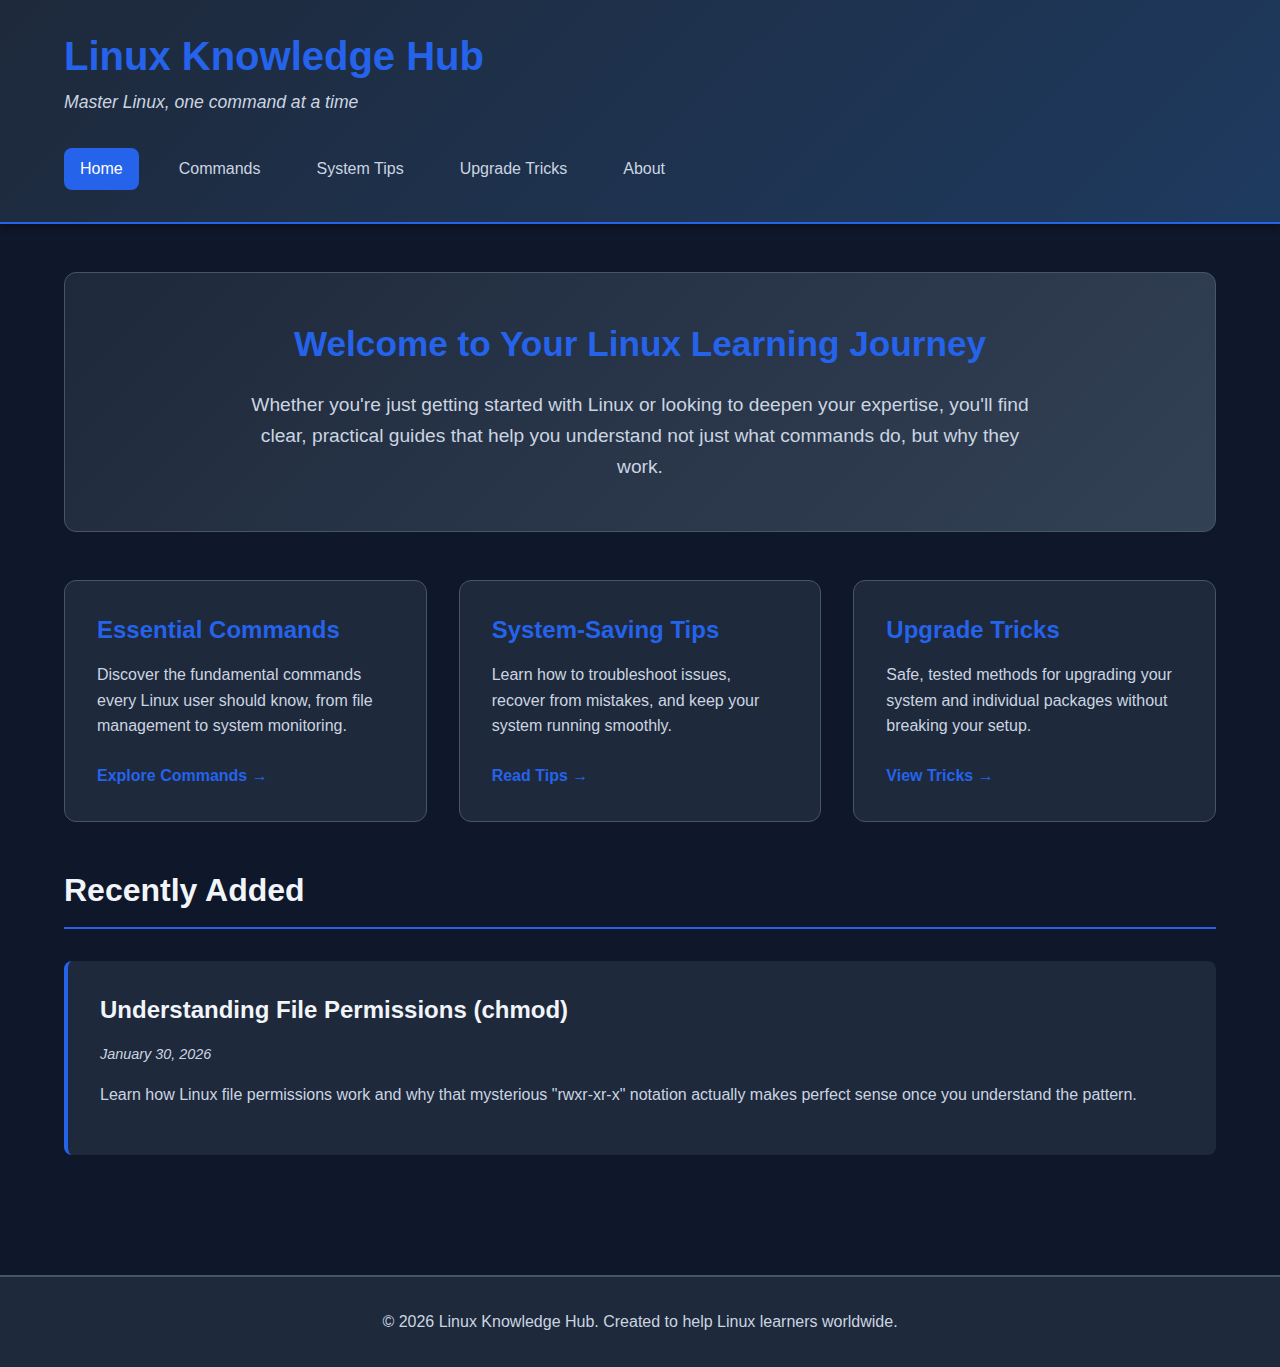
<file: index.html>
<!DOCTYPE html>
<html lang="en">
<head>
    <meta charset="UTF-8">
    <meta name="viewport" content="width=device-width, initial-scale=1.0">
    <meta name="description" content="Learn essential Linux commands, system-saving tips, and upgrade tricks. Clear, beginner-friendly guides for Linux users.">
    <title>Linux Knowledge Hub - Commands, Tips & Tricks</title>
    <link rel="stylesheet" href="css/style.css">
</head>
<body>
    <header class="site-header">
        <div class="container">
            <h1 class="site-title">Linux Knowledge Hub</h1>
            <p class="site-tagline">Master Linux, one command at a time</p>
            <nav class="main-nav">
                <ul>
                    <li><a href="index.html" class="active">Home</a></li>
                    <li><a href="pages/commands.html">Commands</a></li>
                    <li><a href="pages/tips.html">System Tips</a></li>
                    <li><a href="pages/upgrades.html">Upgrade Tricks</a></li>
                    <li><a href="pages/about.html">About</a></li>
                </ul>
            </nav>
        </div>
    </header>
    <main class="main-content">
        <div class="container">
            <section class="hero">
                <h2>Welcome to Your Linux Learning Journey</h2>
                <p>Whether you're just getting started with Linux or looking to deepen your expertise, you'll find clear, practical guides that help you understand not just what commands do, but why they work.</p>
            </section>
            <section class="content-grid">
                <article class="card">
                    <h3>Essential Commands</h3>
                    <p>Discover the fundamental commands every Linux user should know, from file management to system monitoring.</p>
                    <a href="pages/commands.html" class="card-link">Explore Commands →</a>
                </article>
                <article class="card">
                    <h3>System-Saving Tips</h3>
                    <p>Learn how to troubleshoot issues, recover from mistakes, and keep your system running smoothly.</p>
                    <a href="pages/tips.html" class="card-link">Read Tips →</a>
                </article>
                <article class="card">
                    <h3>Upgrade Tricks</h3>
                    <p>Safe, tested methods for upgrading your system and individual packages without breaking your setup.</p>
                    <a href="pages/upgrades.html" class="card-link">View Tricks →</a>
                </article>
            </section>
            <section class="latest-content">
                <h2>Recently Added</h2>
                <article class="content-preview">
                    <h3><a href="pages/example-guide.html">Understanding File Permissions (chmod)</a></h3>
                    <p class="date">January 30, 2026</p>
                    <p>Learn how Linux file permissions work and why that mysterious "rwxr-xr-x" notation actually makes perfect sense once you understand the pattern.</p>
                </article>
            </section>
        </div>
    </main>
    <footer class="site-footer">
        <div class="container">
            <p>&copy; 2026 Linux Knowledge Hub. Created to help Linux learners worldwide.</p>
        </div>
    </footer>
</body>
</html>
</file>
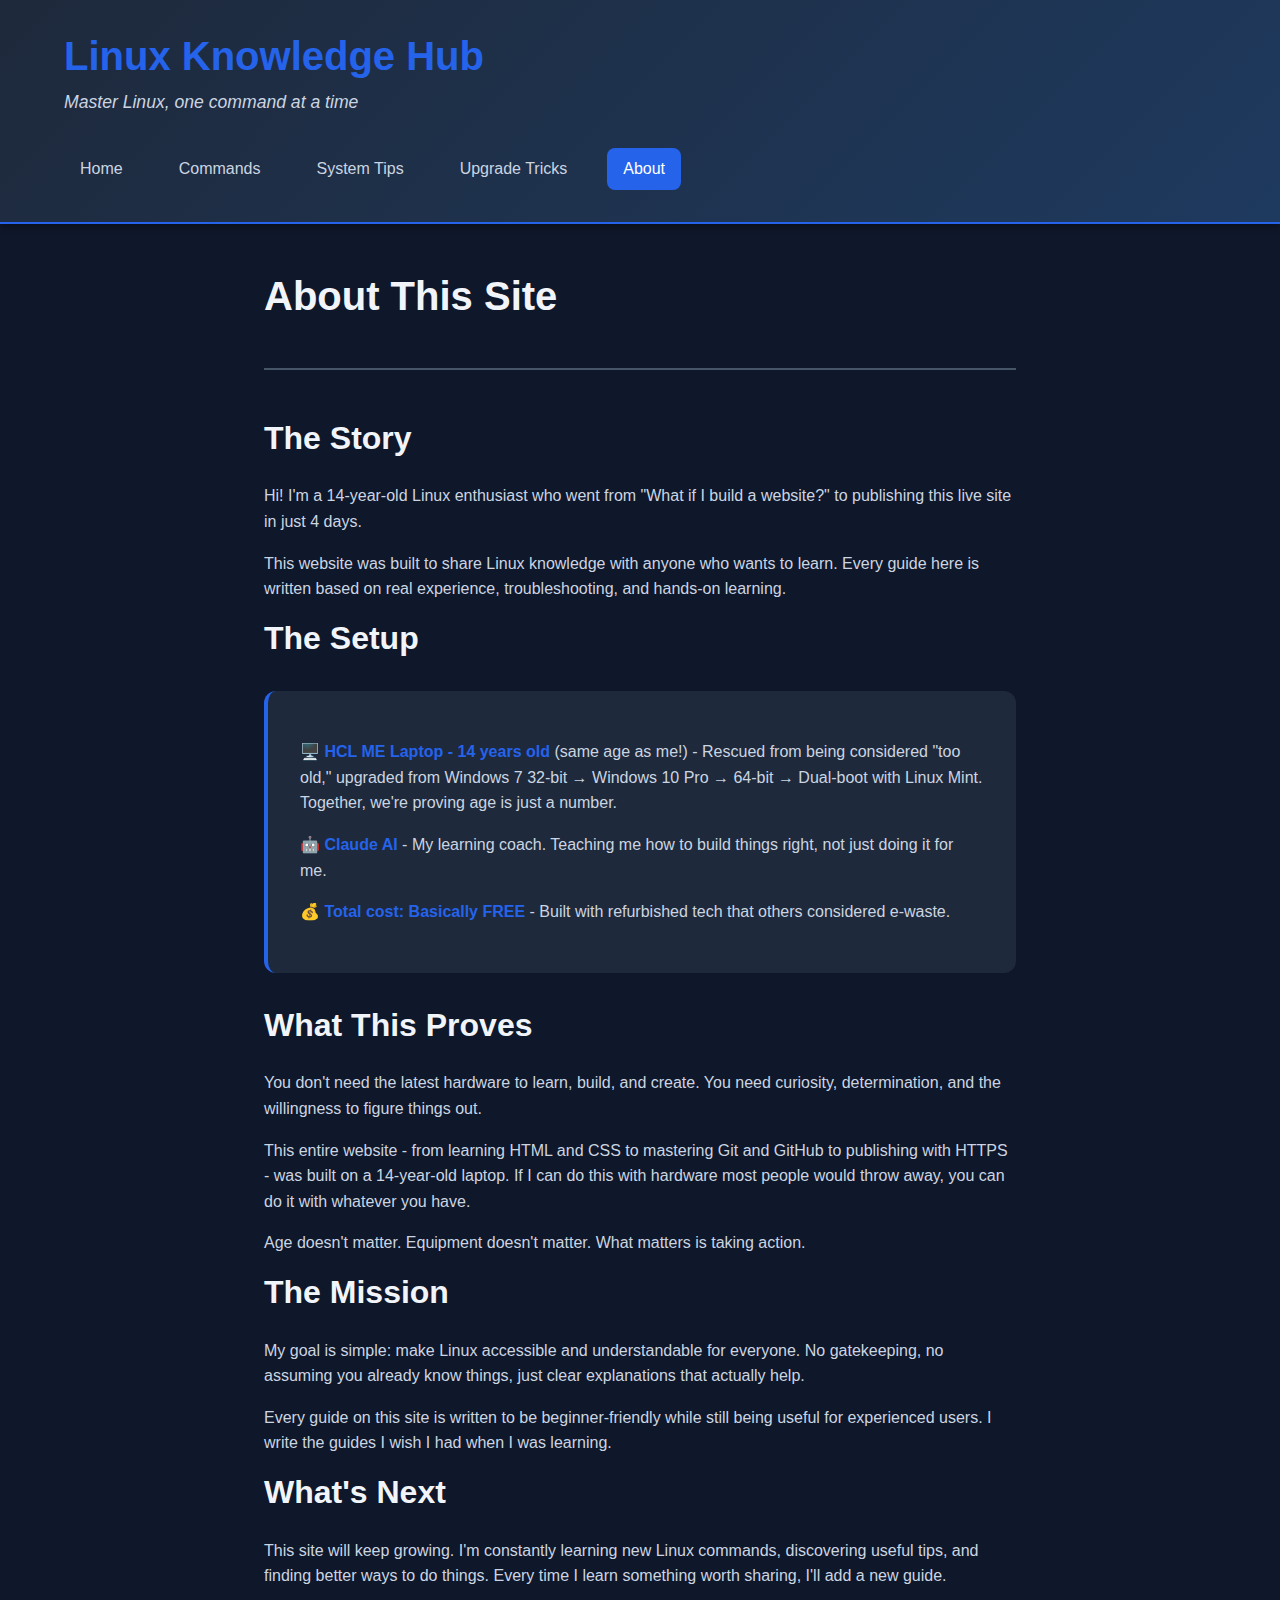
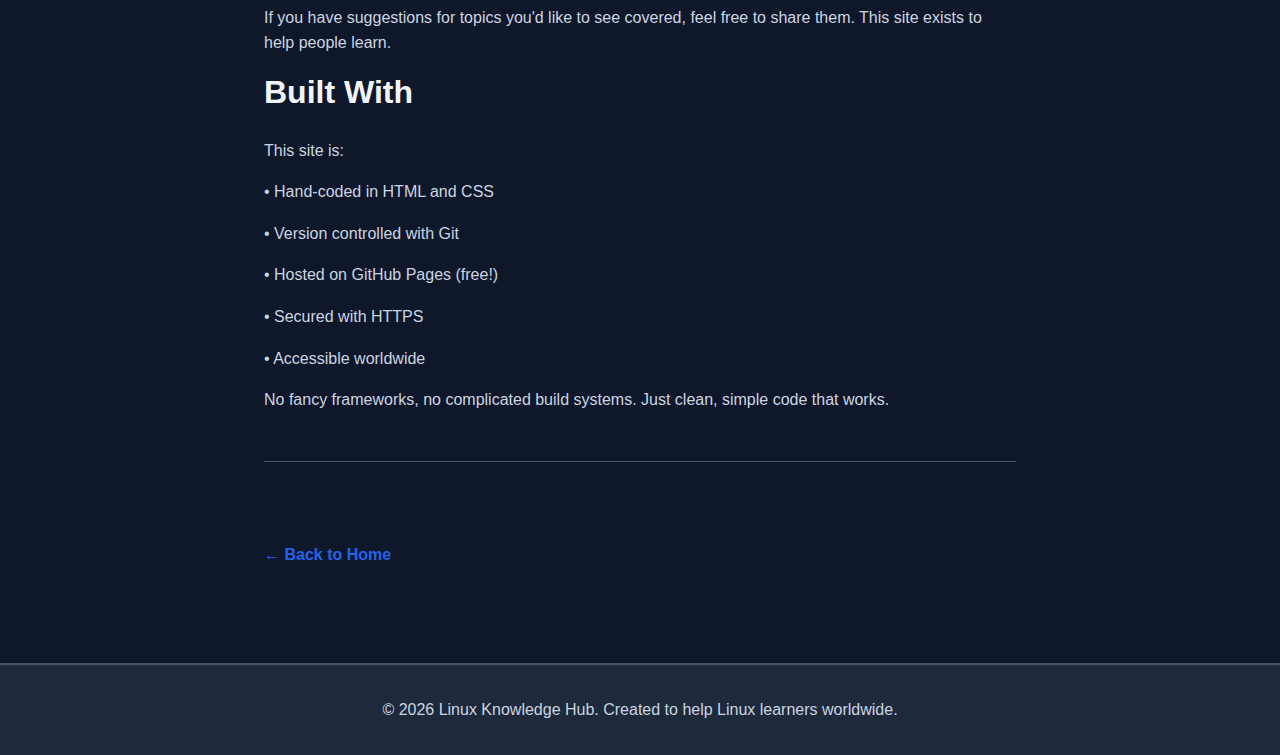
<file: pages/about.html>
<!DOCTYPE html>
<html lang="en">
<head>
    <meta charset="UTF-8">
    <meta name="viewport" content="width=device-width, initial-scale=1.0">
    <meta name="description" content="The story of how a 14-year-old built a Linux knowledge website using 14-year-old tech and determination.">
    <title>About - Linux Knowledge Hub</title>
    <link rel="stylesheet" href="../css/style.css">
    <style>
        .article-content {
            max-width: 800px;
            margin: 0 auto;
        }
        .article-header {
            margin-bottom: var(--space-xl);
            padding-bottom: var(--space-md);
            border-bottom: 2px solid var(--border-color);
        }
        .tech-stack {
            background-color: var(--surface);
            padding: var(--space-lg);
            border-radius: var(--radius-lg);
            border-left: 4px solid var(--primary-color);
            margin: var(--space-lg) 0;
        }
        .tech-item {
            margin: var(--space-sm) 0;
            color: var(--text-secondary);
        }
        .highlight {
            color: var(--primary-color);
            font-weight: 600;
        }
        .back-link {
            display: inline-block;
            margin-top: var(--space-xl);
            color: var(--primary-color);
            text-decoration: none;
            font-weight: 600;
        }
        .back-link:hover {
            color: var(--primary-dark);
        }
    </style>
</head>
<body>
    <header class="site-header">
        <div class="container">
            <h1 class="site-title">Linux Knowledge Hub</h1>
            <p class="site-tagline">Master Linux, one command at a time</p>
            <nav class="main-nav">
                <ul>
                    <li><a href="../index.html">Home</a></li>
                    <li><a href="commands.html">Commands</a></li>
                    <li><a href="tips.html">System Tips</a></li>
                    <li><a href="upgrades.html">Upgrade Tricks</a></li>
                    <li><a href="about.html" class="active">About</a></li>
                </ul>
            </nav>
        </div>
    </header>
    <main class="main-content">
        <article class="container article-content">
            <header class="article-header">
                <h1>About This Site</h1>
            </header>

            <section>
                <h2>The Story</h2>
                <p>Hi! I'm a 14-year-old Linux enthusiast who went from "What if I build a website?" to publishing this live site in just 4 days.</p>
                
                <p>This website was built to share Linux knowledge with anyone who wants to learn. Every guide here is written based on real experience, troubleshooting, and hands-on learning.</p>
            </section>

            <section>
                <h2>The Setup</h2>
                <div class="tech-stack">
                    <div class="tech-item">
                        🖥️ <span class="highlight">HCL ME Laptop - 14 years old</span> (same age as me!) - Rescued from being considered "too old," upgraded from Windows 7 32-bit → Windows 10 Pro → 64-bit → Dual-boot with Linux Mint. Together, we're proving age is just a number.
                    </div>
                    <div class="tech-item">
                        🤖 <span class="highlight">Claude AI</span> - My learning coach. Teaching me how to build things right, not just doing it for me.
                    </div>
                    <div class="tech-item">
                        💰 <span class="highlight">Total cost: Basically FREE</span> - Built with refurbished tech that others considered e-waste.
                    </div>
                </div>
            </section>

            <section>
                <h2>What This Proves</h2>
                <p>You don't need the latest hardware to learn, build, and create. You need curiosity, determination, and the willingness to figure things out.</p>
                
                <p>This entire website - from learning HTML and CSS to mastering Git and GitHub to publishing with HTTPS - was built on a 14-year-old laptop. If I can do this with hardware most people would throw away, you can do it with whatever you have.</p>
                
                <p>Age doesn't matter. Equipment doesn't matter. What matters is taking action.</p>
            </section>

            <section>
                <h2>The Mission</h2>
                <p>My goal is simple: make Linux accessible and understandable for everyone. No gatekeeping, no assuming you already know things, just clear explanations that actually help.</p>
                
                <p>Every guide on this site is written to be beginner-friendly while still being useful for experienced users. I write the guides I wish I had when I was learning.</p>
            </section>

            <section>
                <h2>What's Next</h2>
                <p>This site will keep growing. I'm constantly learning new Linux commands, discovering useful tips, and finding better ways to do things. Every time I learn something worth sharing, I'll add a new guide.</p>
                
                <p>If you have suggestions for topics you'd like to see covered, feel free to share them. This site exists to help people learn.</p>
            </section>

            <section>
                <h2>Built With</h2>
                <p>This site is:</p>
                <p>• Hand-coded in HTML and CSS</p>
                <p>• Version controlled with Git</p>
                <p>• Hosted on GitHub Pages (free!)</p>
                <p>• Secured with HTTPS</p>
                <p>• Accessible worldwide</p>
                
                <p>No fancy frameworks, no complicated build systems. Just clean, simple code that works.</p>
            </section>

            <nav style="margin-top: var(--space-xl); padding-top: var(--space-lg); border-top: 1px solid var(--border-color);">
                <a href="../index.html" class="back-link">← Back to Home</a>
            </nav>
        </article>
    </main>
    <footer class="site-footer">
        <div class="container">
            <p>&copy; 2026 Linux Knowledge Hub. Created to help Linux learners worldwide.</p>
        </div>
    </footer>
</body>
</html>
</file>
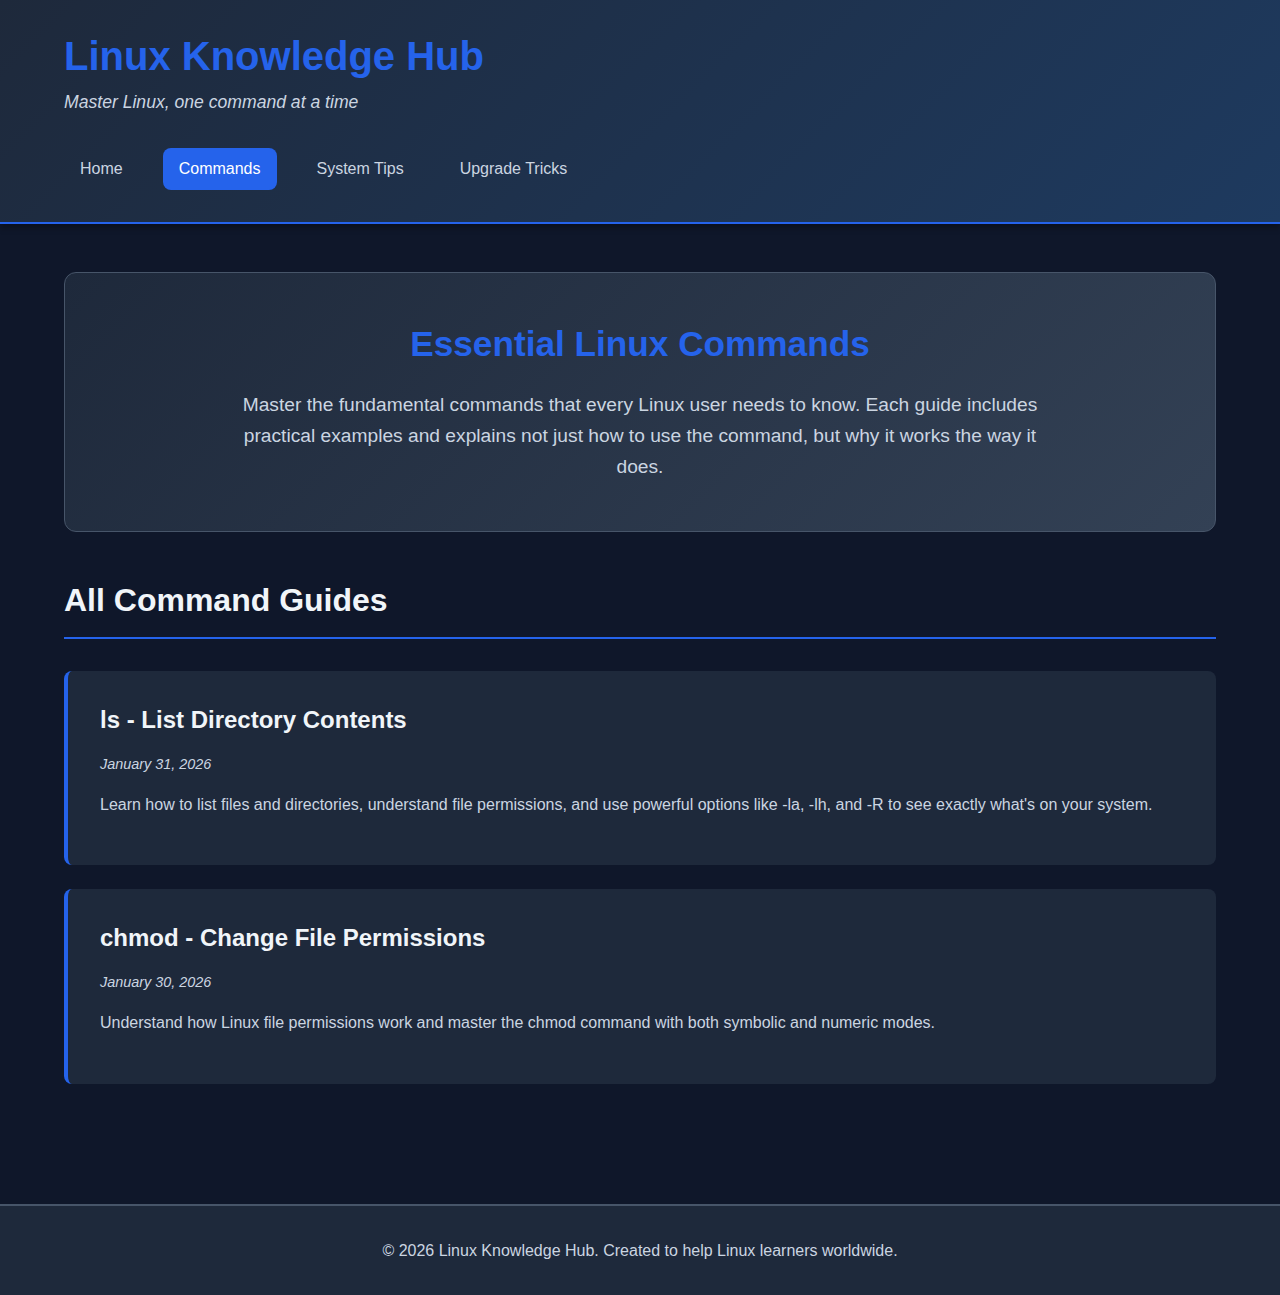
<file: pages/commands.html>
<!DOCTYPE html>
<html lang="en">
<head>
    <meta charset="UTF-8">
    <meta name="viewport" content="width=device-width, initial-scale=1.0">
    <meta name="description" content="Essential Linux commands every user should know - clear guides and practical examples.">
    <title>Essential Linux Commands - Linux Knowledge Hub</title>
    <link rel="stylesheet" href="../css/style.css">
</head>
<body>
    <header class="site-header">
        <div class="container">
            <h1 class="site-title">Linux Knowledge Hub</h1>
            <p class="site-tagline">Master Linux, one command at a time</p>
            <nav class="main-nav">
                <ul>
                    <li><a href="../index.html">Home</a></li>
                    <li><a href="commands.html" class="active">Commands</a></li>
                    <li><a href="tips.html">System Tips</a></li>
                    <li><a href="upgrades.html">Upgrade Tricks</a></li>
                </ul>
            </nav>
        </div>
    </header>
    <main class="main-content">
        <div class="container">
            <section class="hero">
                <h2>Essential Linux Commands</h2>
                <p>Master the fundamental commands that every Linux user needs to know. Each guide includes practical examples and explains not just how to use the command, but why it works the way it does.</p>
            </section>
            
            <section class="latest-content">
                <h2>All Command Guides</h2>
                
                <article class="content-preview">
                    <h3><a href="ls-command.html">ls - List Directory Contents</a></h3>
                    <p class="date">January 31, 2026</p>
                    <p>Learn how to list files and directories, understand file permissions, and use powerful options like -la, -lh, and -R to see exactly what's on your system.</p>
                </article>

                <article class="content-preview">
                    <h3><a href="example-guide.html">chmod - Change File Permissions</a></h3>
                    <p class="date">January 30, 2026</p>
                    <p>Understand how Linux file permissions work and master the chmod command with both symbolic and numeric modes.</p>
                </article>
                
                <!-- You'll add more command guides here as you create them -->
                
            </section>
        </div>
    </main>
    <footer class="site-footer">
        <div class="container">
            <p>&copy; 2026 Linux Knowledge Hub. Created to help Linux learners worldwide.</p>
        </div>
    </footer>
</body>
</html>
</file>
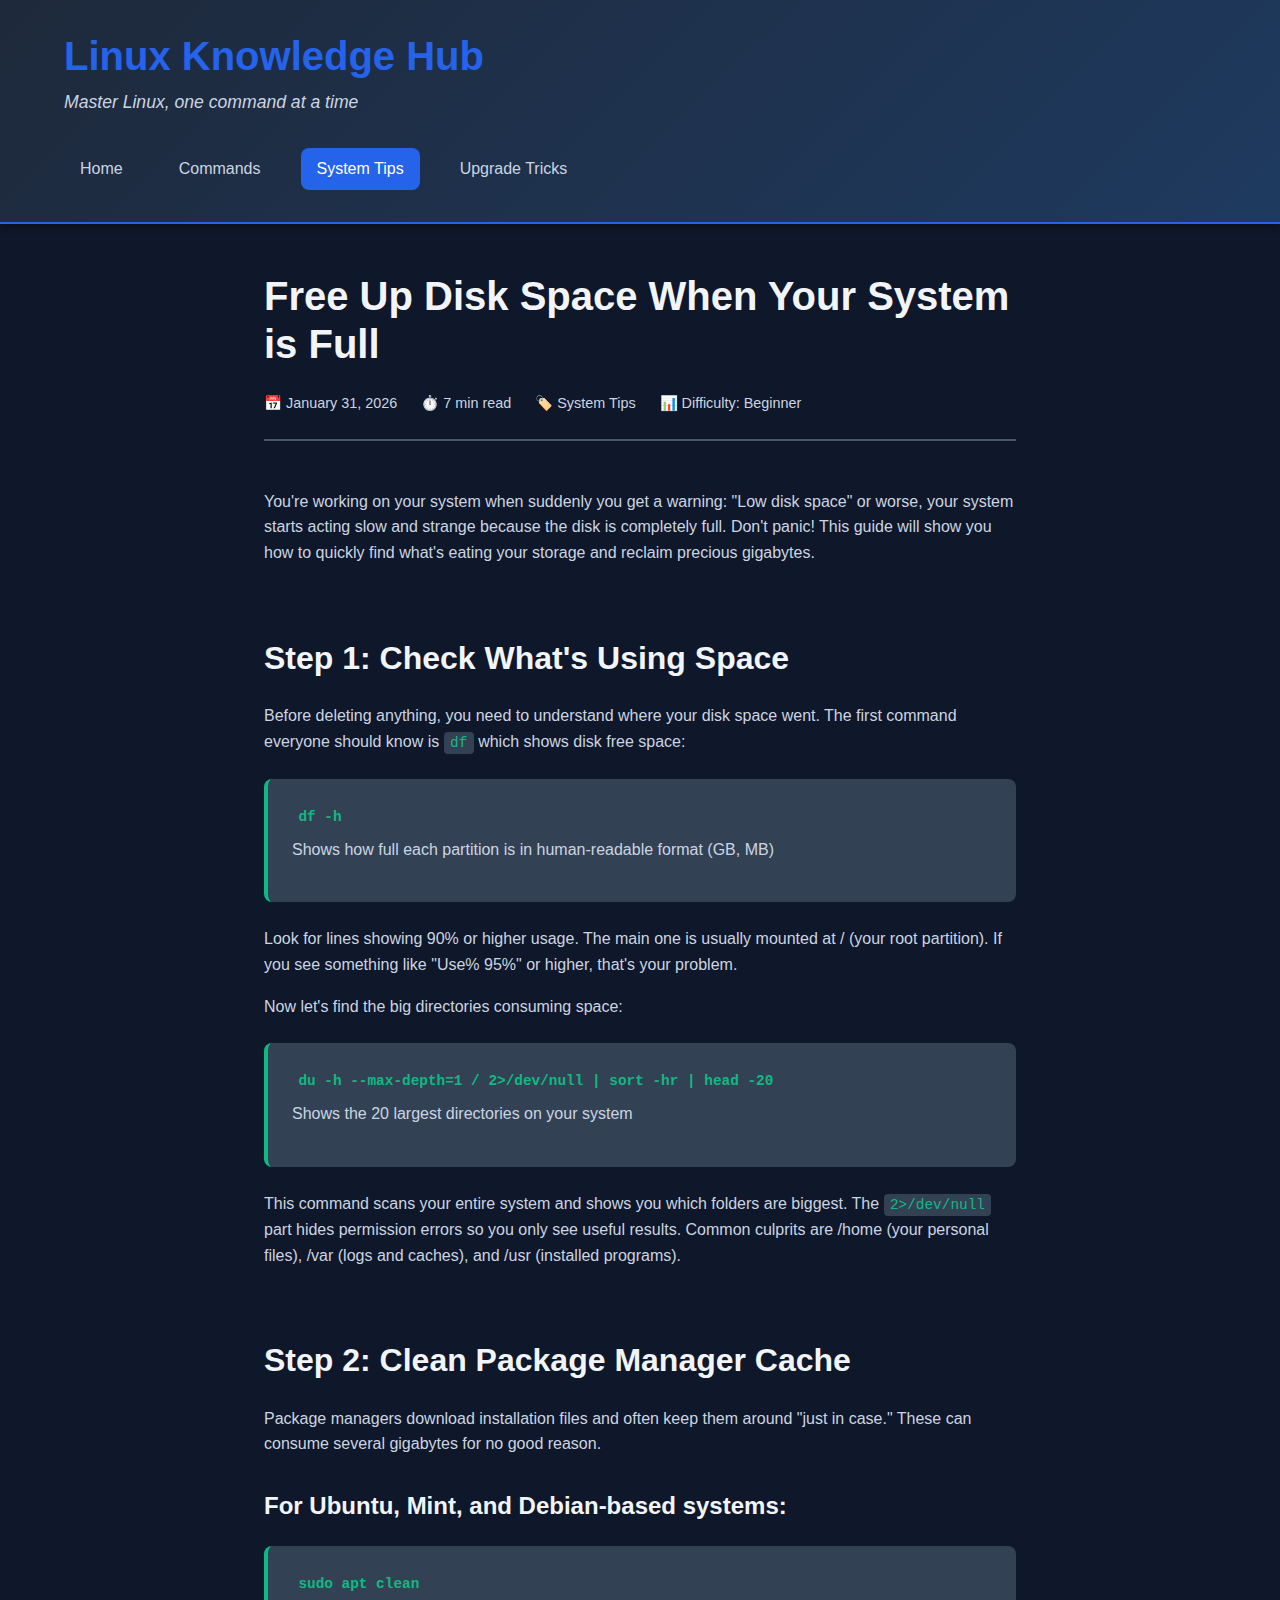
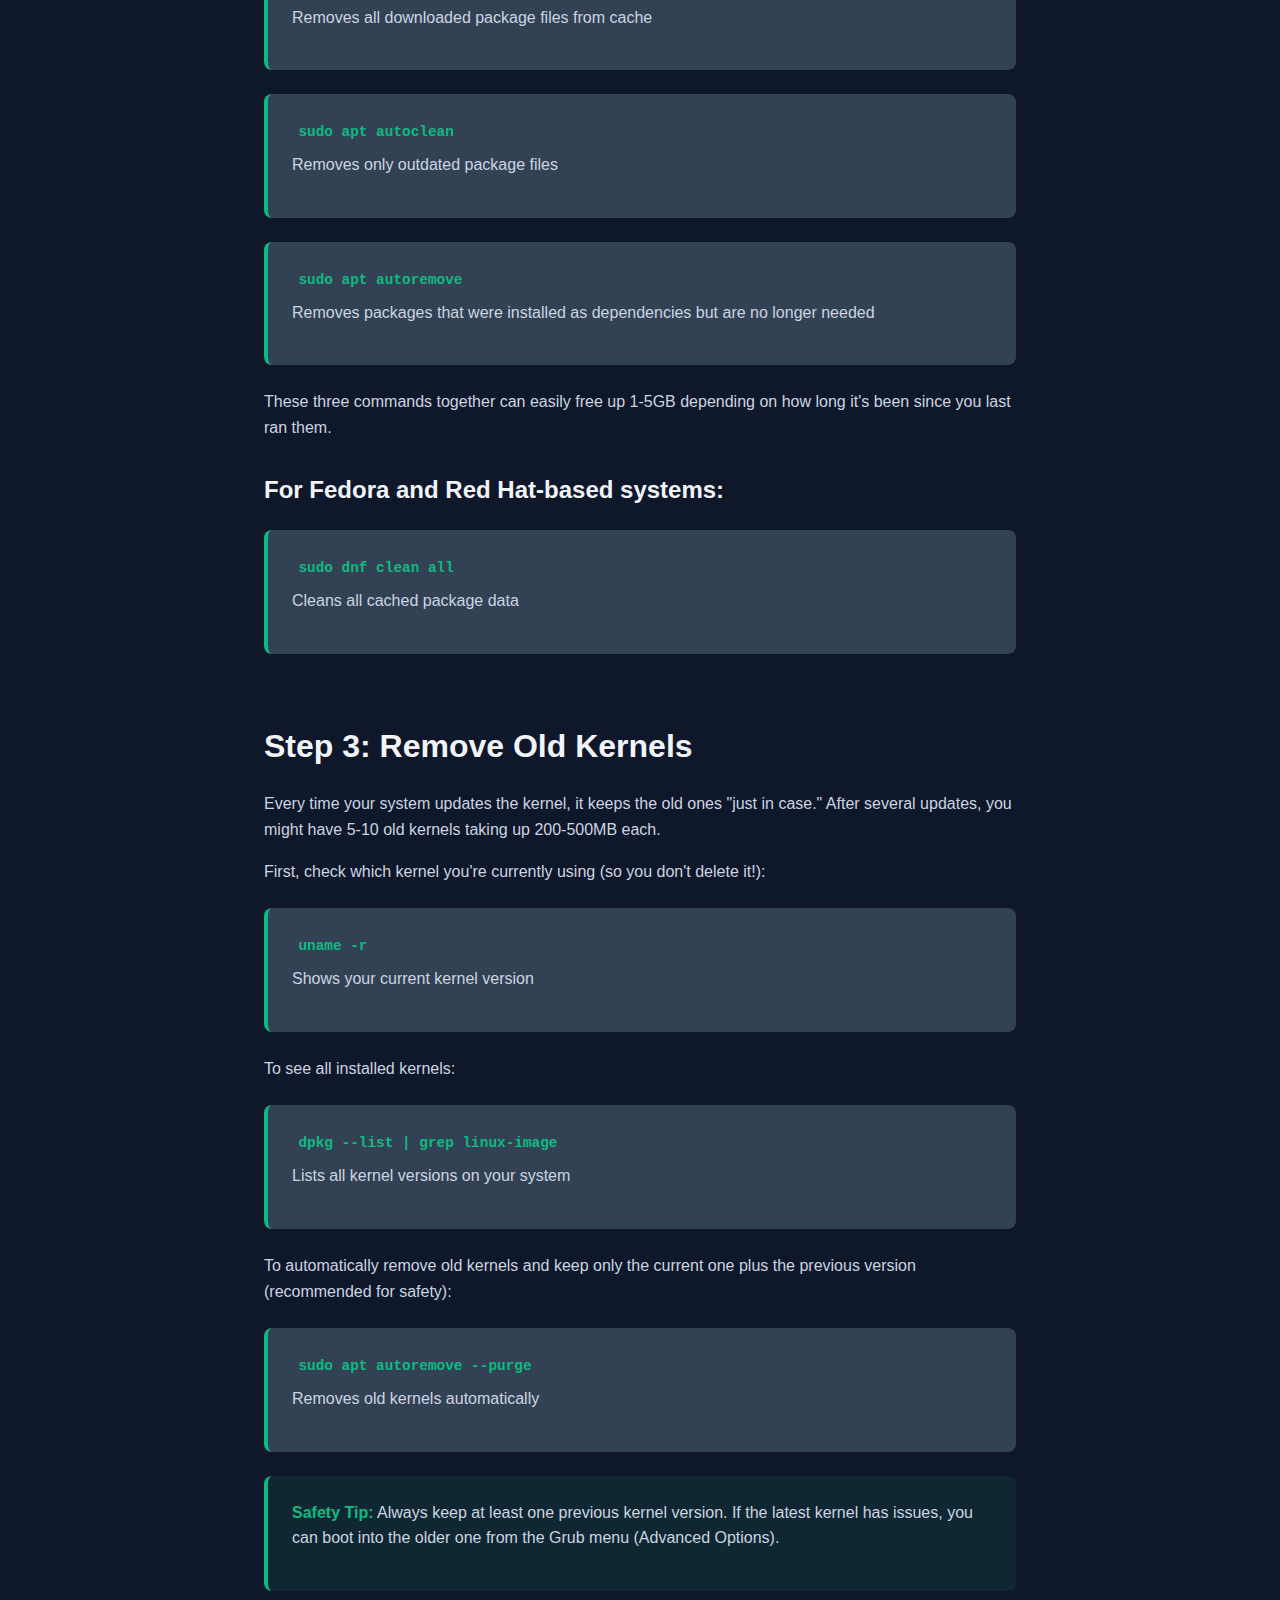
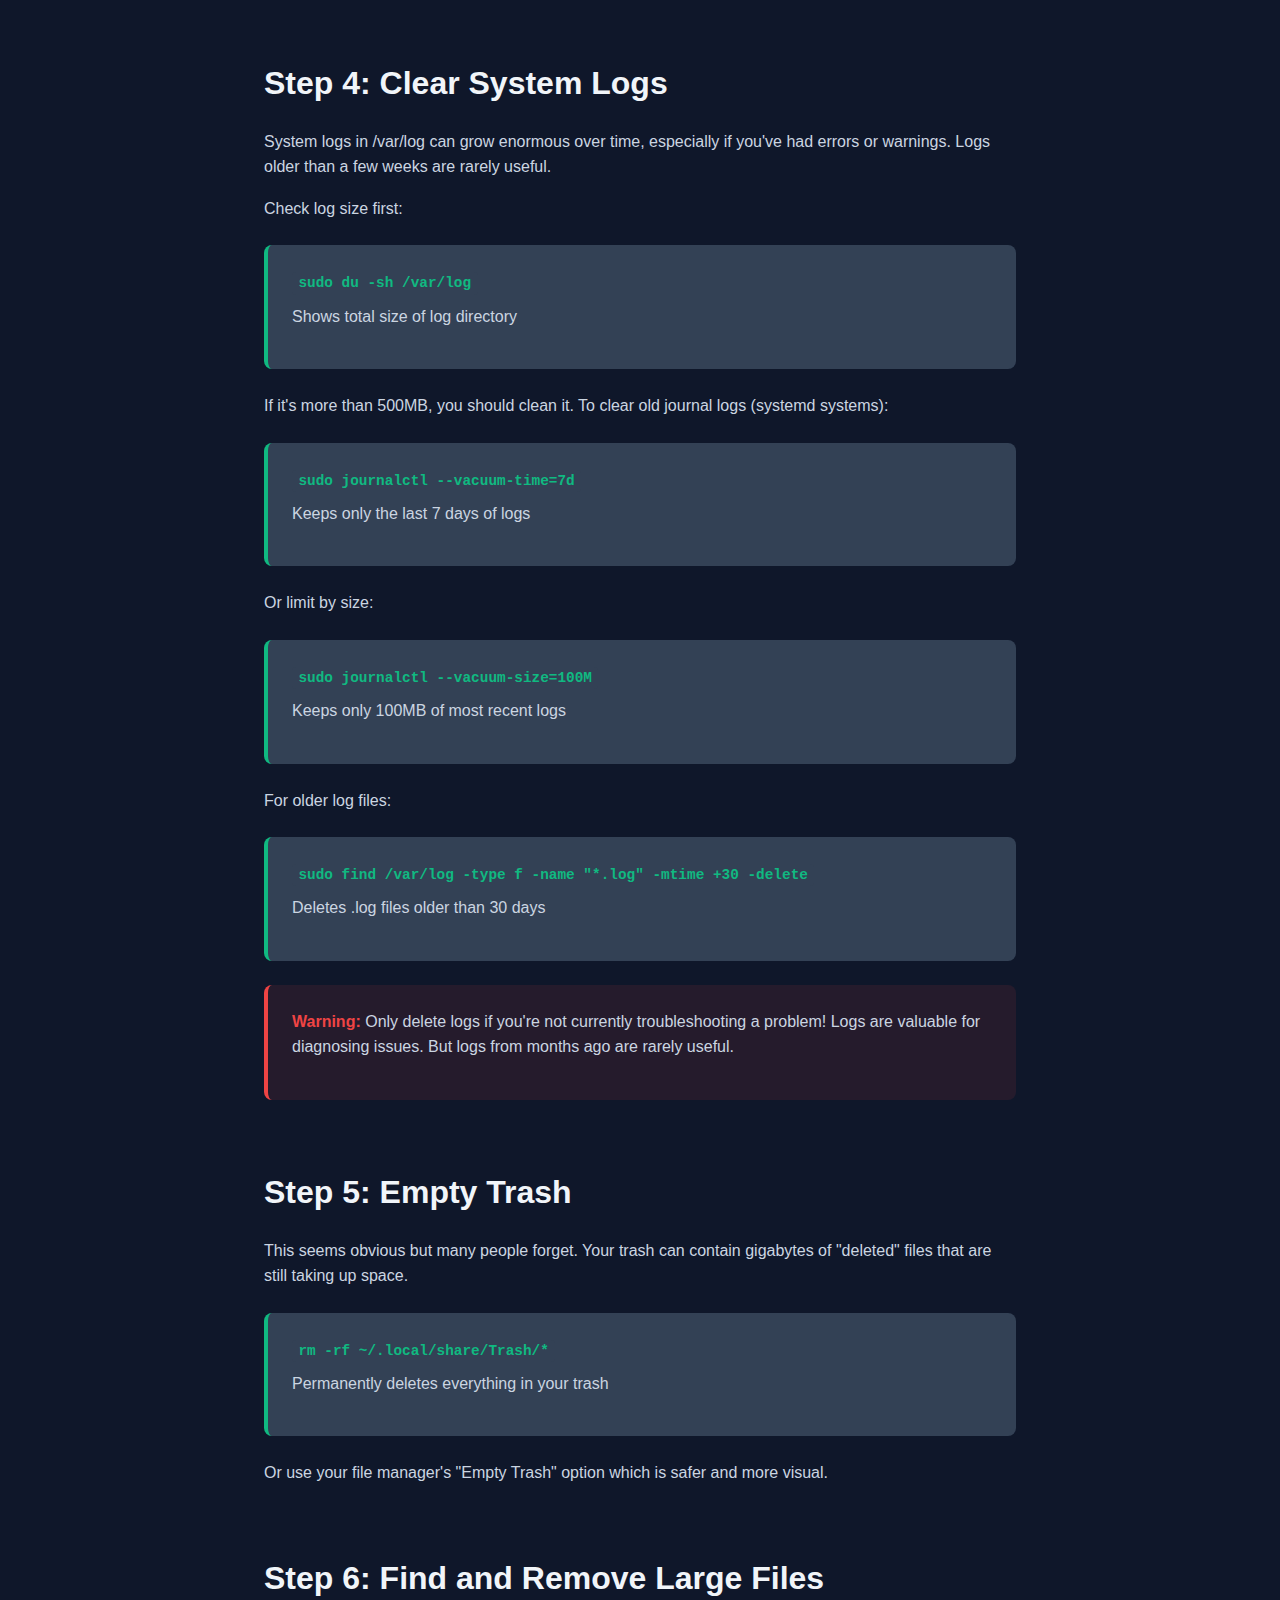
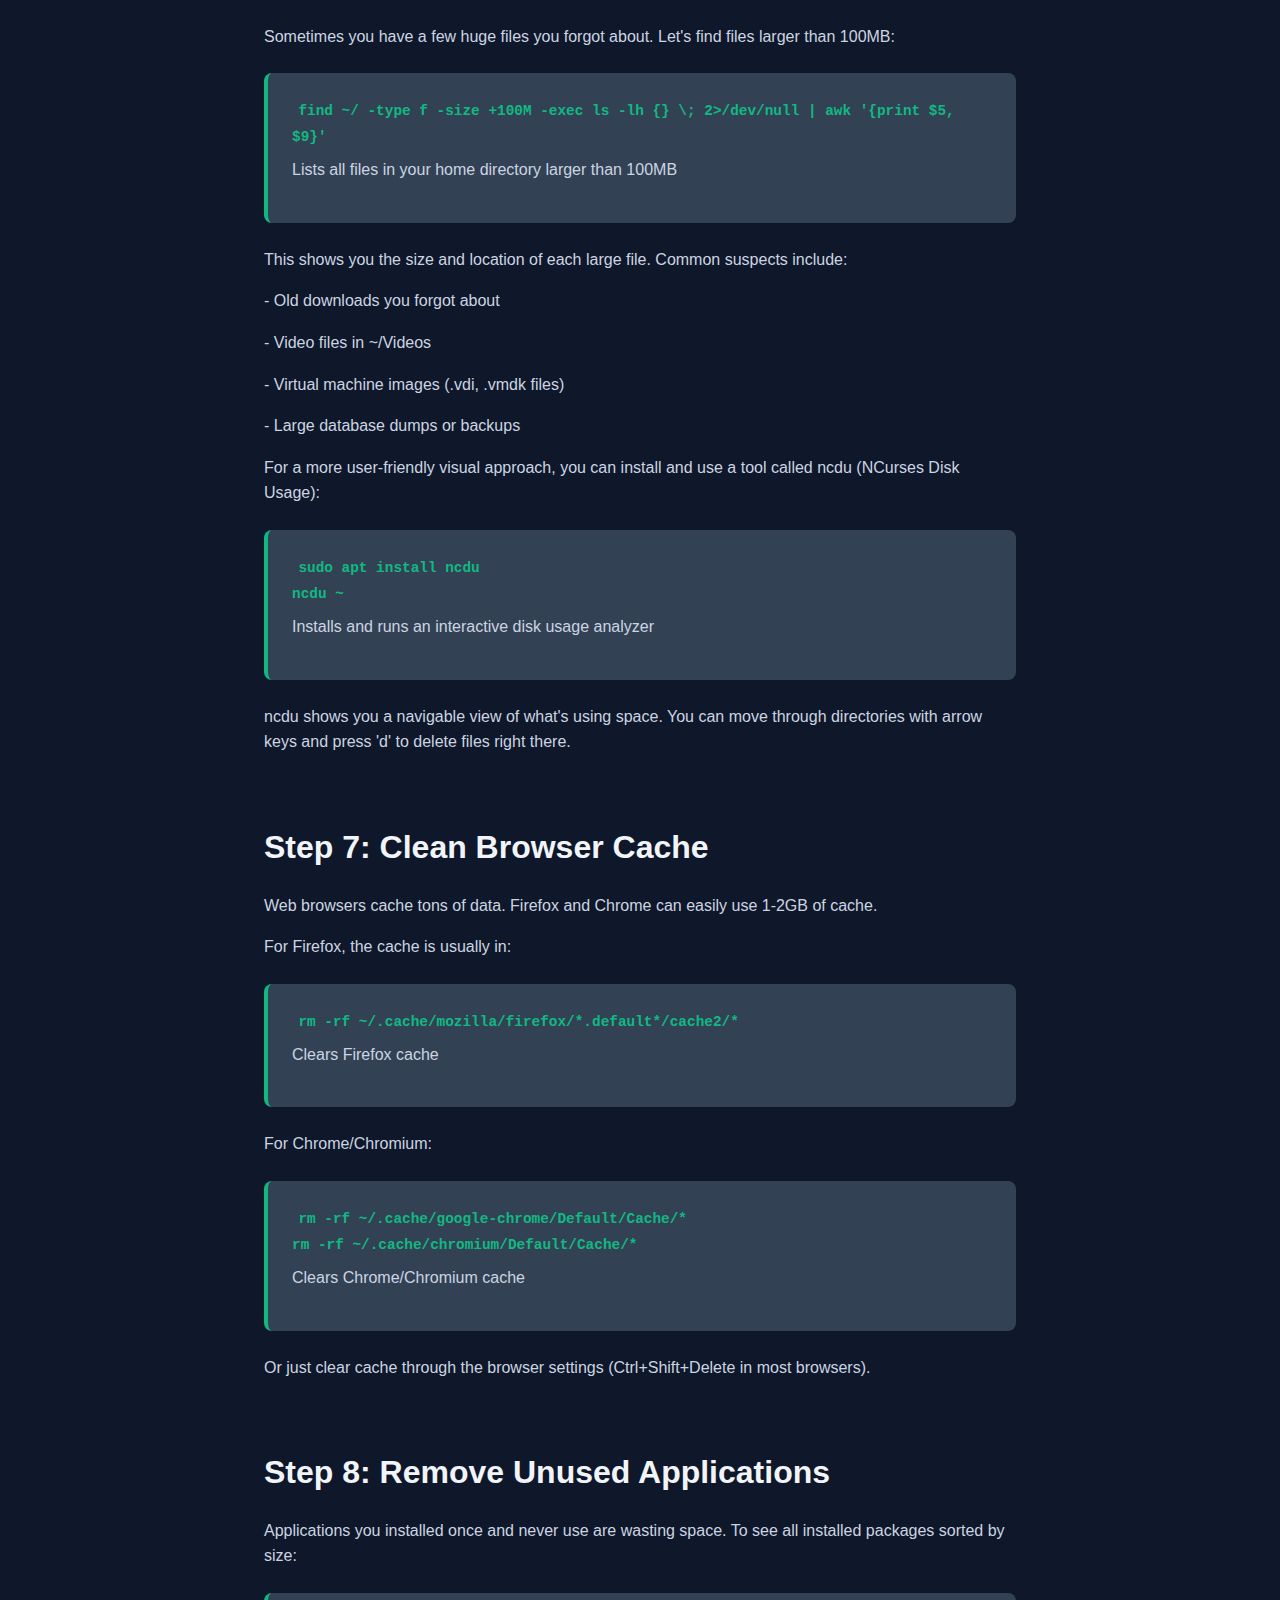
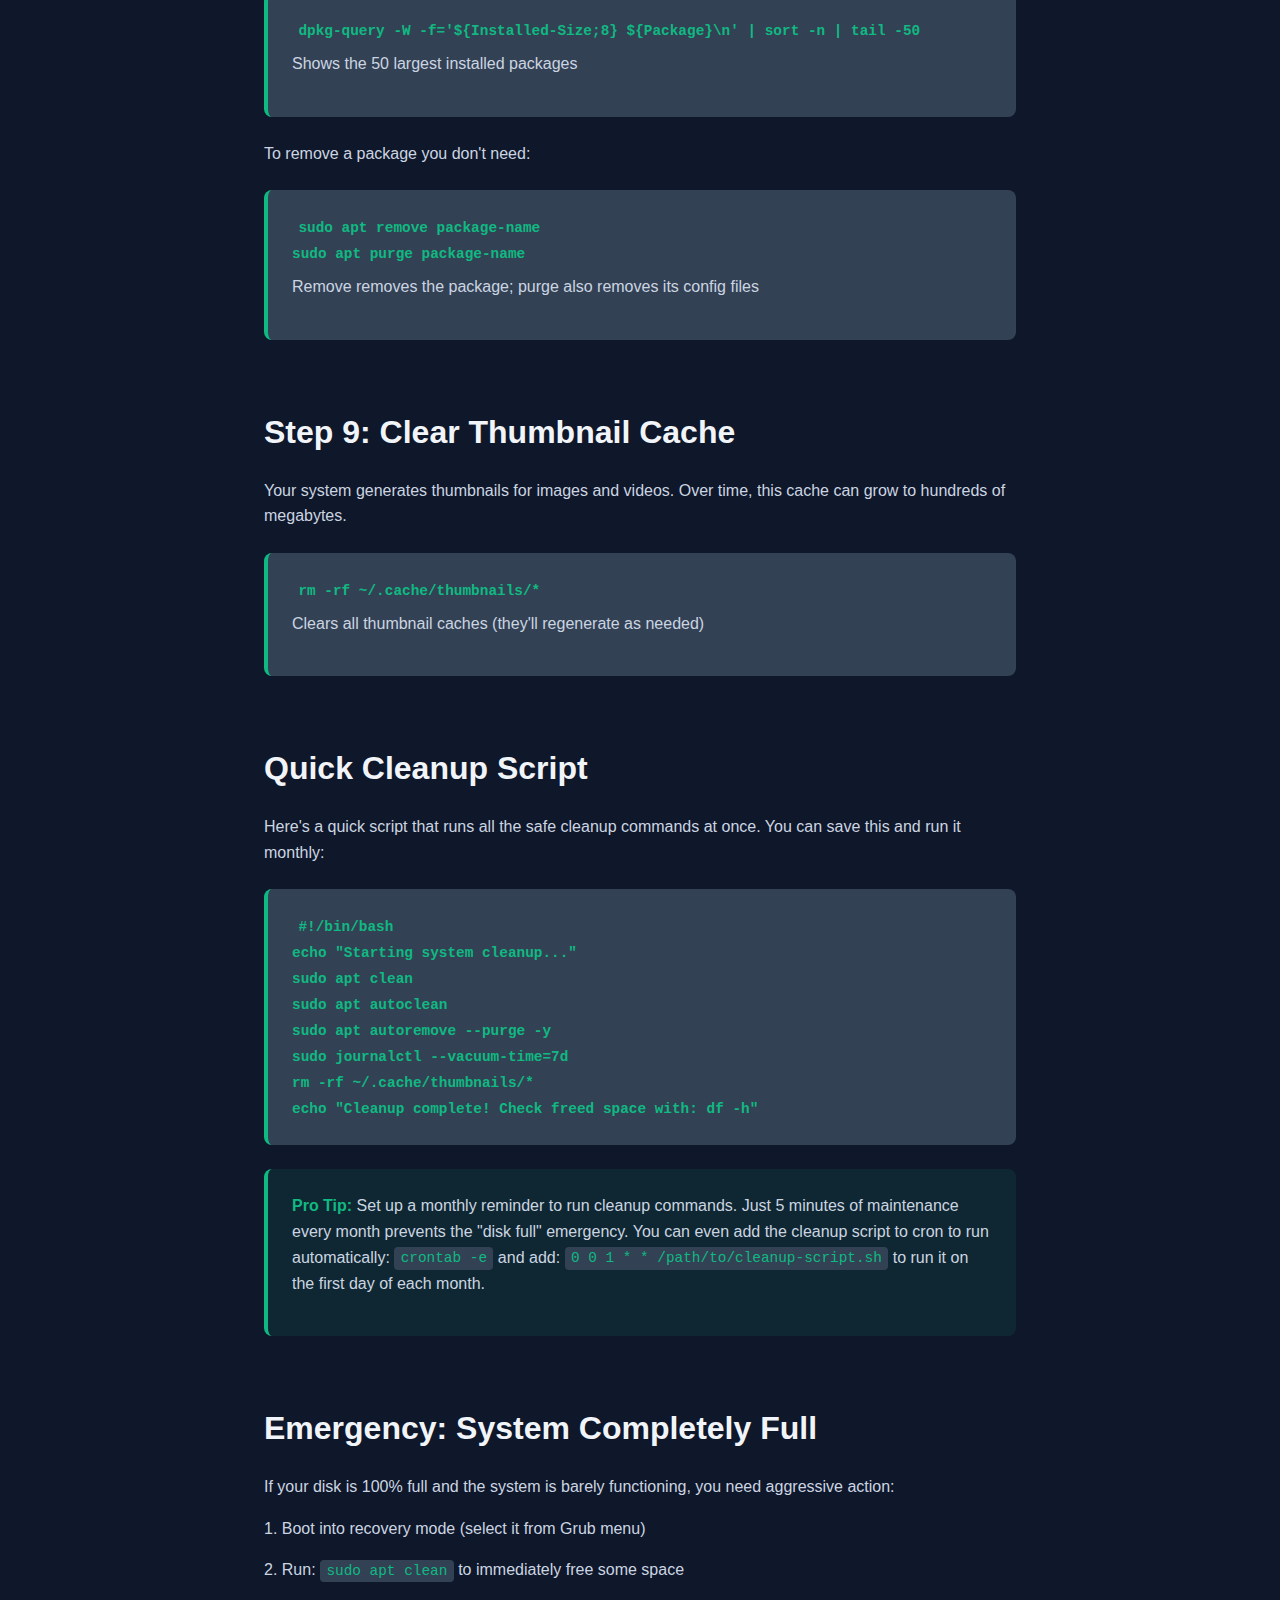
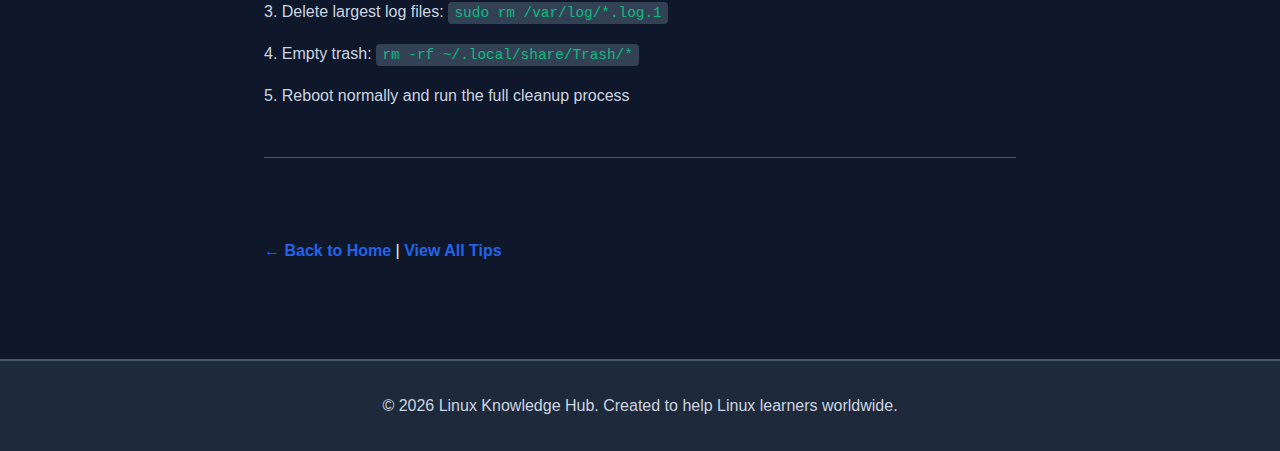
<file: pages/disk-space-cleanup.html>
<!DOCTYPE html>
<html lang="en">
<head>
    <meta charset="UTF-8">
    <meta name="viewport" content="width=device-width, initial-scale=1.0">
    <meta name="description" content="Learn how to free up disk space when your Linux system is full - find large files, clean caches, and reclaim storage.">
    <title>Free Up Disk Space When Your System is Full - Linux Knowledge Hub</title>
    <link rel="stylesheet" href="../css/style.css">
    <style>
        .article-content {
            max-width: 800px;
            margin: 0 auto;
        }
        .article-header {
            margin-bottom: var(--space-xl);
            padding-bottom: var(--space-md);
            border-bottom: 2px solid var(--border-color);
        }
        .article-meta {
            display: flex;
            gap: var(--space-md);
            margin-top: var(--space-sm);
            font-size: 0.9rem;
            color: var(--text-secondary);
            flex-wrap: wrap;
        }
        .article-content h2 {
            margin-top: var(--space-xl);
            padding-top: var(--space-md);
        }
        .article-content h3 {
            margin-top: var(--space-lg);
        }
        .command-box {
            background-color: var(--surface-light);
            border-left: 4px solid var(--success);
            padding: var(--space-md);
            border-radius: var(--radius);
            margin: var(--space-md) 0;
        }
        .command-box code {
            color: var(--success);
            font-weight: 600;
        }
        .warning-box {
            background-color: rgba(239, 68, 68, 0.1);
            border-left: 4px solid #ef4444;
            padding: var(--space-md);
            border-radius: var(--radius);
            margin: var(--space-md) 0;
        }
        .warning-box strong {
            color: #ef4444;
        }
        .tip-box {
            background-color: rgba(16, 185, 129, 0.1);
            border-left: 4px solid var(--success);
            padding: var(--space-md);
            border-radius: var(--radius);
            margin: var(--space-md) 0;
        }
        .tip-box strong {
            color: var(--success);
        }
        .back-link {
            display: inline-block;
            margin-top: var(--space-xl);
            color: var(--primary-color);
            text-decoration: none;
            font-weight: 600;
        }
        .back-link:hover {
            color: var(--primary-dark);
        }
    </style>
</head>
<body>
    <header class="site-header">
        <div class="container">
            <h1 class="site-title">Linux Knowledge Hub</h1>
            <p class="site-tagline">Master Linux, one command at a time</p>
            <nav class="main-nav">
                <ul>
                    <li><a href="../index.html">Home</a></li>
                    <li><a href="commands.html">Commands</a></li>
                    <li><a href="tips.html" class="active">System Tips</a></li>
                    <li><a href="upgrades.html">Upgrade Tricks</a></li>
                </ul>
            </nav>
        </div>
    </header>
    <main class="main-content">
        <article class="container article-content">
            <header class="article-header">
                <h1>Free Up Disk Space When Your System is Full</h1>
                <div class="article-meta">
                    <span>📅 January 31, 2026</span>
                    <span>⏱️ 7 min read</span>
                    <span>🏷️ System Tips</span>
                    <span>📊 Difficulty: Beginner</span>
                </div>
            </header>

            <section>
                <p>You're working on your system when suddenly you get a warning: "Low disk space" or worse, your system starts acting slow and strange because the disk is completely full. Don't panic! This guide will show you how to quickly find what's eating your storage and reclaim precious gigabytes.</p>
            </section>

            <section>
                <h2>Step 1: Check What's Using Space</h2>
                <p>Before deleting anything, you need to understand where your disk space went. The first command everyone should know is <code>df</code> which shows disk free space:</p>

                <div class="command-box">
                    <code>df -h</code>
                    <p style="margin-top: 0.5rem; color: var(--text-secondary);">Shows how full each partition is in human-readable format (GB, MB)</p>
                </div>

                <p>Look for lines showing 90% or higher usage. The main one is usually mounted at / (your root partition). If you see something like "Use% 95%" or higher, that's your problem.</p>

                <p>Now let's find the big directories consuming space:</p>

                <div class="command-box">
                    <code>du -h --max-depth=1 / 2>/dev/null | sort -hr | head -20</code>
                    <p style="margin-top: 0.5rem; color: var(--text-secondary);">Shows the 20 largest directories on your system</p>
                </div>

                <p>This command scans your entire system and shows you which folders are biggest. The <code>2>/dev/null</code> part hides permission errors so you only see useful results. Common culprits are /home (your personal files), /var (logs and caches), and /usr (installed programs).</p>
            </section>

            <section>
                <h2>Step 2: Clean Package Manager Cache</h2>
                <p>Package managers download installation files and often keep them around "just in case." These can consume several gigabytes for no good reason.</p>

                <h3>For Ubuntu, Mint, and Debian-based systems:</h3>

                <div class="command-box">
                    <code>sudo apt clean</code>
                    <p style="margin-top: 0.5rem; color: var(--text-secondary);">Removes all downloaded package files from cache</p>
                </div>

                <div class="command-box">
                    <code>sudo apt autoclean</code>
                    <p style="margin-top: 0.5rem; color: var(--text-secondary);">Removes only outdated package files</p>
                </div>

                <div class="command-box">
                    <code>sudo apt autoremove</code>
                    <p style="margin-top: 0.5rem; color: var(--text-secondary);">Removes packages that were installed as dependencies but are no longer needed</p>
                </div>

                <p>These three commands together can easily free up 1-5GB depending on how long it's been since you last ran them.</p>

                <h3>For Fedora and Red Hat-based systems:</h3>

                <div class="command-box">
                    <code>sudo dnf clean all</code>
                    <p style="margin-top: 0.5rem; color: var(--text-secondary);">Cleans all cached package data</p>
                </div>
            </section>

            <section>
                <h2>Step 3: Remove Old Kernels</h2>
                <p>Every time your system updates the kernel, it keeps the old ones "just in case." After several updates, you might have 5-10 old kernels taking up 200-500MB each.</p>

                <p>First, check which kernel you're currently using (so you don't delete it!):</p>

                <div class="command-box">
                    <code>uname -r</code>
                    <p style="margin-top: 0.5rem; color: var(--text-secondary);">Shows your current kernel version</p>
                </div>

                <p>To see all installed kernels:</p>

                <div class="command-box">
                    <code>dpkg --list | grep linux-image</code>
                    <p style="margin-top: 0.5rem; color: var(--text-secondary);">Lists all kernel versions on your system</p>
                </div>

                <p>To automatically remove old kernels and keep only the current one plus the previous version (recommended for safety):</p>

                <div class="command-box">
                    <code>sudo apt autoremove --purge</code>
                    <p style="margin-top: 0.5rem; color: var(--text-secondary);">Removes old kernels automatically</p>
                </div>

                <div class="tip-box">
                    <p><strong>Safety Tip:</strong> Always keep at least one previous kernel version. If the latest kernel has issues, you can boot into the older one from the Grub menu (Advanced Options).</p>
                </div>
            </section>

            <section>
                <h2>Step 4: Clear System Logs</h2>
                <p>System logs in /var/log can grow enormous over time, especially if you've had errors or warnings. Logs older than a few weeks are rarely useful.</p>

                <p>Check log size first:</p>

                <div class="command-box">
                    <code>sudo du -sh /var/log</code>
                    <p style="margin-top: 0.5rem; color: var(--text-secondary);">Shows total size of log directory</p>
                </div>

                <p>If it's more than 500MB, you should clean it. To clear old journal logs (systemd systems):</p>

                <div class="command-box">
                    <code>sudo journalctl --vacuum-time=7d</code>
                    <p style="margin-top: 0.5rem; color: var(--text-secondary);">Keeps only the last 7 days of logs</p>
                </div>

                <p>Or limit by size:</p>

                <div class="command-box">
                    <code>sudo journalctl --vacuum-size=100M</code>
                    <p style="margin-top: 0.5rem; color: var(--text-secondary);">Keeps only 100MB of most recent logs</p>
                </div>

                <p>For older log files:</p>

                <div class="command-box">
                    <code>sudo find /var/log -type f -name "*.log" -mtime +30 -delete</code>
                    <p style="margin-top: 0.5rem; color: var(--text-secondary);">Deletes .log files older than 30 days</p>
                </div>

                <div class="warning-box">
                    <p><strong>Warning:</strong> Only delete logs if you're not currently troubleshooting a problem! Logs are valuable for diagnosing issues. But logs from months ago are rarely useful.</p>
                </div>
            </section>

            <section>
                <h2>Step 5: Empty Trash</h2>
                <p>This seems obvious but many people forget. Your trash can contain gigabytes of "deleted" files that are still taking up space.</p>

                <div class="command-box">
                    <code>rm -rf ~/.local/share/Trash/*</code>
                    <p style="margin-top: 0.5rem; color: var(--text-secondary);">Permanently deletes everything in your trash</p>
                </div>

                <p>Or use your file manager's "Empty Trash" option which is safer and more visual.</p>
            </section>

            <section>
                <h2>Step 6: Find and Remove Large Files</h2>
                <p>Sometimes you have a few huge files you forgot about. Let's find files larger than 100MB:</p>

                <div class="command-box">
                    <code>find ~/ -type f -size +100M -exec ls -lh {} \; 2>/dev/null | awk '{print $5, $9}'</code>
                    <p style="margin-top: 0.5rem; color: var(--text-secondary);">Lists all files in your home directory larger than 100MB</p>
                </div>

                <p>This shows you the size and location of each large file. Common suspects include:</p>
                <p>- Old downloads you forgot about</p>
                <p>- Video files in ~/Videos</p>
                <p>- Virtual machine images (.vdi, .vmdk files)</p>
                <p>- Large database dumps or backups</p>

                <p>For a more user-friendly visual approach, you can install and use a tool called ncdu (NCurses Disk Usage):</p>

                <div class="command-box">
                    <code>sudo apt install ncdu<br>
ncdu ~</code>
                    <p style="margin-top: 0.5rem; color: var(--text-secondary);">Installs and runs an interactive disk usage analyzer</p>
                </div>

                <p>ncdu shows you a navigable view of what's using space. You can move through directories with arrow keys and press 'd' to delete files right there.</p>
            </section>

            <section>
                <h2>Step 7: Clean Browser Cache</h2>
                <p>Web browsers cache tons of data. Firefox and Chrome can easily use 1-2GB of cache.</p>

                <p>For Firefox, the cache is usually in:</p>

                <div class="command-box">
                    <code>rm -rf ~/.cache/mozilla/firefox/*.default*/cache2/*</code>
                    <p style="margin-top: 0.5rem; color: var(--text-secondary);">Clears Firefox cache</p>
                </div>

                <p>For Chrome/Chromium:</p>

                <div class="command-box">
                    <code>rm -rf ~/.cache/google-chrome/Default/Cache/*<br>
rm -rf ~/.cache/chromium/Default/Cache/*</code>
                    <p style="margin-top: 0.5rem; color: var(--text-secondary);">Clears Chrome/Chromium cache</p>
                </div>

                <p>Or just clear cache through the browser settings (Ctrl+Shift+Delete in most browsers).</p>
            </section>

            <section>
                <h2>Step 8: Remove Unused Applications</h2>
                <p>Applications you installed once and never use are wasting space. To see all installed packages sorted by size:</p>

                <div class="command-box">
                    <code>dpkg-query -W -f='${Installed-Size;8}  ${Package}\n' | sort -n | tail -50</code>
                    <p style="margin-top: 0.5rem; color: var(--text-secondary);">Shows the 50 largest installed packages</p>
                </div>

                <p>To remove a package you don't need:</p>

                <div class="command-box">
                    <code>sudo apt remove package-name<br>
sudo apt purge package-name</code>
                    <p style="margin-top: 0.5rem; color: var(--text-secondary);">Remove removes the package; purge also removes its config files</p>
                </div>
            </section>

            <section>
                <h2>Step 9: Clear Thumbnail Cache</h2>
                <p>Your system generates thumbnails for images and videos. Over time, this cache can grow to hundreds of megabytes.</p>

                <div class="command-box">
                    <code>rm -rf ~/.cache/thumbnails/*</code>
                    <p style="margin-top: 0.5rem; color: var(--text-secondary);">Clears all thumbnail caches (they'll regenerate as needed)</p>
                </div>
            </section>

            <section>
                <h2>Quick Cleanup Script</h2>
                <p>Here's a quick script that runs all the safe cleanup commands at once. You can save this and run it monthly:</p>

                <div class="command-box">
                    <code>#!/bin/bash<br>
echo "Starting system cleanup..."<br>
sudo apt clean<br>
sudo apt autoclean<br>
sudo apt autoremove --purge -y<br>
sudo journalctl --vacuum-time=7d<br>
rm -rf ~/.cache/thumbnails/*<br>
echo "Cleanup complete! Check freed space with: df -h"</code>
                </div>
            </section>

            <section>
                <div class="tip-box">
                    <p><strong>Pro Tip:</strong> Set up a monthly reminder to run cleanup commands. Just 5 minutes of maintenance every month prevents the "disk full" emergency. You can even add the cleanup script to cron to run automatically: <code>crontab -e</code> and add: <code>0 0 1 * * /path/to/cleanup-script.sh</code> to run it on the first day of each month.</p>
                </div>
            </section>

            <section>
                <h2>Emergency: System Completely Full</h2>
                <p>If your disk is 100% full and the system is barely functioning, you need aggressive action:</p>

                <p>1. Boot into recovery mode (select it from Grub menu)</p>
                <p>2. Run: <code>sudo apt clean</code> to immediately free some space</p>
                <p>3. Delete largest log files: <code>sudo rm /var/log/*.log.1</code></p>
                <p>4. Empty trash: <code>rm -rf ~/.local/share/Trash/*</code></p>
                <p>5. Reboot normally and run the full cleanup process</p>
            </section>

            <nav style="margin-top: var(--space-xl); padding-top: var(--space-lg); border-top: 1px solid var(--border-color);">
                <a href="../index.html" class="back-link">← Back to Home</a> | 
                <a href="tips.html" class="back-link">View All Tips</a>
            </nav>
        </article>
    </main>
    <footer class="site-footer">
        <div class="container">
            <p>&copy; 2026 Linux Knowledge Hub. Created to help Linux learners worldwide.</p>
        </div>
    </footer>
</body>
</html>
</file>
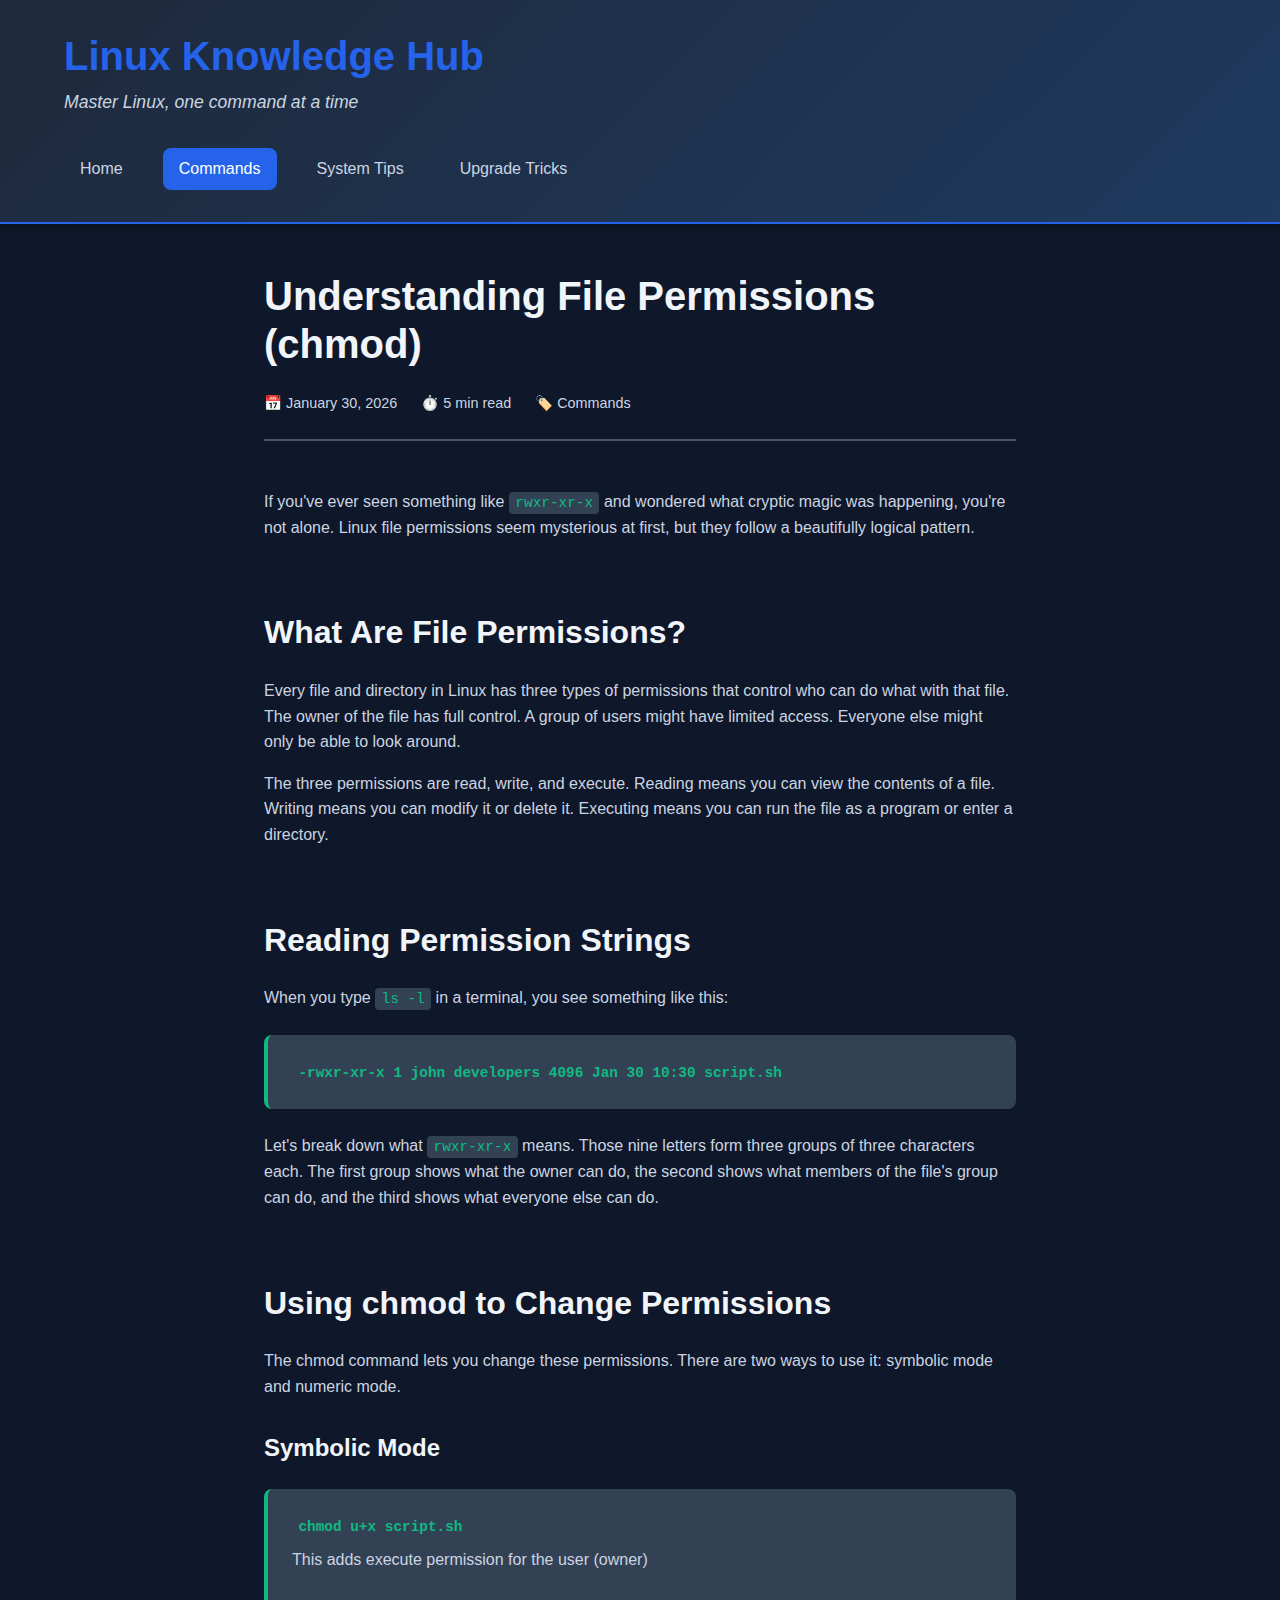
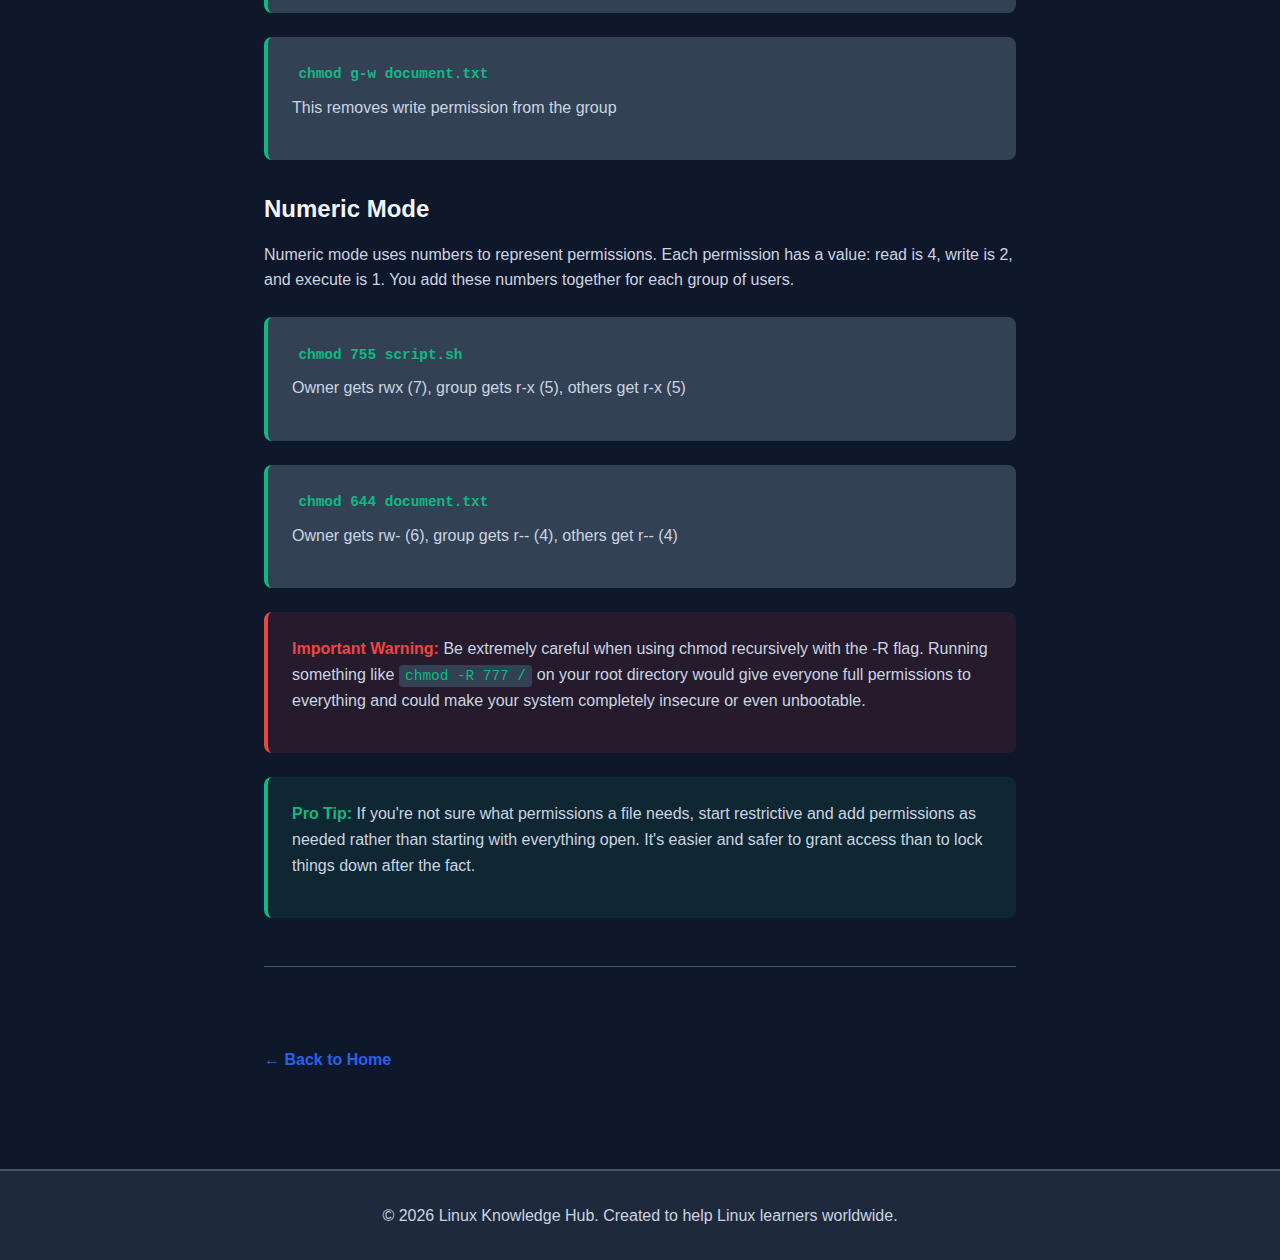
<file: pages/example-guide.html>
<!DOCTYPE html>
<html lang="en">
<head>
    <meta charset="UTF-8">
    <meta name="viewport" content="width=device-width, initial-scale=1.0">
    <meta name="description" content="Learn how Linux file permissions work and master the chmod command with clear examples.">
    <title>Understanding File Permissions (chmod) - Linux Knowledge Hub</title>
    <link rel="stylesheet" href="../css/style.css">
    <style>
        .article-content {
            max-width: 800px;
            margin: 0 auto;
        }
        .article-header {
            margin-bottom: var(--space-xl);
            padding-bottom: var(--space-md);
            border-bottom: 2px solid var(--border-color);
        }
        .article-meta {
            display: flex;
            gap: var(--space-md);
            margin-top: var(--space-sm);
            font-size: 0.9rem;
            color: var(--text-secondary);
        }
        .article-content h2 {
            margin-top: var(--space-xl);
            padding-top: var(--space-md);
        }
        .article-content h3 {
            margin-top: var(--space-lg);
        }
        .command-box {
            background-color: var(--surface-light);
            border-left: 4px solid var(--success);
            padding: var(--space-md);
            border-radius: var(--radius);
            margin: var(--space-md) 0;
        }
        .command-box code {
            color: var(--success);
            font-weight: 600;
        }
        .warning-box {
            background-color: rgba(239, 68, 68, 0.1);
            border-left: 4px solid #ef4444;
            padding: var(--space-md);
            border-radius: var(--radius);
            margin: var(--space-md) 0;
        }
        .warning-box strong {
            color: #ef4444;
        }
        .tip-box {
            background-color: rgba(16, 185, 129, 0.1);
            border-left: 4px solid var(--success);
            padding: var(--space-md);
            border-radius: var(--radius);
            margin: var(--space-md) 0;
        }
        .tip-box strong {
            color: var(--success);
        }
        .back-link {
            display: inline-block;
            margin-top: var(--space-xl);
            color: var(--primary-color);
            text-decoration: none;
            font-weight: 600;
        }
        .back-link:hover {
            color: var(--primary-dark);
        }
    </style>
</head>
<body>
    <header class="site-header">
        <div class="container">
            <h1 class="site-title">Linux Knowledge Hub</h1>
            <p class="site-tagline">Master Linux, one command at a time</p>
            <nav class="main-nav">
                <ul>
                    <li><a href="../index.html">Home</a></li>
                    <li><a href="commands.html" class="active">Commands</a></li>
                    <li><a href="tips.html">System Tips</a></li>
                    <li><a href="upgrades.html">Upgrade Tricks</a></li>
                </ul>
            </nav>
        </div>
    </header>
    <main class="main-content">
        <article class="container article-content">
            <header class="article-header">
                <h1>Understanding File Permissions (chmod)</h1>
                <div class="article-meta">
                    <span>📅 January 30, 2026</span>
                    <span>⏱️ 5 min read</span>
                    <span>🏷️ Commands</span>
                </div>
            </header>
            <section>
                <p>If you've ever seen something like <code>rwxr-xr-x</code> and wondered what cryptic magic was happening, you're not alone. Linux file permissions seem mysterious at first, but they follow a beautifully logical pattern.</p>
            </section>
            <section>
                <h2>What Are File Permissions?</h2>
                <p>Every file and directory in Linux has three types of permissions that control who can do what with that file. The owner of the file has full control. A group of users might have limited access. Everyone else might only be able to look around.</p>
                <p>The three permissions are read, write, and execute. Reading means you can view the contents of a file. Writing means you can modify it or delete it. Executing means you can run the file as a program or enter a directory.</p>
            </section>
            <section>
                <h2>Reading Permission Strings</h2>
                <p>When you type <code>ls -l</code> in a terminal, you see something like this:</p>
                <div class="command-box">
                    <code>-rwxr-xr-x 1 john developers 4096 Jan 30 10:30 script.sh</code>
                </div>
                <p>Let's break down what <code>rwxr-xr-x</code> means. Those nine letters form three groups of three characters each. The first group shows what the owner can do, the second shows what members of the file's group can do, and the third shows what everyone else can do.</p>
            </section>
            <section>
                <h2>Using chmod to Change Permissions</h2>
                <p>The chmod command lets you change these permissions. There are two ways to use it: symbolic mode and numeric mode.</p>
                <h3>Symbolic Mode</h3>
                <div class="command-box">
                    <code>chmod u+x script.sh</code>
                    <p style="margin-top: 0.5rem; color: var(--text-secondary);">This adds execute permission for the user (owner)</p>
                </div>
                <div class="command-box">
                    <code>chmod g-w document.txt</code>
                    <p style="margin-top: 0.5rem; color: var(--text-secondary);">This removes write permission from the group</p>
                </div>
                <h3>Numeric Mode</h3>
                <p>Numeric mode uses numbers to represent permissions. Each permission has a value: read is 4, write is 2, and execute is 1. You add these numbers together for each group of users.</p>
                <div class="command-box">
                    <code>chmod 755 script.sh</code>
                    <p style="margin-top: 0.5rem; color: var(--text-secondary);">Owner gets rwx (7), group gets r-x (5), others get r-x (5)</p>
                </div>
                <div class="command-box">
                    <code>chmod 644 document.txt</code>
                    <p style="margin-top: 0.5rem; color: var(--text-secondary);">Owner gets rw- (6), group gets r-- (4), others get r-- (4)</p>
                </div>
            </section>
            <section>
                <div class="warning-box">
                    <p><strong>Important Warning:</strong> Be extremely careful when using chmod recursively with the -R flag. Running something like <code>chmod -R 777 /</code> on your root directory would give everyone full permissions to everything and could make your system completely insecure or even unbootable.</p>
                </div>
            </section>
            <section>
                <div class="tip-box">
                    <p><strong>Pro Tip:</strong> If you're not sure what permissions a file needs, start restrictive and add permissions as needed rather than starting with everything open. It's easier and safer to grant access than to lock things down after the fact.</p>
                </div>
            </section>
            <nav style="margin-top: var(--space-xl); padding-top: var(--space-lg); border-top: 1px solid var(--border-color);">
                <a href="../index.html" class="back-link">← Back to Home</a>
            </nav>
        </article>
    </main>
    <footer class="site-footer">
        <div class="container">
            <p>&copy; 2026 Linux Knowledge Hub. Created to help Linux learners worldwide.</p>
        </div>
    </footer>
</body>
</html>
</file>
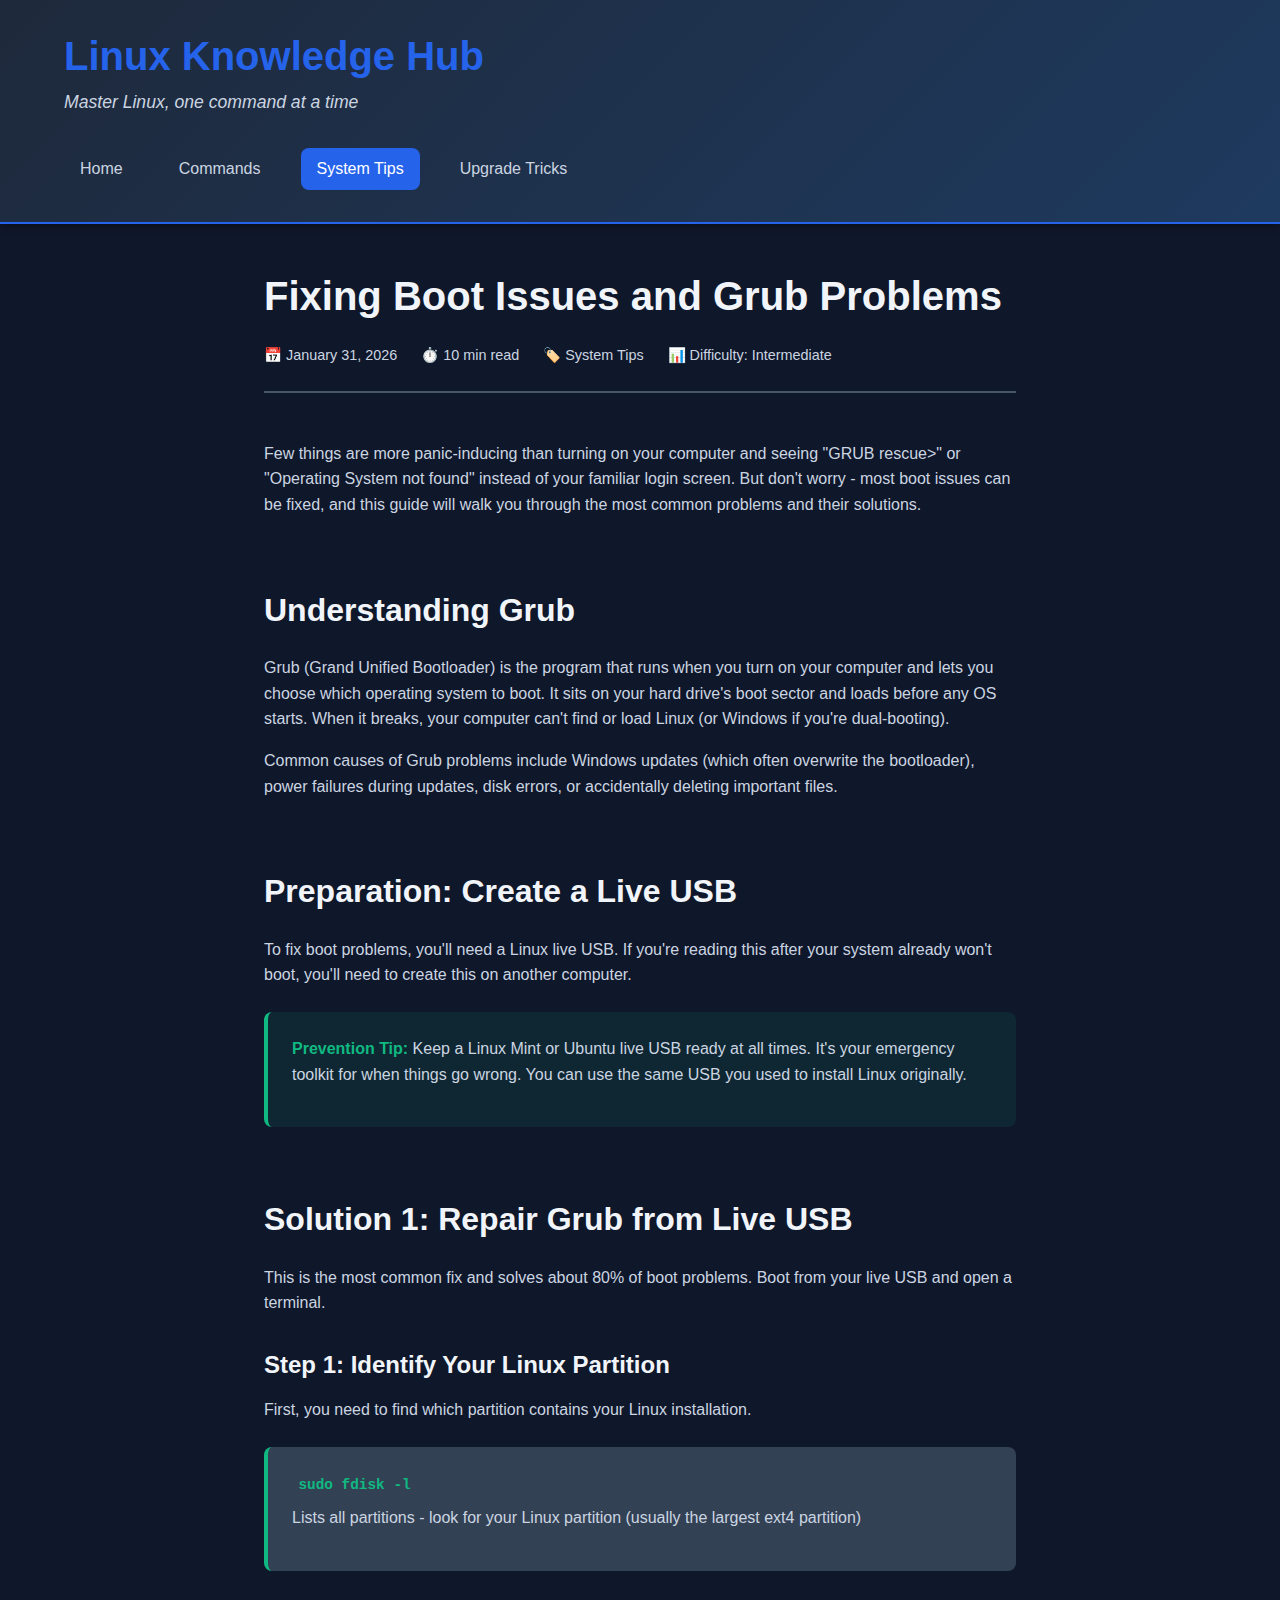
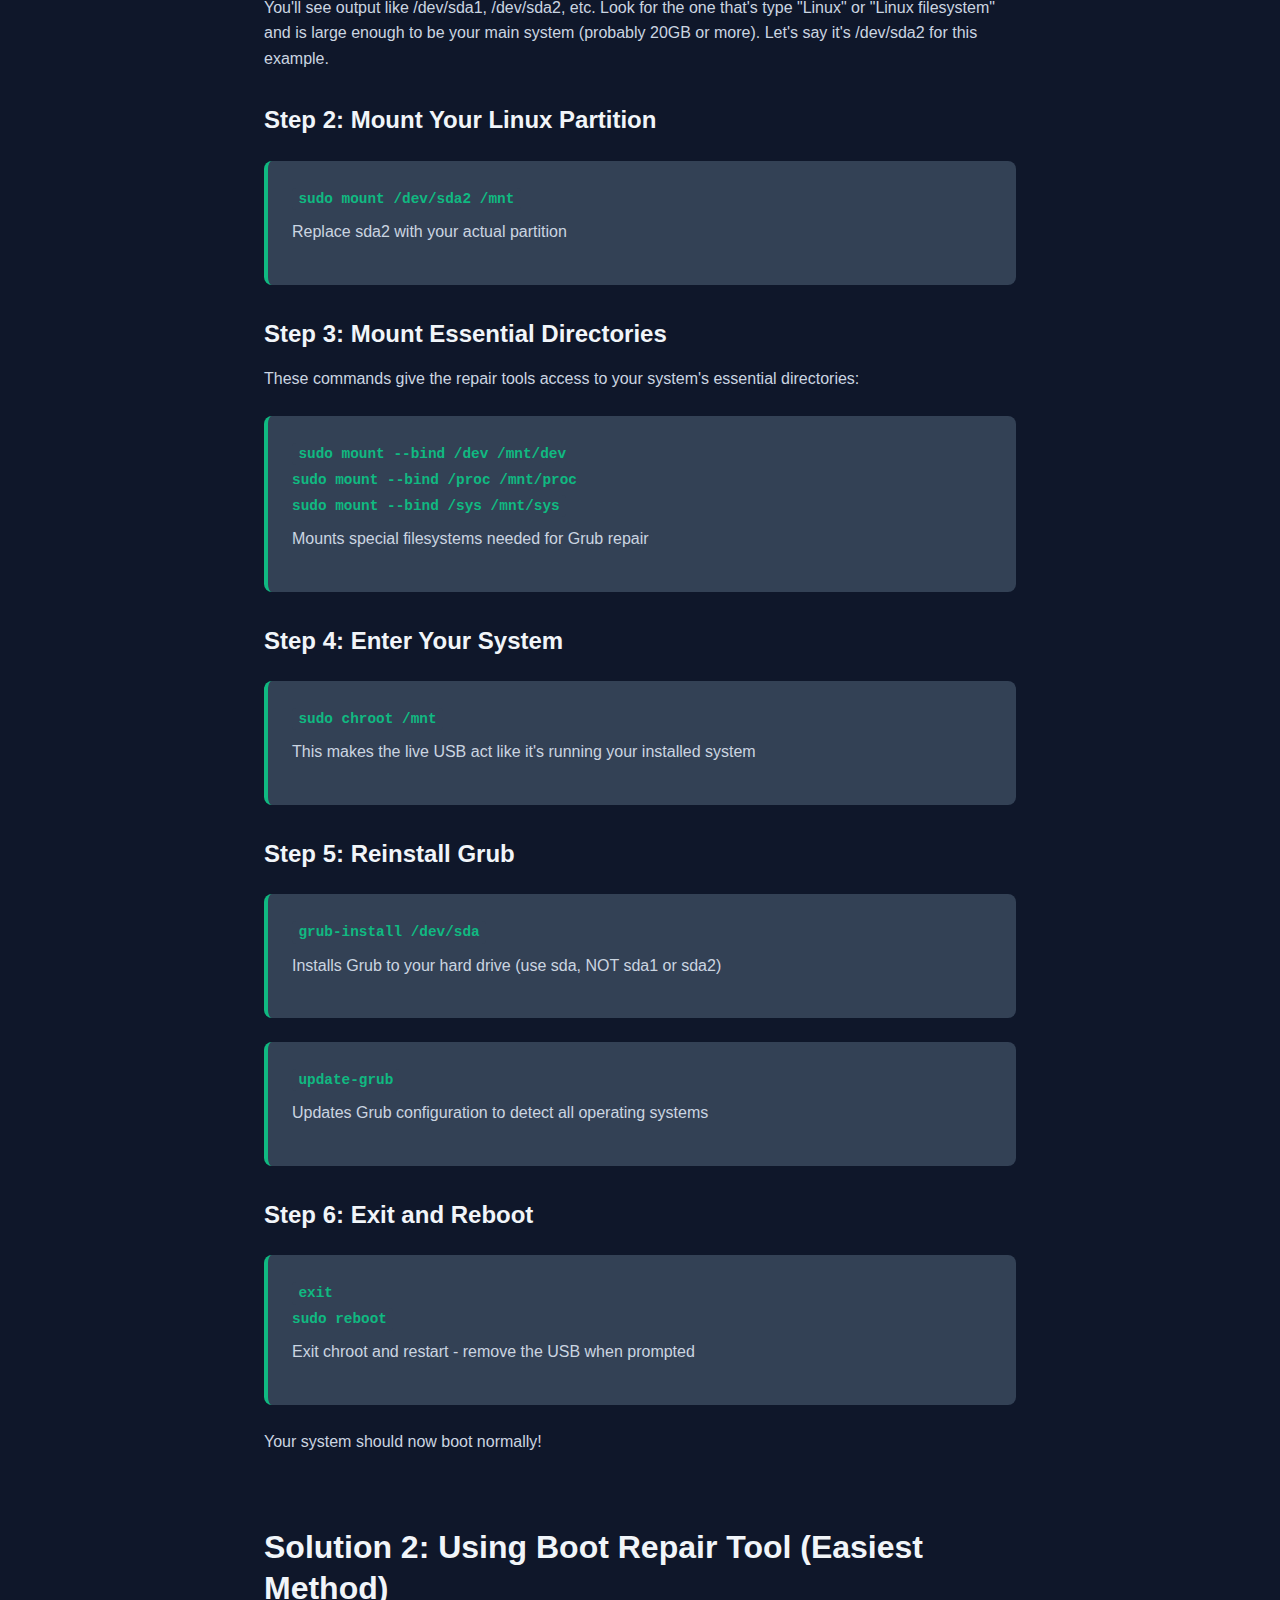
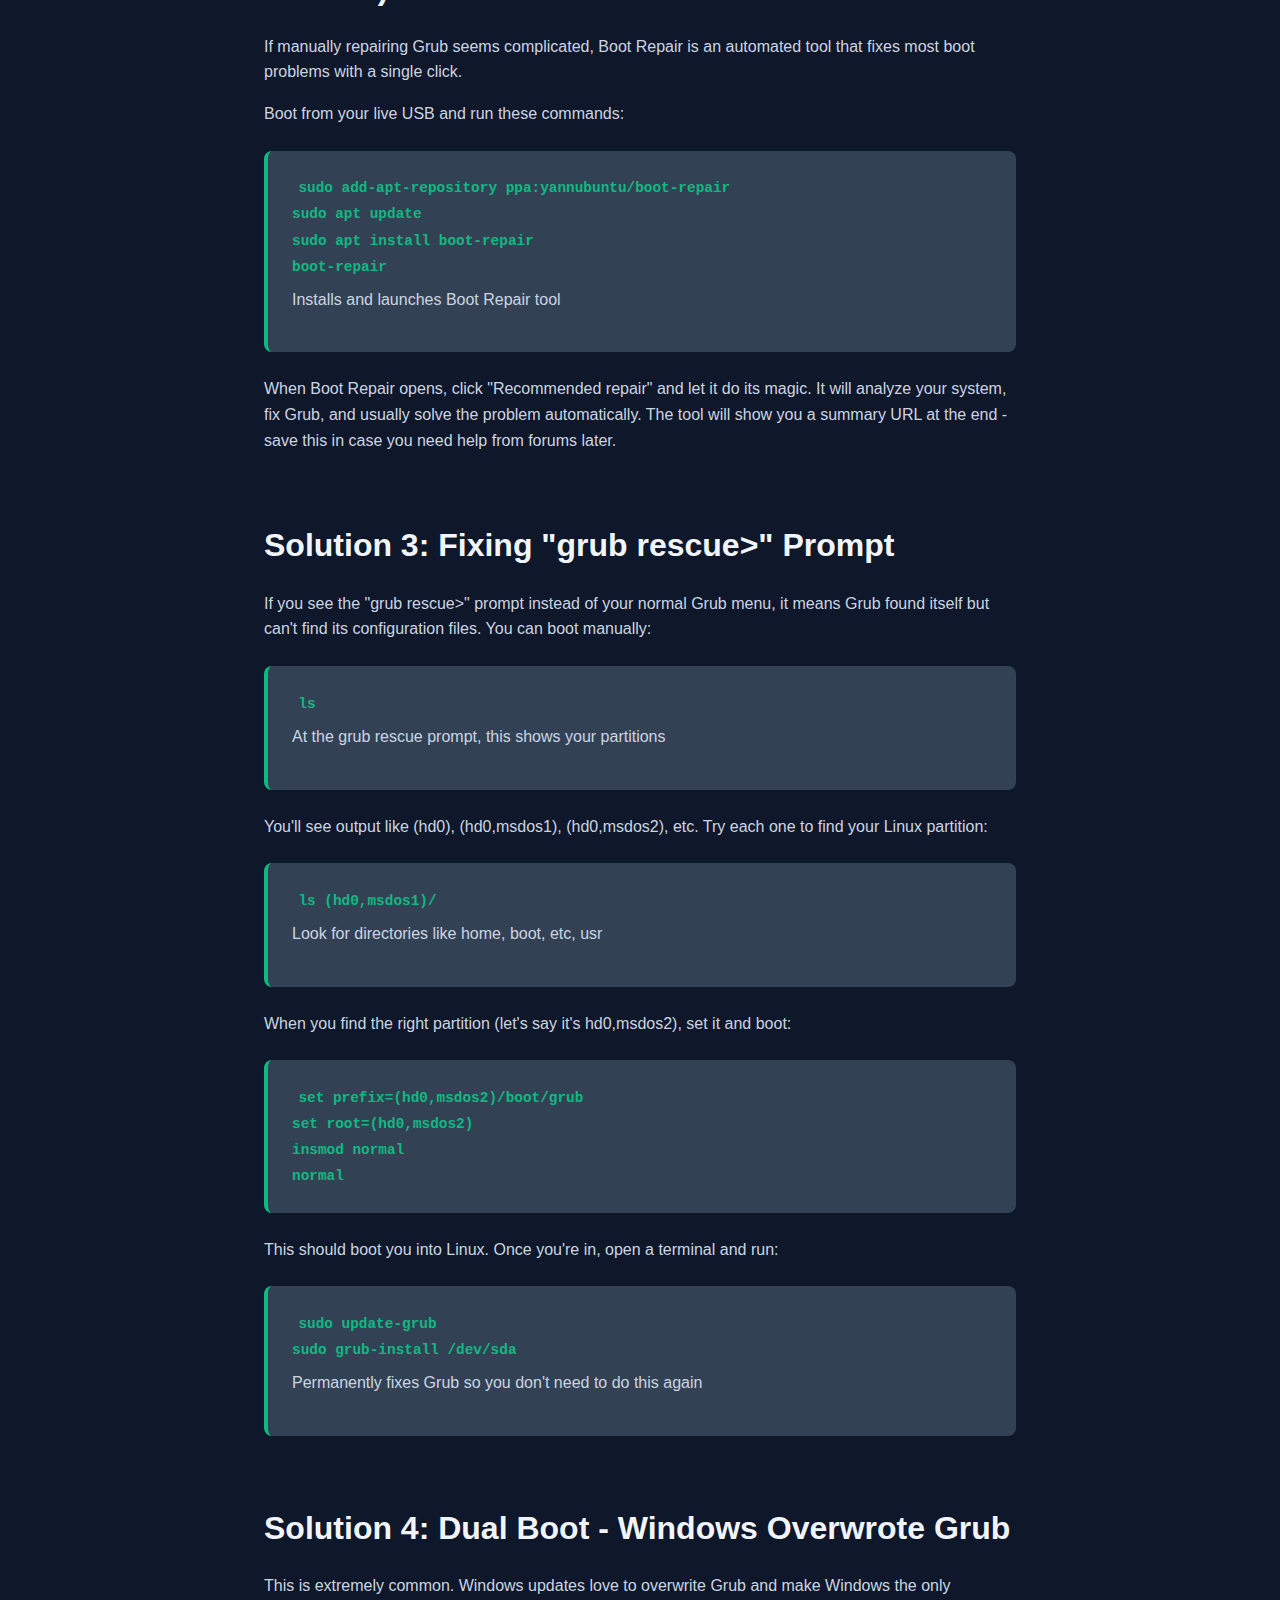
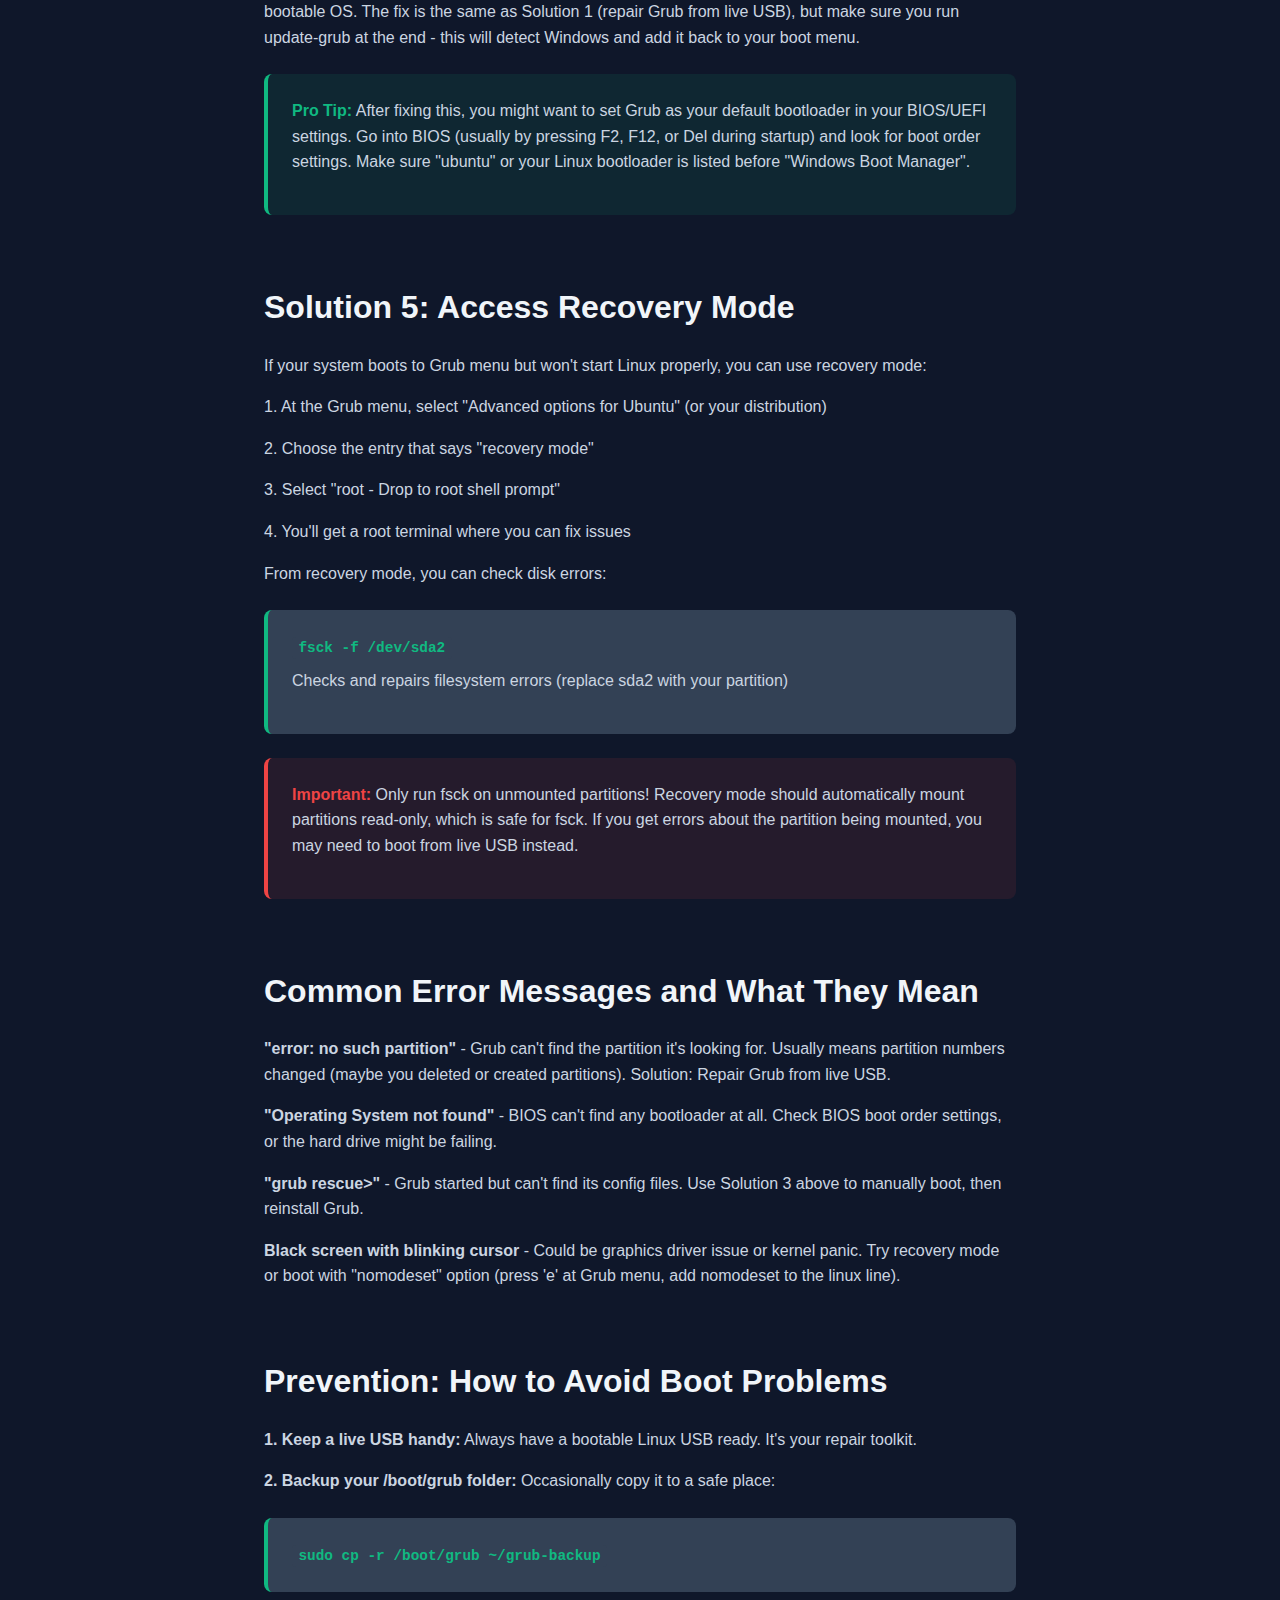
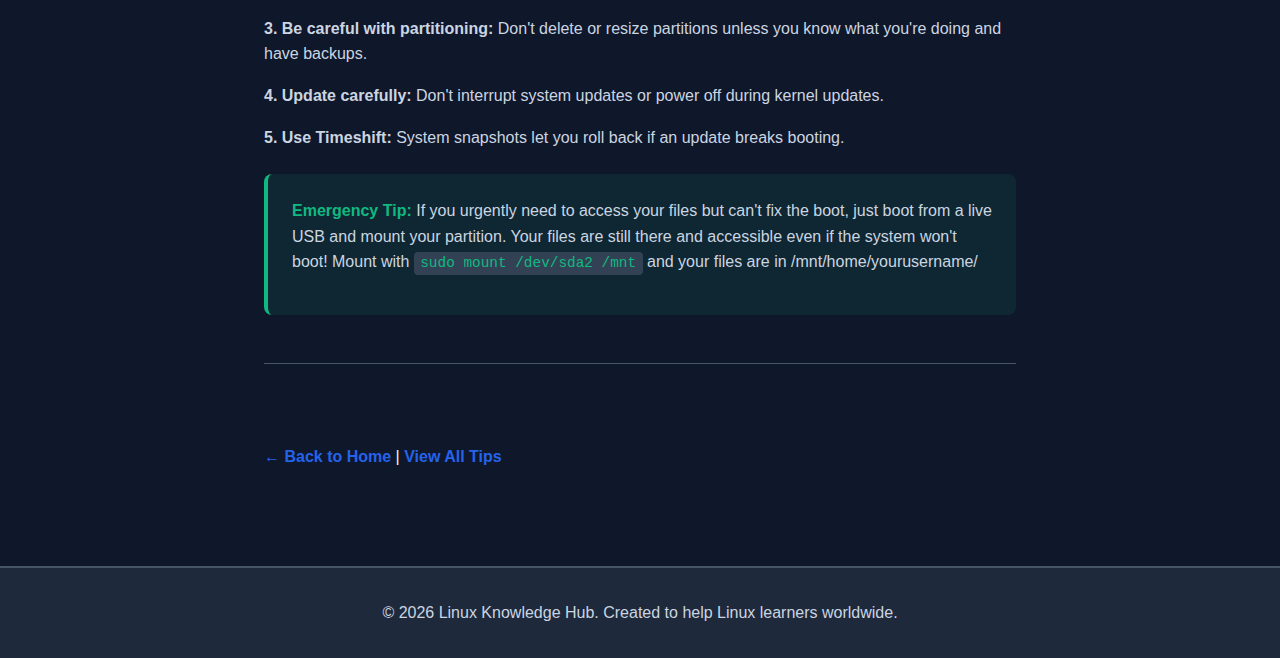
<file: pages/fix-boot-issues.html>
<!DOCTYPE html>
<html lang="en">
<head>
    <meta charset="UTF-8">
    <meta name="viewport" content="width=device-width, initial-scale=1.0">
    <meta name="description" content="Step-by-step guide to fix boot issues and repair Grub bootloader in Linux.">
    <title>Fixing Boot Issues and Grub Problems - Linux Knowledge Hub</title>
    <link rel="stylesheet" href="../css/style.css">
    <style>
        .article-content {
            max-width: 800px;
            margin: 0 auto;
        }
        .article-header {
            margin-bottom: var(--space-xl);
            padding-bottom: var(--space-md);
            border-bottom: 2px solid var(--border-color);
        }
        .article-meta {
            display: flex;
            gap: var(--space-md);
            margin-top: var(--space-sm);
            font-size: 0.9rem;
            color: var(--text-secondary);
            flex-wrap: wrap;
        }
        .article-content h2 {
            margin-top: var(--space-xl);
            padding-top: var(--space-md);
        }
        .article-content h3 {
            margin-top: var(--space-lg);
        }
        .command-box {
            background-color: var(--surface-light);
            border-left: 4px solid var(--success);
            padding: var(--space-md);
            border-radius: var(--radius);
            margin: var(--space-md) 0;
        }
        .command-box code {
            color: var(--success);
            font-weight: 600;
        }
        .warning-box {
            background-color: rgba(239, 68, 68, 0.1);
            border-left: 4px solid #ef4444;
            padding: var(--space-md);
            border-radius: var(--radius);
            margin: var(--space-md) 0;
        }
        .warning-box strong {
            color: #ef4444;
        }
        .tip-box {
            background-color: rgba(16, 185, 129, 0.1);
            border-left: 4px solid var(--success);
            padding: var(--space-md);
            border-radius: var(--radius);
            margin: var(--space-md) 0;
        }
        .tip-box strong {
            color: var(--success);
        }
        .back-link {
            display: inline-block;
            margin-top: var(--space-xl);
            color: var(--primary-color);
            text-decoration: none;
            font-weight: 600;
        }
        .back-link:hover {
            color: var(--primary-dark);
        }
    </style>
</head>
<body>
    <header class="site-header">
        <div class="container">
            <h1 class="site-title">Linux Knowledge Hub</h1>
            <p class="site-tagline">Master Linux, one command at a time</p>
            <nav class="main-nav">
                <ul>
                    <li><a href="../index.html">Home</a></li>
                    <li><a href="commands.html">Commands</a></li>
                    <li><a href="tips.html" class="active">System Tips</a></li>
                    <li><a href="upgrades.html">Upgrade Tricks</a></li>
                </ul>
            </nav>
        </div>
    </header>
    <main class="main-content">
        <article class="container article-content">
            <header class="article-header">
                <h1>Fixing Boot Issues and Grub Problems</h1>
                <div class="article-meta">
                    <span>📅 January 31, 2026</span>
                    <span>⏱️ 10 min read</span>
                    <span>🏷️ System Tips</span>
                    <span>📊 Difficulty: Intermediate</span>
                </div>
            </header>

            <section>
                <p>Few things are more panic-inducing than turning on your computer and seeing "GRUB rescue>" or "Operating System not found" instead of your familiar login screen. But don't worry - most boot issues can be fixed, and this guide will walk you through the most common problems and their solutions.</p>
            </section>

            <section>
                <h2>Understanding Grub</h2>
                <p>Grub (Grand Unified Bootloader) is the program that runs when you turn on your computer and lets you choose which operating system to boot. It sits on your hard drive's boot sector and loads before any OS starts. When it breaks, your computer can't find or load Linux (or Windows if you're dual-booting).</p>
                
                <p>Common causes of Grub problems include Windows updates (which often overwrite the bootloader), power failures during updates, disk errors, or accidentally deleting important files.</p>
            </section>

            <section>
                <h2>Preparation: Create a Live USB</h2>
                <p>To fix boot problems, you'll need a Linux live USB. If you're reading this after your system already won't boot, you'll need to create this on another computer.</p>

                <div class="tip-box">
                    <p><strong>Prevention Tip:</strong> Keep a Linux Mint or Ubuntu live USB ready at all times. It's your emergency toolkit for when things go wrong. You can use the same USB you used to install Linux originally.</p>
                </div>
            </section>

            <section>
                <h2>Solution 1: Repair Grub from Live USB</h2>
                <p>This is the most common fix and solves about 80% of boot problems. Boot from your live USB and open a terminal.</p>

                <h3>Step 1: Identify Your Linux Partition</h3>
                <p>First, you need to find which partition contains your Linux installation.</p>

                <div class="command-box">
                    <code>sudo fdisk -l</code>
                    <p style="margin-top: 0.5rem; color: var(--text-secondary);">Lists all partitions - look for your Linux partition (usually the largest ext4 partition)</p>
                </div>

                <p>You'll see output like /dev/sda1, /dev/sda2, etc. Look for the one that's type "Linux" or "Linux filesystem" and is large enough to be your main system (probably 20GB or more). Let's say it's /dev/sda2 for this example.</p>

                <h3>Step 2: Mount Your Linux Partition</h3>

                <div class="command-box">
                    <code>sudo mount /dev/sda2 /mnt</code>
                    <p style="margin-top: 0.5rem; color: var(--text-secondary);">Replace sda2 with your actual partition</p>
                </div>

                <h3>Step 3: Mount Essential Directories</h3>
                <p>These commands give the repair tools access to your system's essential directories:</p>

                <div class="command-box">
                    <code>sudo mount --bind /dev /mnt/dev<br>
sudo mount --bind /proc /mnt/proc<br>
sudo mount --bind /sys /mnt/sys</code>
                    <p style="margin-top: 0.5rem; color: var(--text-secondary);">Mounts special filesystems needed for Grub repair</p>
                </div>

                <h3>Step 4: Enter Your System</h3>

                <div class="command-box">
                    <code>sudo chroot /mnt</code>
                    <p style="margin-top: 0.5rem; color: var(--text-secondary);">This makes the live USB act like it's running your installed system</p>
                </div>

                <h3>Step 5: Reinstall Grub</h3>

                <div class="command-box">
                    <code>grub-install /dev/sda</code>
                    <p style="margin-top: 0.5rem; color: var(--text-secondary);">Installs Grub to your hard drive (use sda, NOT sda1 or sda2)</p>
                </div>

                <div class="command-box">
                    <code>update-grub</code>
                    <p style="margin-top: 0.5rem; color: var(--text-secondary);">Updates Grub configuration to detect all operating systems</p>
                </div>

                <h3>Step 6: Exit and Reboot</h3>

                <div class="command-box">
                    <code>exit<br>
sudo reboot</code>
                    <p style="margin-top: 0.5rem; color: var(--text-secondary);">Exit chroot and restart - remove the USB when prompted</p>
                </div>

                <p>Your system should now boot normally!</p>
            </section>

            <section>
                <h2>Solution 2: Using Boot Repair Tool (Easiest Method)</h2>
                <p>If manually repairing Grub seems complicated, Boot Repair is an automated tool that fixes most boot problems with a single click.</p>

                <p>Boot from your live USB and run these commands:</p>

                <div class="command-box">
                    <code>sudo add-apt-repository ppa:yannubuntu/boot-repair<br>
sudo apt update<br>
sudo apt install boot-repair<br>
boot-repair</code>
                    <p style="margin-top: 0.5rem; color: var(--text-secondary);">Installs and launches Boot Repair tool</p>
                </div>

                <p>When Boot Repair opens, click "Recommended repair" and let it do its magic. It will analyze your system, fix Grub, and usually solve the problem automatically. The tool will show you a summary URL at the end - save this in case you need help from forums later.</p>
            </section>

            <section>
                <h2>Solution 3: Fixing "grub rescue>" Prompt</h2>
                <p>If you see the "grub rescue>" prompt instead of your normal Grub menu, it means Grub found itself but can't find its configuration files. You can boot manually:</p>

                <div class="command-box">
                    <code>ls</code>
                    <p style="margin-top: 0.5rem; color: var(--text-secondary);">At the grub rescue prompt, this shows your partitions</p>
                </div>

                <p>You'll see output like (hd0), (hd0,msdos1), (hd0,msdos2), etc. Try each one to find your Linux partition:</p>

                <div class="command-box">
                    <code>ls (hd0,msdos1)/</code>
                    <p style="margin-top: 0.5rem; color: var(--text-secondary);">Look for directories like home, boot, etc, usr</p>
                </div>

                <p>When you find the right partition (let's say it's hd0,msdos2), set it and boot:</p>

                <div class="command-box">
                    <code>set prefix=(hd0,msdos2)/boot/grub<br>
set root=(hd0,msdos2)<br>
insmod normal<br>
normal</code>
                </div>

                <p>This should boot you into Linux. Once you're in, open a terminal and run:</p>

                <div class="command-box">
                    <code>sudo update-grub<br>
sudo grub-install /dev/sda</code>
                    <p style="margin-top: 0.5rem; color: var(--text-secondary);">Permanently fixes Grub so you don't need to do this again</p>
                </div>
            </section>

            <section>
                <h2>Solution 4: Dual Boot - Windows Overwrote Grub</h2>
                <p>This is extremely common. Windows updates love to overwrite Grub and make Windows the only bootable OS. The fix is the same as Solution 1 (repair Grub from live USB), but make sure you run update-grub at the end - this will detect Windows and add it back to your boot menu.</p>

                <div class="tip-box">
                    <p><strong>Pro Tip:</strong> After fixing this, you might want to set Grub as your default bootloader in your BIOS/UEFI settings. Go into BIOS (usually by pressing F2, F12, or Del during startup) and look for boot order settings. Make sure "ubuntu" or your Linux bootloader is listed before "Windows Boot Manager".</p>
                </div>
            </section>

            <section>
                <h2>Solution 5: Access Recovery Mode</h2>
                <p>If your system boots to Grub menu but won't start Linux properly, you can use recovery mode:</p>

                <p>1. At the Grub menu, select "Advanced options for Ubuntu" (or your distribution)</p>
                <p>2. Choose the entry that says "recovery mode"</p>
                <p>3. Select "root - Drop to root shell prompt"</p>
                <p>4. You'll get a root terminal where you can fix issues</p>

                <p>From recovery mode, you can check disk errors:</p>

                <div class="command-box">
                    <code>fsck -f /dev/sda2</code>
                    <p style="margin-top: 0.5rem; color: var(--text-secondary);">Checks and repairs filesystem errors (replace sda2 with your partition)</p>
                </div>

                <div class="warning-box">
                    <p><strong>Important:</strong> Only run fsck on unmounted partitions! Recovery mode should automatically mount partitions read-only, which is safe for fsck. If you get errors about the partition being mounted, you may need to boot from live USB instead.</p>
                </div>
            </section>

            <section>
                <h2>Common Error Messages and What They Mean</h2>
                
                <p><strong>"error: no such partition"</strong> - Grub can't find the partition it's looking for. Usually means partition numbers changed (maybe you deleted or created partitions). Solution: Repair Grub from live USB.</p>

                <p><strong>"Operating System not found"</strong> - BIOS can't find any bootloader at all. Check BIOS boot order settings, or the hard drive might be failing.</p>

                <p><strong>"grub rescue>"</strong> - Grub started but can't find its config files. Use Solution 3 above to manually boot, then reinstall Grub.</p>

                <p><strong>Black screen with blinking cursor</strong> - Could be graphics driver issue or kernel panic. Try recovery mode or boot with "nomodeset" option (press 'e' at Grub menu, add nomodeset to the linux line).</p>
            </section>

            <section>
                <h2>Prevention: How to Avoid Boot Problems</h2>
                
                <p><strong>1. Keep a live USB handy:</strong> Always have a bootable Linux USB ready. It's your repair toolkit.</p>

                <p><strong>2. Backup your /boot/grub folder:</strong> Occasionally copy it to a safe place:</p>

                <div class="command-box">
                    <code>sudo cp -r /boot/grub ~/grub-backup</code>
                </div>

                <p><strong>3. Be careful with partitioning:</strong> Don't delete or resize partitions unless you know what you're doing and have backups.</p>

                <p><strong>4. Update carefully:</strong> Don't interrupt system updates or power off during kernel updates.</p>

                <p><strong>5. Use Timeshift:</strong> System snapshots let you roll back if an update breaks booting.</p>
            </section>

            <section>
                <div class="tip-box">
                    <p><strong>Emergency Tip:</strong> If you urgently need to access your files but can't fix the boot, just boot from a live USB and mount your partition. Your files are still there and accessible even if the system won't boot! Mount with <code>sudo mount /dev/sda2 /mnt</code> and your files are in /mnt/home/yourusername/</p>
                </div>
            </section>

            <nav style="margin-top: var(--space-xl); padding-top: var(--space-lg); border-top: 1px solid var(--border-color);">
                <a href="../index.html" class="back-link">← Back to Home</a> | 
                <a href="tips.html" class="back-link">View All Tips</a>
            </nav>
        </article>
    </main>
    <footer class="site-footer">
        <div class="container">
            <p>&copy; 2026 Linux Knowledge Hub. Created to help Linux learners worldwide.</p>
        </div>
    </footer>
</body>
</html>
</file>
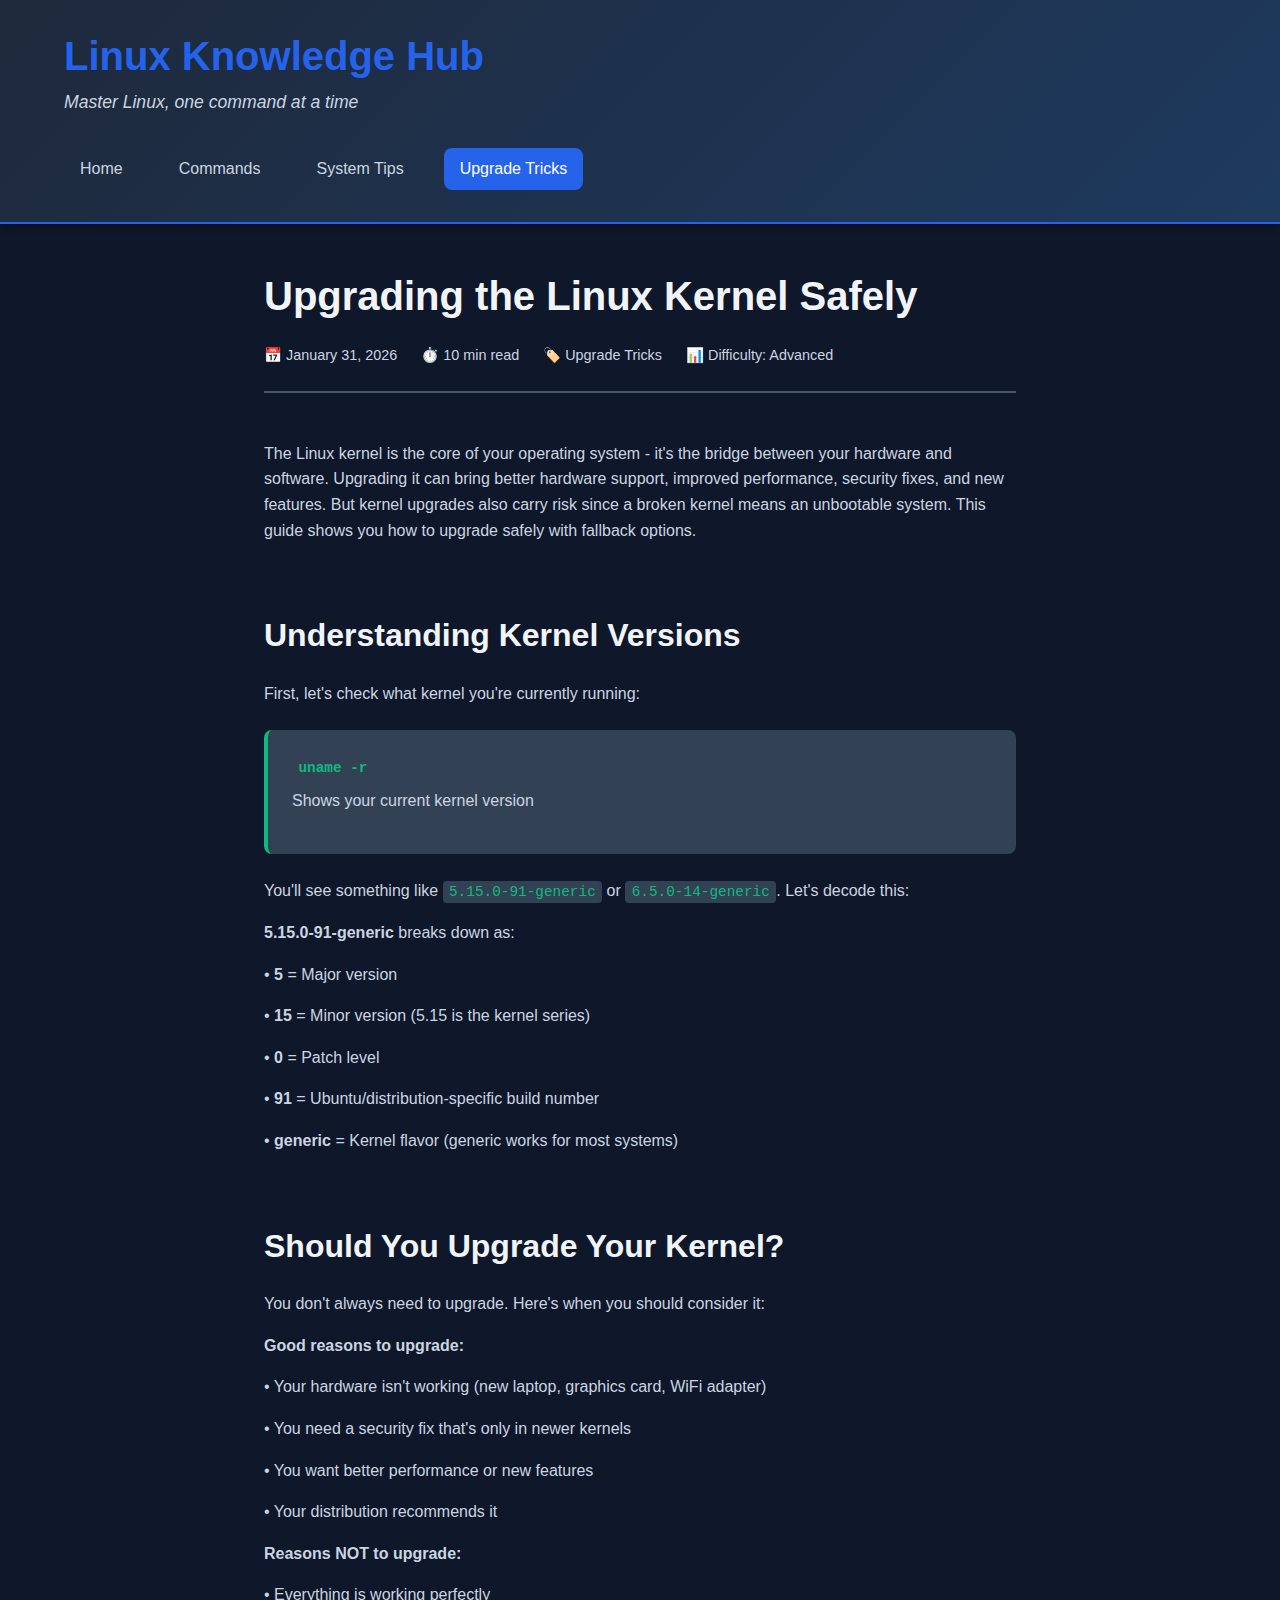
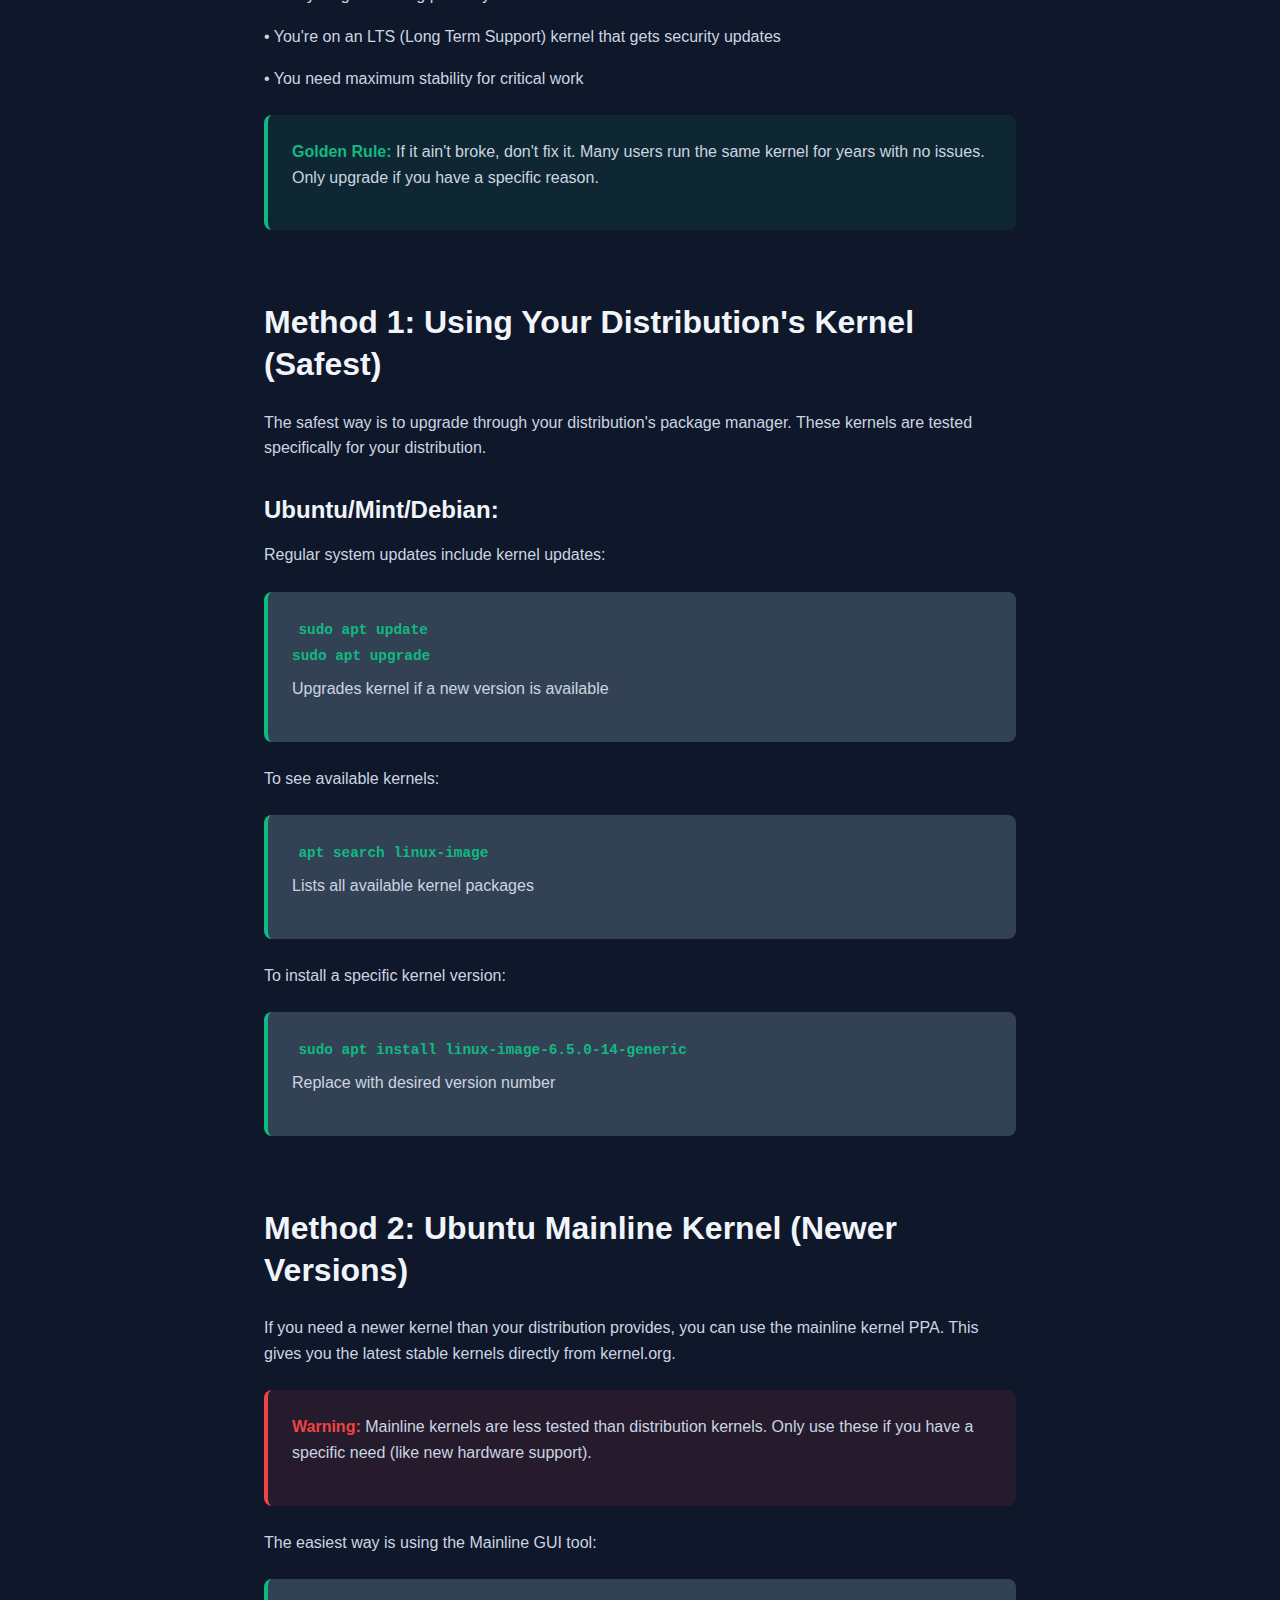
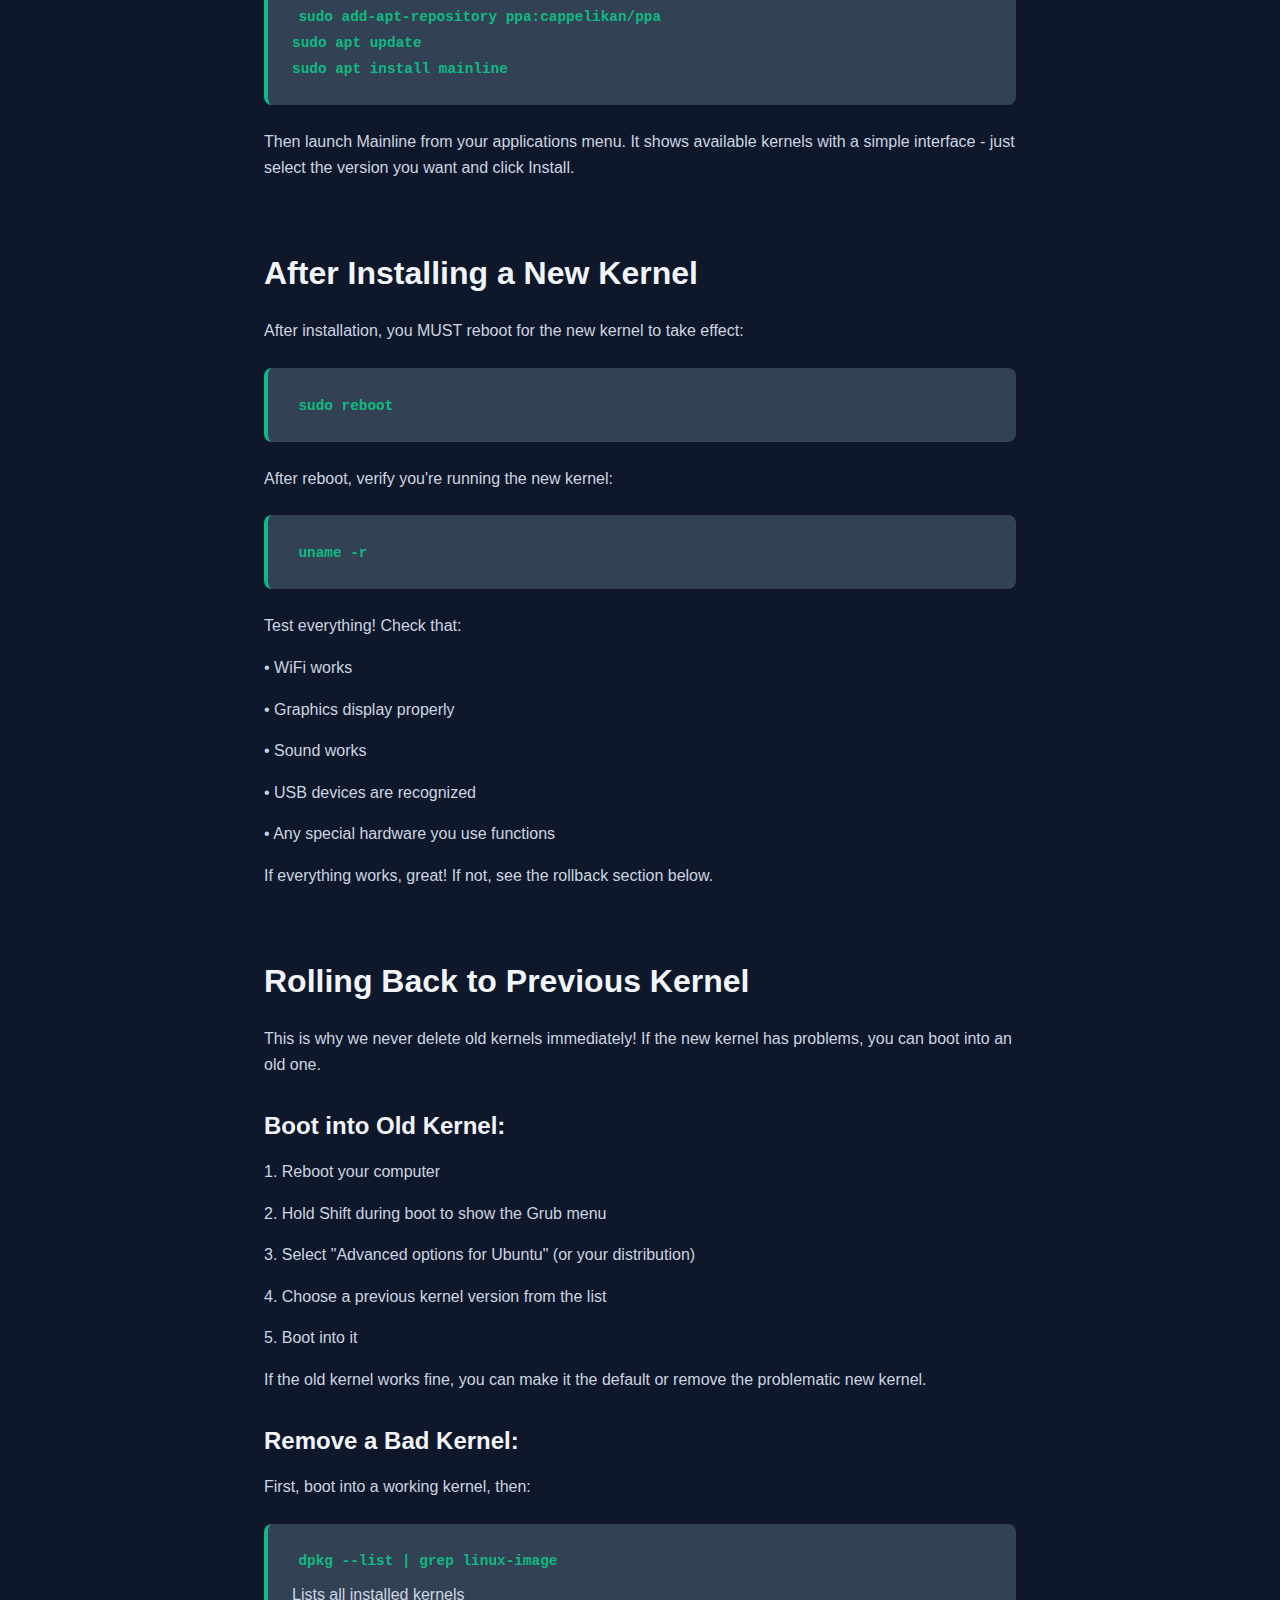
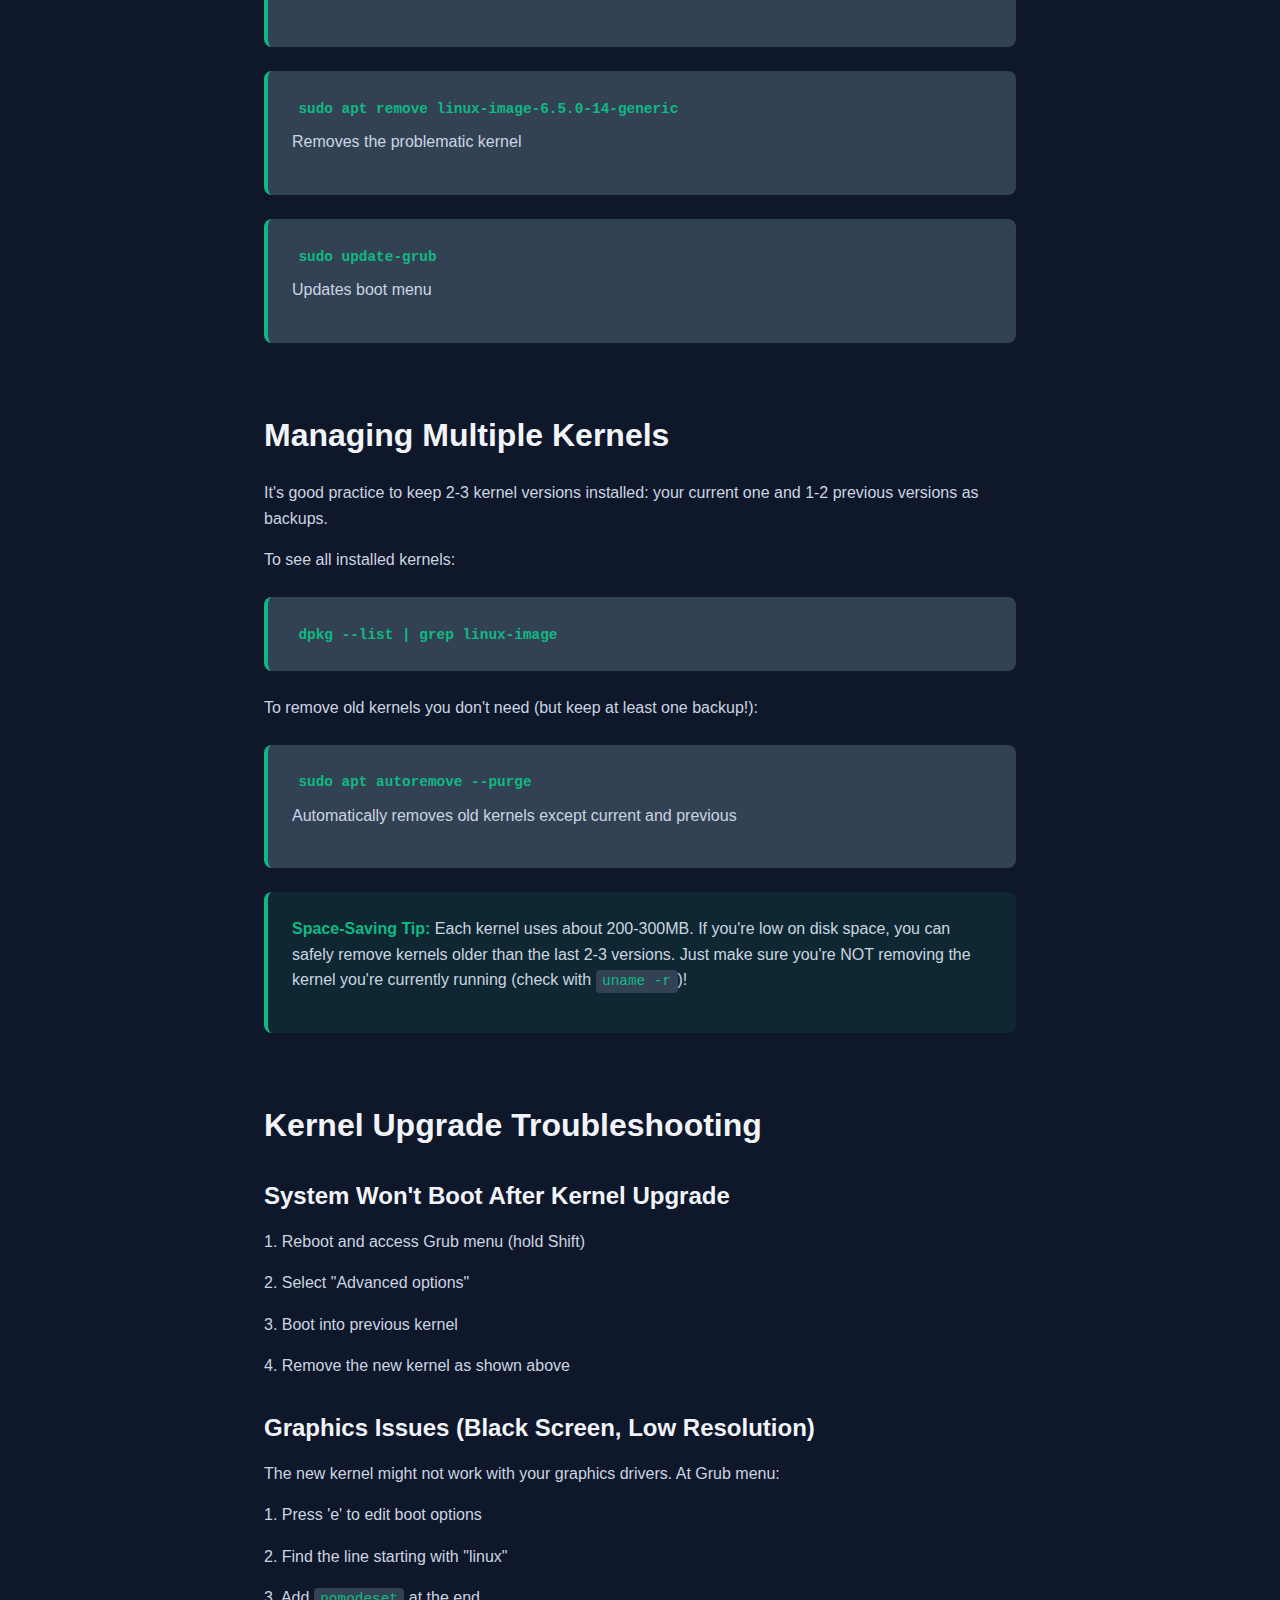
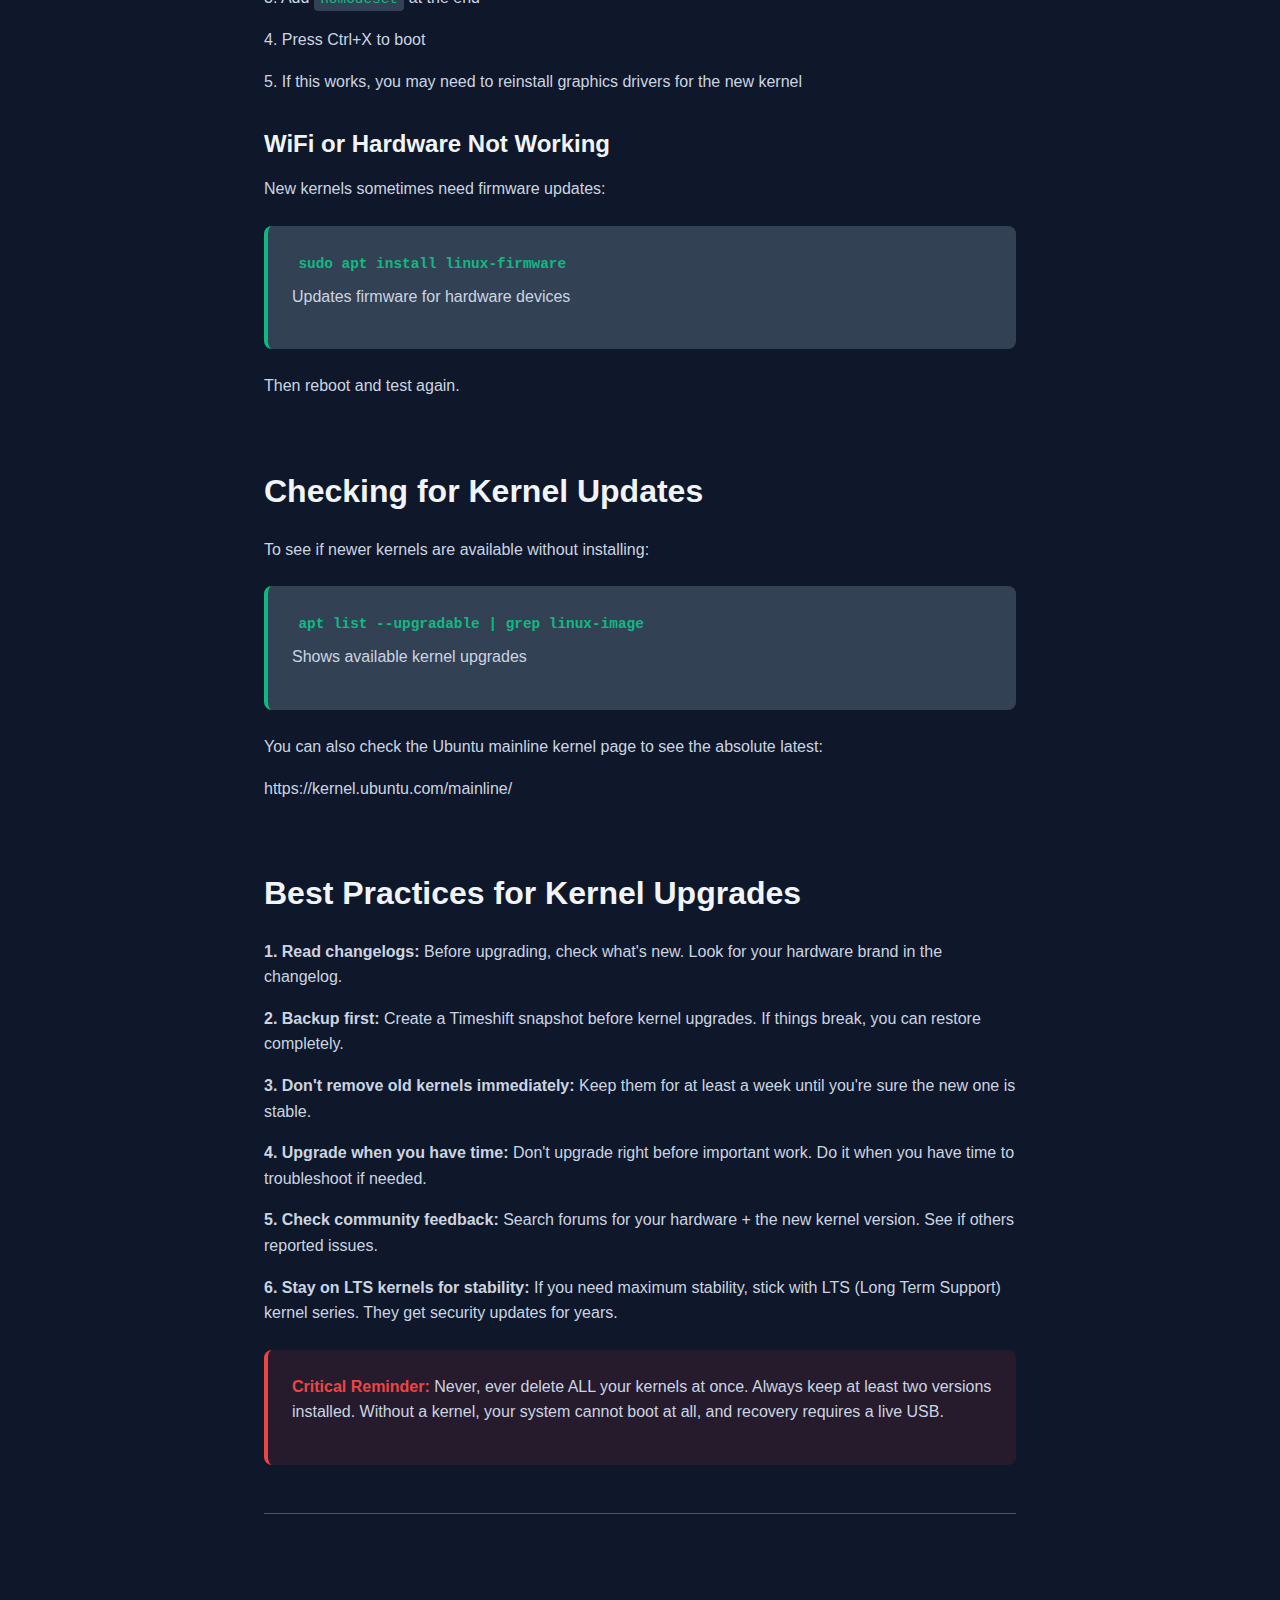
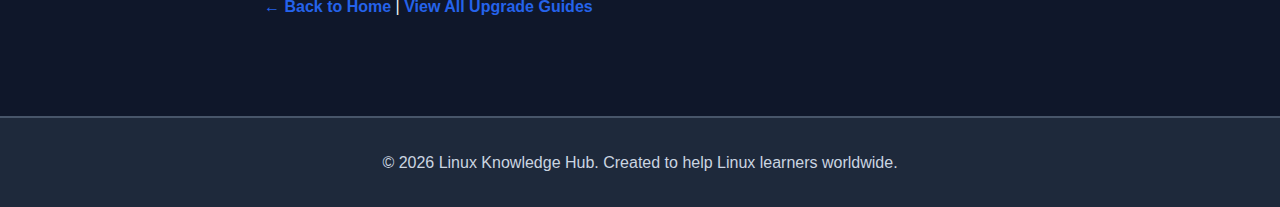
<file: pages/kernel-upgrade.html>
<!DOCTYPE html>
<html lang="en">
<head>
    <meta charset="UTF-8">
    <meta name="viewport" content="width=device-width, initial-scale=1.0">
    <meta name="description" content="Learn when and how to upgrade your Linux kernel safely, choose the right version, and troubleshoot issues.">
    <title>Upgrading the Linux Kernel Safely - Linux Knowledge Hub</title>
    <link rel="stylesheet" href="../css/style.css">
    <style>
        .article-content {
            max-width: 800px;
            margin: 0 auto;
        }
        .article-header {
            margin-bottom: var(--space-xl);
            padding-bottom: var(--space-md);
            border-bottom: 2px solid var(--border-color);
        }
        .article-meta {
            display: flex;
            gap: var(--space-md);
            margin-top: var(--space-sm);
            font-size: 0.9rem;
            color: var(--text-secondary);
            flex-wrap: wrap;
        }
        .article-content h2 {
            margin-top: var(--space-xl);
            padding-top: var(--space-md);
        }
        .article-content h3 {
            margin-top: var(--space-lg);
        }
        .command-box {
            background-color: var(--surface-light);
            border-left: 4px solid var(--success);
            padding: var(--space-md);
            border-radius: var(--radius);
            margin: var(--space-md) 0;
        }
        .command-box code {
            color: var(--success);
            font-weight: 600;
        }
        .warning-box {
            background-color: rgba(239, 68, 68, 0.1);
            border-left: 4px solid #ef4444;
            padding: var(--space-md);
            border-radius: var(--radius);
            margin: var(--space-md) 0;
        }
        .warning-box strong {
            color: #ef4444;
        }
        .tip-box {
            background-color: rgba(16, 185, 129, 0.1);
            border-left: 4px solid var(--success);
            padding: var(--space-md);
            border-radius: var(--radius);
            margin: var(--space-md) 0;
        }
        .tip-box strong {
            color: var(--success);
        }
        .back-link {
            display: inline-block;
            margin-top: var(--space-xl);
            color: var(--primary-color);
            text-decoration: none;
            font-weight: 600;
        }
        .back-link:hover {
            color: var(--primary-dark);
        }
    </style>
</head>
<body>
    <header class="site-header">
        <div class="container">
            <h1 class="site-title">Linux Knowledge Hub</h1>
            <p class="site-tagline">Master Linux, one command at a time</p>
            <nav class="main-nav">
                <ul>
                    <li><a href="../index.html">Home</a></li>
                    <li><a href="commands.html">Commands</a></li>
                    <li><a href="tips.html">System Tips</a></li>
                    <li><a href="upgrades.html" class="active">Upgrade Tricks</a></li>
                </ul>
            </nav>
        </div>
    </header>
    <main class="main-content">
        <article class="container article-content">
            <header class="article-header">
                <h1>Upgrading the Linux Kernel Safely</h1>
                <div class="article-meta">
                    <span>📅 January 31, 2026</span>
                    <span>⏱️ 10 min read</span>
                    <span>🏷️ Upgrade Tricks</span>
                    <span>📊 Difficulty: Advanced</span>
                </div>
            </header>

            <section>
                <p>The Linux kernel is the core of your operating system - it's the bridge between your hardware and software. Upgrading it can bring better hardware support, improved performance, security fixes, and new features. But kernel upgrades also carry risk since a broken kernel means an unbootable system. This guide shows you how to upgrade safely with fallback options.</p>
            </section>

            <section>
                <h2>Understanding Kernel Versions</h2>
                <p>First, let's check what kernel you're currently running:</p>

                <div class="command-box">
                    <code>uname -r</code>
                    <p style="margin-top: 0.5rem; color: var(--text-secondary);">Shows your current kernel version</p>
                </div>

                <p>You'll see something like <code>5.15.0-91-generic</code> or <code>6.5.0-14-generic</code>. Let's decode this:</p>

                <p><strong>5.15.0-91-generic</strong> breaks down as:</p>
                <p>• <strong>5</strong> = Major version</p>
                <p>• <strong>15</strong> = Minor version (5.15 is the kernel series)</p>
                <p>• <strong>0</strong> = Patch level</p>
                <p>• <strong>91</strong> = Ubuntu/distribution-specific build number</p>
                <p>• <strong>generic</strong> = Kernel flavor (generic works for most systems)</p>
            </section>

            <section>
                <h2>Should You Upgrade Your Kernel?</h2>
                <p>You don't always need to upgrade. Here's when you should consider it:</p>

                <p><strong>Good reasons to upgrade:</strong></p>
                <p>• Your hardware isn't working (new laptop, graphics card, WiFi adapter)</p>
                <p>• You need a security fix that's only in newer kernels</p>
                <p>• You want better performance or new features</p>
                <p>• Your distribution recommends it</p>

                <p><strong>Reasons NOT to upgrade:</strong></p>
                <p>• Everything is working perfectly</p>
                <p>• You're on an LTS (Long Term Support) kernel that gets security updates</p>
                <p>• You need maximum stability for critical work</p>

                <div class="tip-box">
                    <p><strong>Golden Rule:</strong> If it ain't broke, don't fix it. Many users run the same kernel for years with no issues. Only upgrade if you have a specific reason.</p>
                </div>
            </section>

            <section>
                <h2>Method 1: Using Your Distribution's Kernel (Safest)</h2>
                <p>The safest way is to upgrade through your distribution's package manager. These kernels are tested specifically for your distribution.</p>

                <h3>Ubuntu/Mint/Debian:</h3>
                <p>Regular system updates include kernel updates:</p>

                <div class="command-box">
                    <code>sudo apt update<br>
sudo apt upgrade</code>
                    <p style="margin-top: 0.5rem; color: var(--text-secondary);">Upgrades kernel if a new version is available</p>
                </div>

                <p>To see available kernels:</p>

                <div class="command-box">
                    <code>apt search linux-image</code>
                    <p style="margin-top: 0.5rem; color: var(--text-secondary);">Lists all available kernel packages</p>
                </div>

                <p>To install a specific kernel version:</p>

                <div class="command-box">
                    <code>sudo apt install linux-image-6.5.0-14-generic</code>
                    <p style="margin-top: 0.5rem; color: var(--text-secondary);">Replace with desired version number</p>
                </div>
            </section>

            <section>
                <h2>Method 2: Ubuntu Mainline Kernel (Newer Versions)</h2>
                <p>If you need a newer kernel than your distribution provides, you can use the mainline kernel PPA. This gives you the latest stable kernels directly from kernel.org.</p>

                <div class="warning-box">
                    <p><strong>Warning:</strong> Mainline kernels are less tested than distribution kernels. Only use these if you have a specific need (like new hardware support).</p>
                </div>

                <p>The easiest way is using the Mainline GUI tool:</p>

                <div class="command-box">
                    <code>sudo add-apt-repository ppa:cappelikan/ppa<br>
sudo apt update<br>
sudo apt install mainline</code>
                </div>

                <p>Then launch Mainline from your applications menu. It shows available kernels with a simple interface - just select the version you want and click Install.</p>
            </section>

            <section>
                <h2>After Installing a New Kernel</h2>
                <p>After installation, you MUST reboot for the new kernel to take effect:</p>

                <div class="command-box">
                    <code>sudo reboot</code>
                </div>

                <p>After reboot, verify you're running the new kernel:</p>

                <div class="command-box">
                    <code>uname -r</code>
                </div>

                <p>Test everything! Check that:</p>
                <p>• WiFi works</p>
                <p>• Graphics display properly</p>
                <p>• Sound works</p>
                <p>• USB devices are recognized</p>
                <p>• Any special hardware you use functions</p>

                <p>If everything works, great! If not, see the rollback section below.</p>
            </section>

            <section>
                <h2>Rolling Back to Previous Kernel</h2>
                <p>This is why we never delete old kernels immediately! If the new kernel has problems, you can boot into an old one.</p>

                <h3>Boot into Old Kernel:</h3>
                <p>1. Reboot your computer</p>
                <p>2. Hold Shift during boot to show the Grub menu</p>
                <p>3. Select "Advanced options for Ubuntu" (or your distribution)</p>
                <p>4. Choose a previous kernel version from the list</p>
                <p>5. Boot into it</p>

                <p>If the old kernel works fine, you can make it the default or remove the problematic new kernel.</p>

                <h3>Remove a Bad Kernel:</h3>
                <p>First, boot into a working kernel, then:</p>

                <div class="command-box">
                    <code>dpkg --list | grep linux-image</code>
                    <p style="margin-top: 0.5rem; color: var(--text-secondary);">Lists all installed kernels</p>
                </div>

                <div class="command-box">
                    <code>sudo apt remove linux-image-6.5.0-14-generic</code>
                    <p style="margin-top: 0.5rem; color: var(--text-secondary);">Removes the problematic kernel</p>
                </div>

                <div class="command-box">
                    <code>sudo update-grub</code>
                    <p style="margin-top: 0.5rem; color: var(--text-secondary);">Updates boot menu</p>
                </div>
            </section>

            <section>
                <h2>Managing Multiple Kernels</h2>
                <p>It's good practice to keep 2-3 kernel versions installed: your current one and 1-2 previous versions as backups.</p>

                <p>To see all installed kernels:</p>

                <div class="command-box">
                    <code>dpkg --list | grep linux-image</code>
                </div>

                <p>To remove old kernels you don't need (but keep at least one backup!):</p>

                <div class="command-box">
                    <code>sudo apt autoremove --purge</code>
                    <p style="margin-top: 0.5rem; color: var(--text-secondary);">Automatically removes old kernels except current and previous</p>
                </div>

                <div class="tip-box">
                    <p><strong>Space-Saving Tip:</strong> Each kernel uses about 200-300MB. If you're low on disk space, you can safely remove kernels older than the last 2-3 versions. Just make sure you're NOT removing the kernel you're currently running (check with <code>uname -r</code>)!</p>
                </div>
            </section>

            <section>
                <h2>Kernel Upgrade Troubleshooting</h2>

                <h3>System Won't Boot After Kernel Upgrade</h3>
                <p>1. Reboot and access Grub menu (hold Shift)</p>
                <p>2. Select "Advanced options"</p>
                <p>3. Boot into previous kernel</p>
                <p>4. Remove the new kernel as shown above</p>

                <h3>Graphics Issues (Black Screen, Low Resolution)</h3>
                <p>The new kernel might not work with your graphics drivers. At Grub menu:</p>
                <p>1. Press 'e' to edit boot options</p>
                <p>2. Find the line starting with "linux"</p>
                <p>3. Add <code>nomodeset</code> at the end</p>
                <p>4. Press Ctrl+X to boot</p>
                <p>5. If this works, you may need to reinstall graphics drivers for the new kernel</p>

                <h3>WiFi or Hardware Not Working</h3>
                <p>New kernels sometimes need firmware updates:</p>

                <div class="command-box">
                    <code>sudo apt install linux-firmware</code>
                    <p style="margin-top: 0.5rem; color: var(--text-secondary);">Updates firmware for hardware devices</p>
                </div>

                <p>Then reboot and test again.</p>
            </section>

            <section>
                <h2>Checking for Kernel Updates</h2>
                <p>To see if newer kernels are available without installing:</p>

                <div class="command-box">
                    <code>apt list --upgradable | grep linux-image</code>
                    <p style="margin-top: 0.5rem; color: var(--text-secondary);">Shows available kernel upgrades</p>
                </div>

                <p>You can also check the Ubuntu mainline kernel page to see the absolute latest:</p>
                <p>https://kernel.ubuntu.com/mainline/</p>
            </section>

            <section>
                <h2>Best Practices for Kernel Upgrades</h2>

                <p><strong>1. Read changelogs:</strong> Before upgrading, check what's new. Look for your hardware brand in the changelog.</p>

                <p><strong>2. Backup first:</strong> Create a Timeshift snapshot before kernel upgrades. If things break, you can restore completely.</p>

                <p><strong>3. Don't remove old kernels immediately:</strong> Keep them for at least a week until you're sure the new one is stable.</p>

                <p><strong>4. Upgrade when you have time:</strong> Don't upgrade right before important work. Do it when you have time to troubleshoot if needed.</p>

                <p><strong>5. Check community feedback:</strong> Search forums for your hardware + the new kernel version. See if others reported issues.</p>

                <p><strong>6. Stay on LTS kernels for stability:</strong> If you need maximum stability, stick with LTS (Long Term Support) kernel series. They get security updates for years.</p>
            </section>

            <section>
                <div class="warning-box">
                    <p><strong>Critical Reminder:</strong> Never, ever delete ALL your kernels at once. Always keep at least two versions installed. Without a kernel, your system cannot boot at all, and recovery requires a live USB.</p>
                </div>
            </section>

            <nav style="margin-top: var(--space-xl); padding-top: var(--space-lg); border-top: 1px solid var(--border-color);">
                <a href="../index.html" class="back-link">← Back to Home</a> | 
                <a href="upgrades.html" class="back-link">View All Upgrade Guides</a>
            </nav>
        </article>
    </main>
    <footer class="site-footer">
        <div class="container">
            <p>&copy; 2026 Linux Knowledge Hub. Created to help Linux learners worldwide.</p>
        </div>
    </footer>
</body>
</html>
</file>
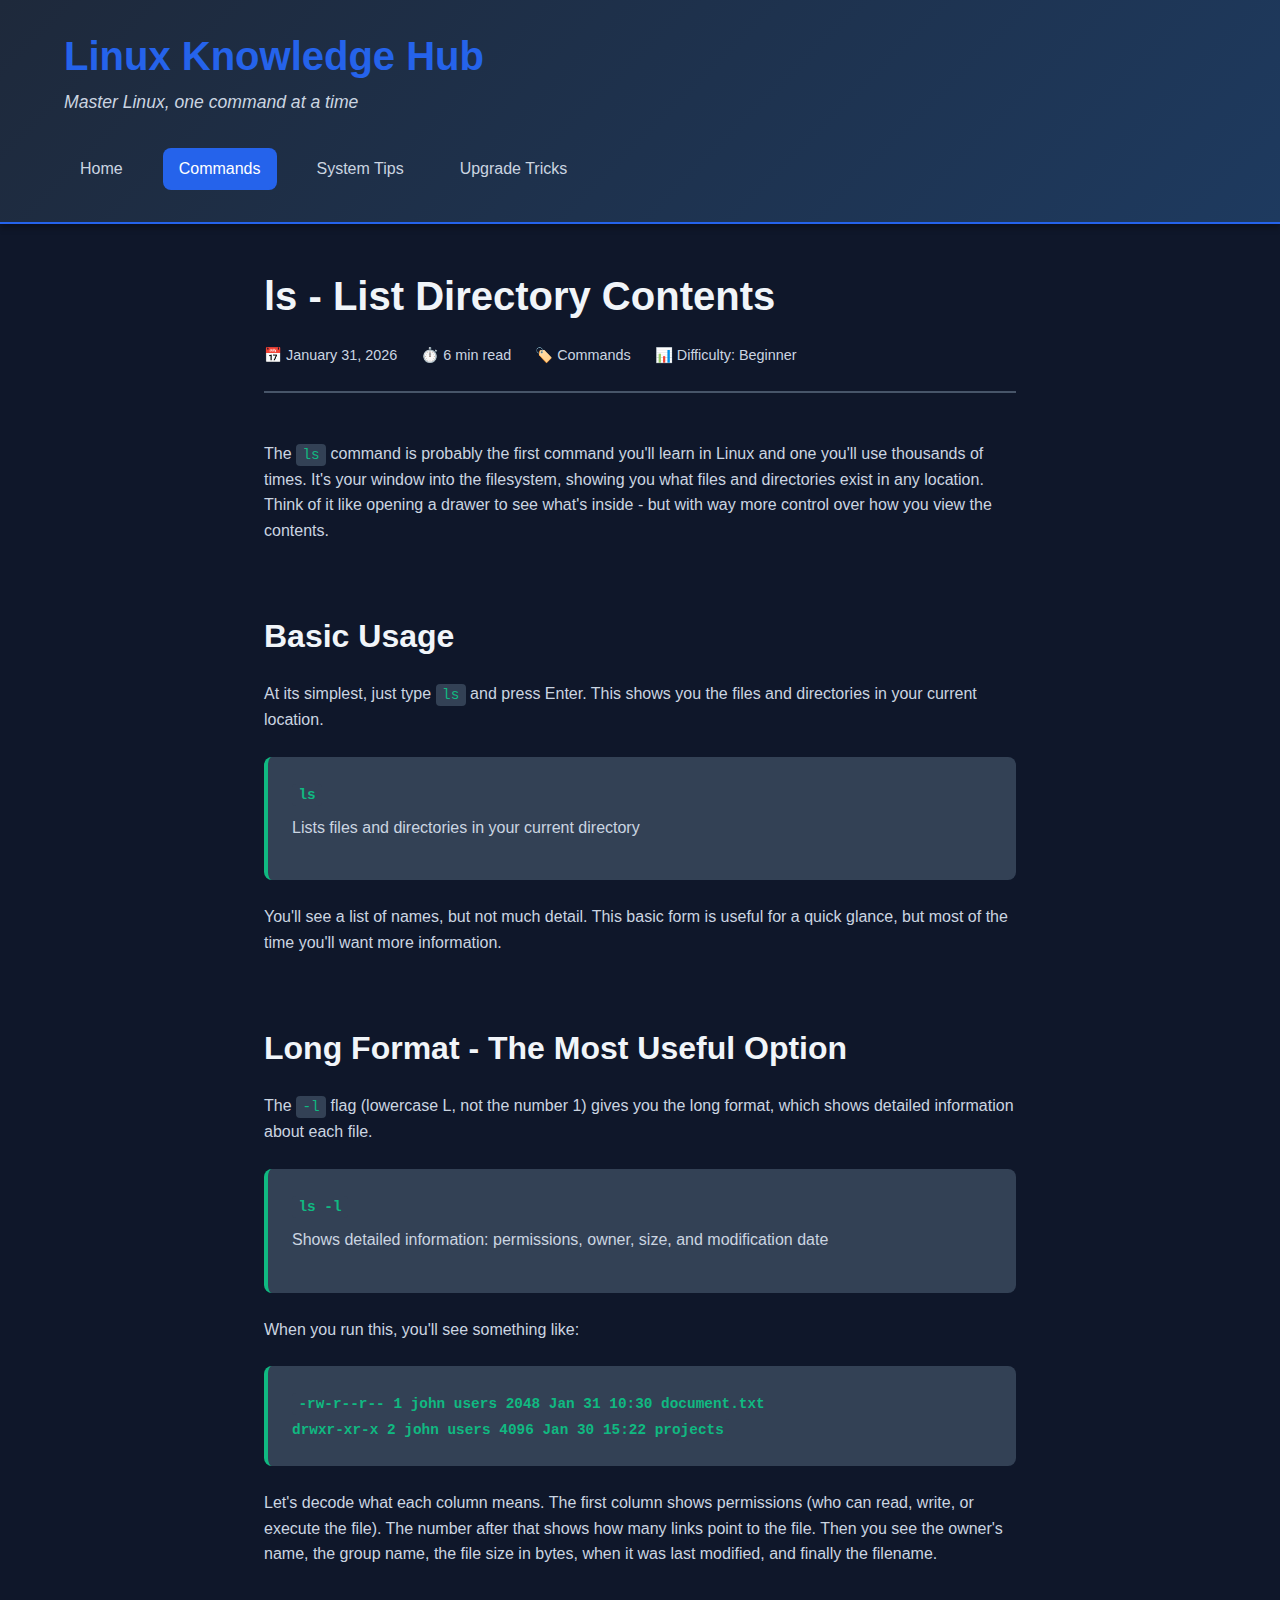
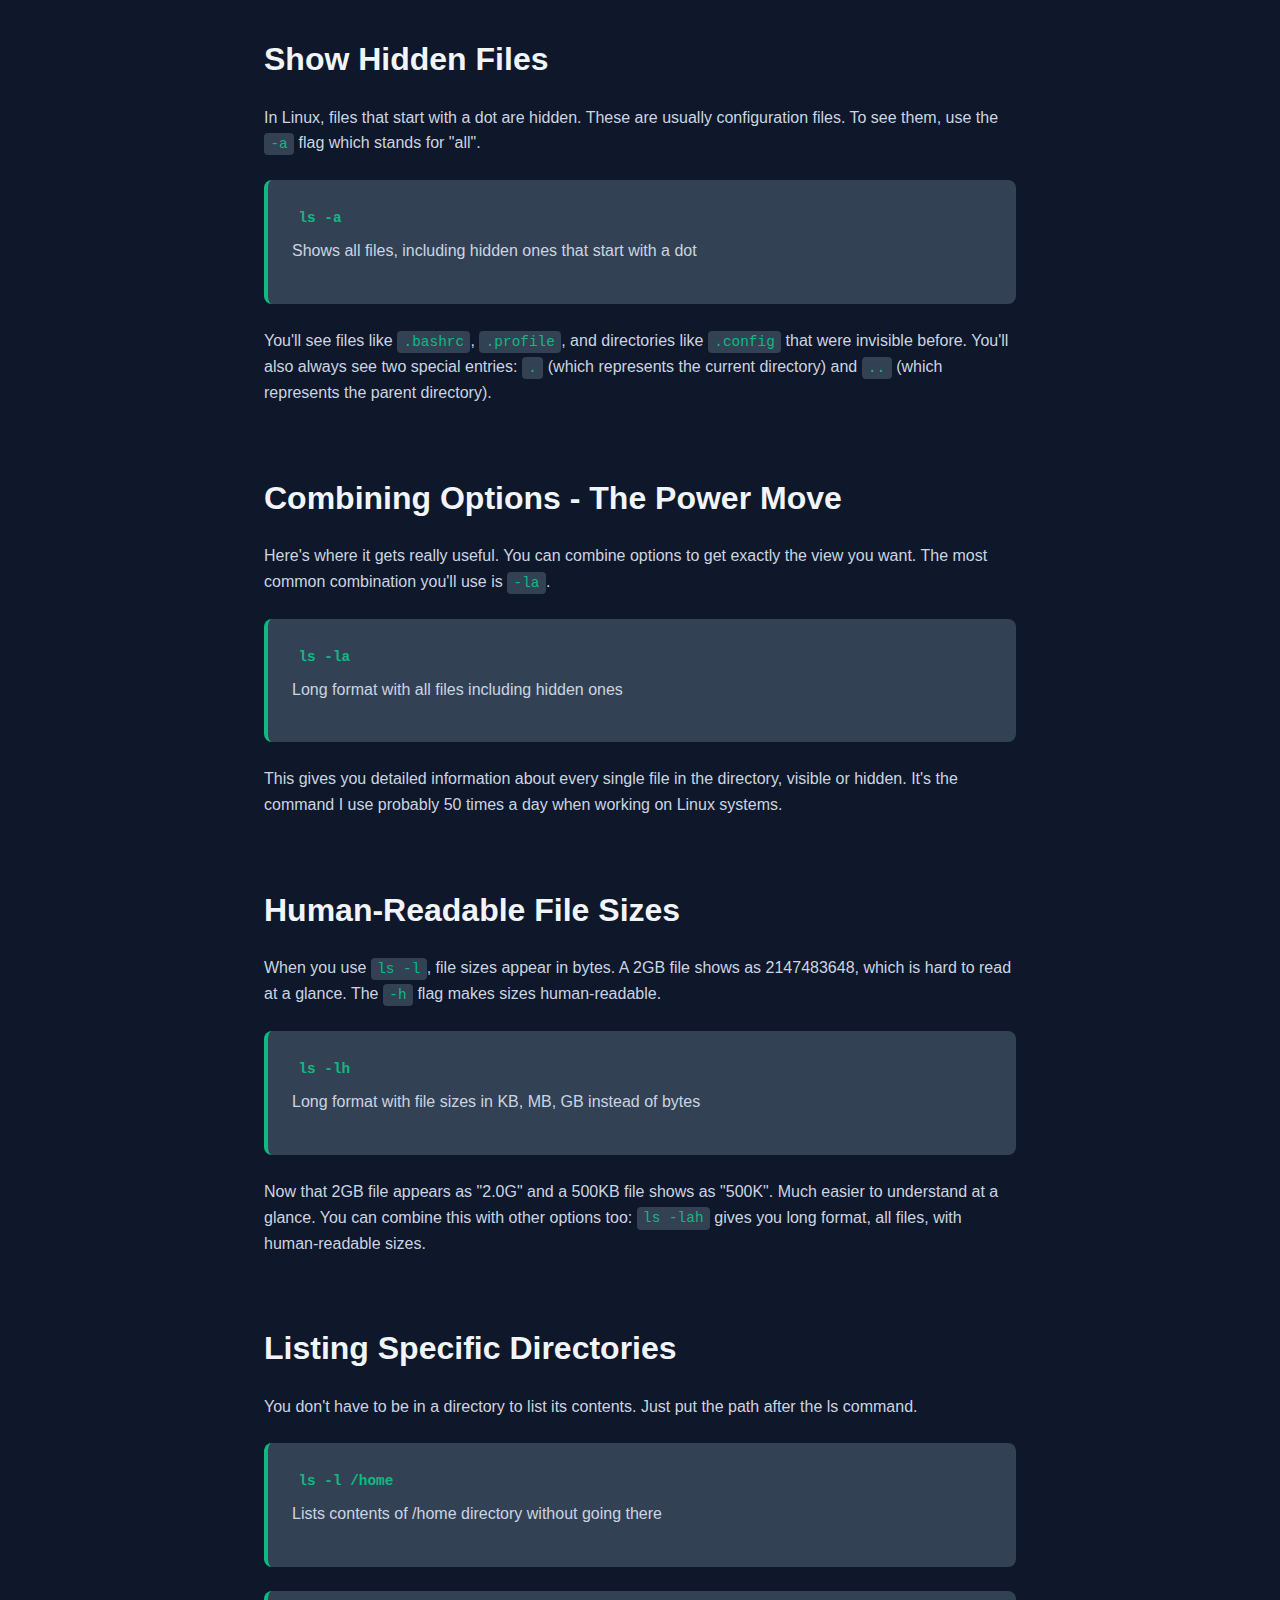
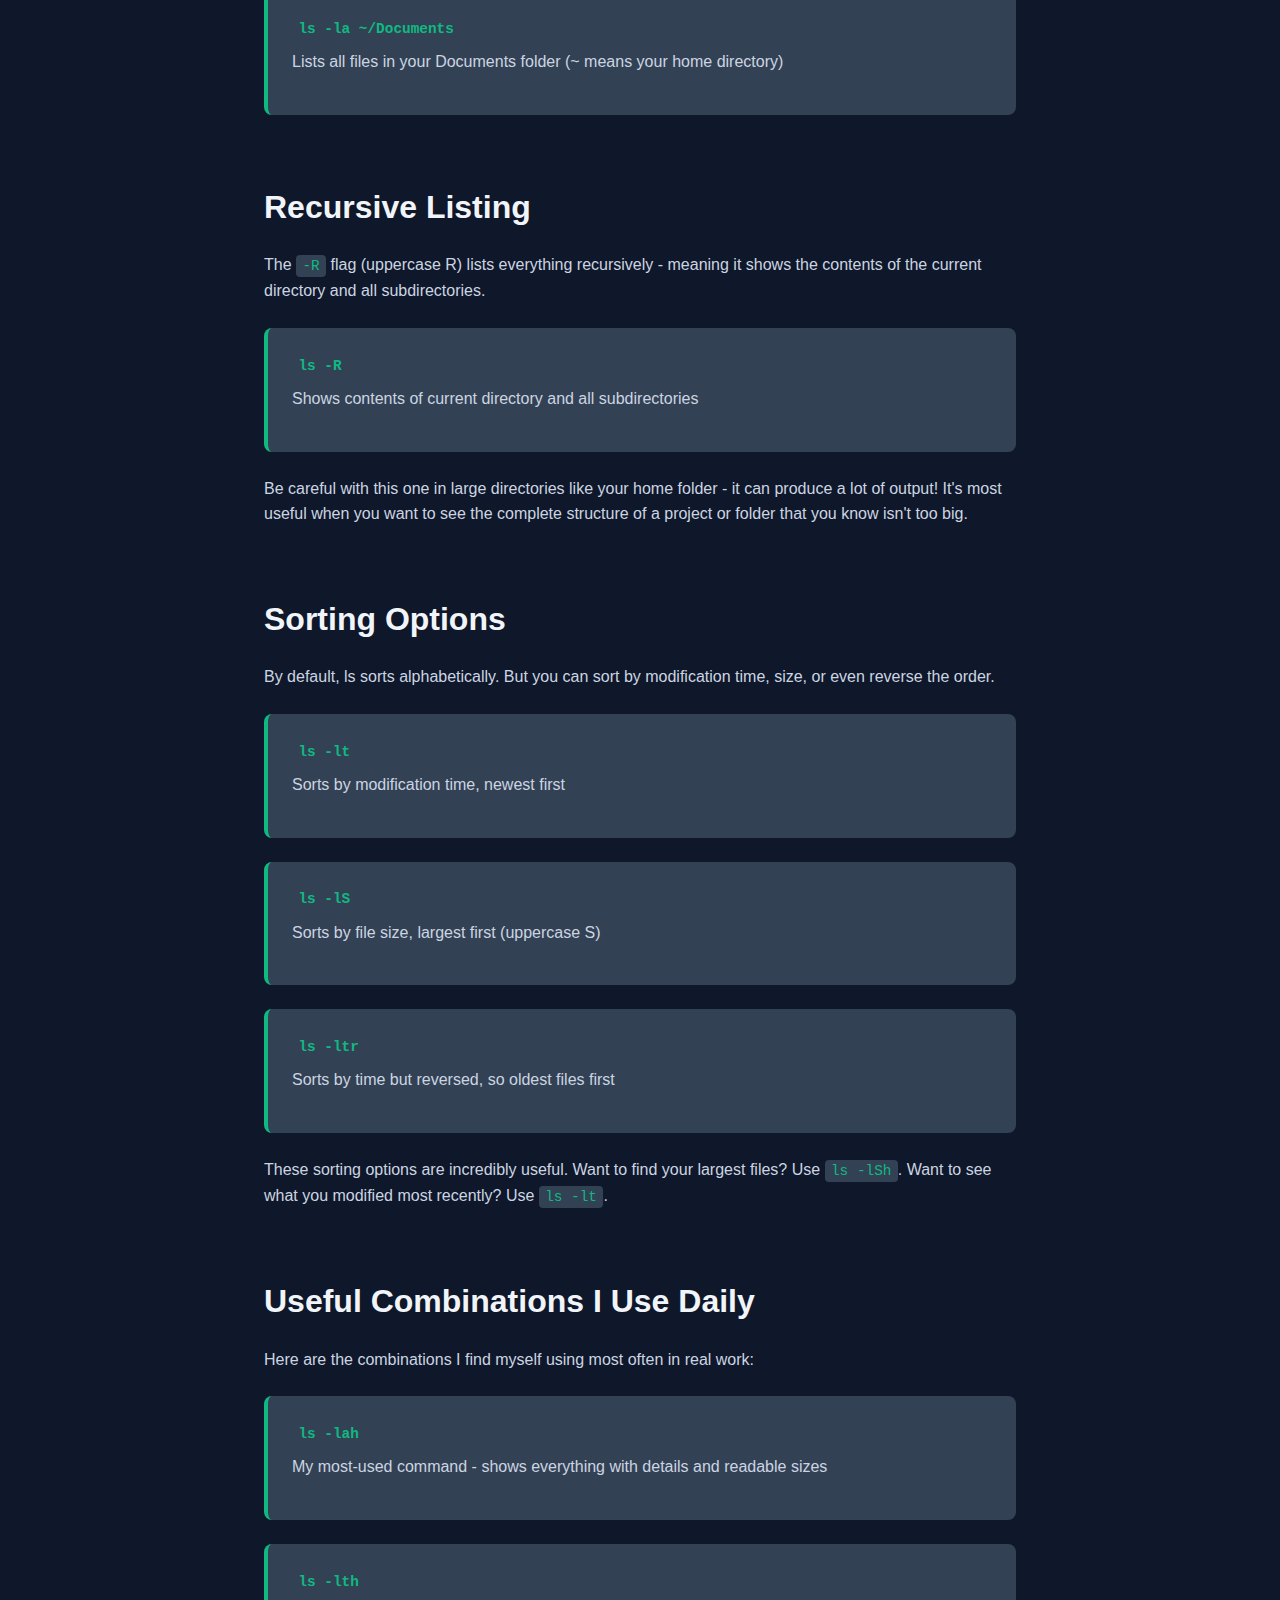
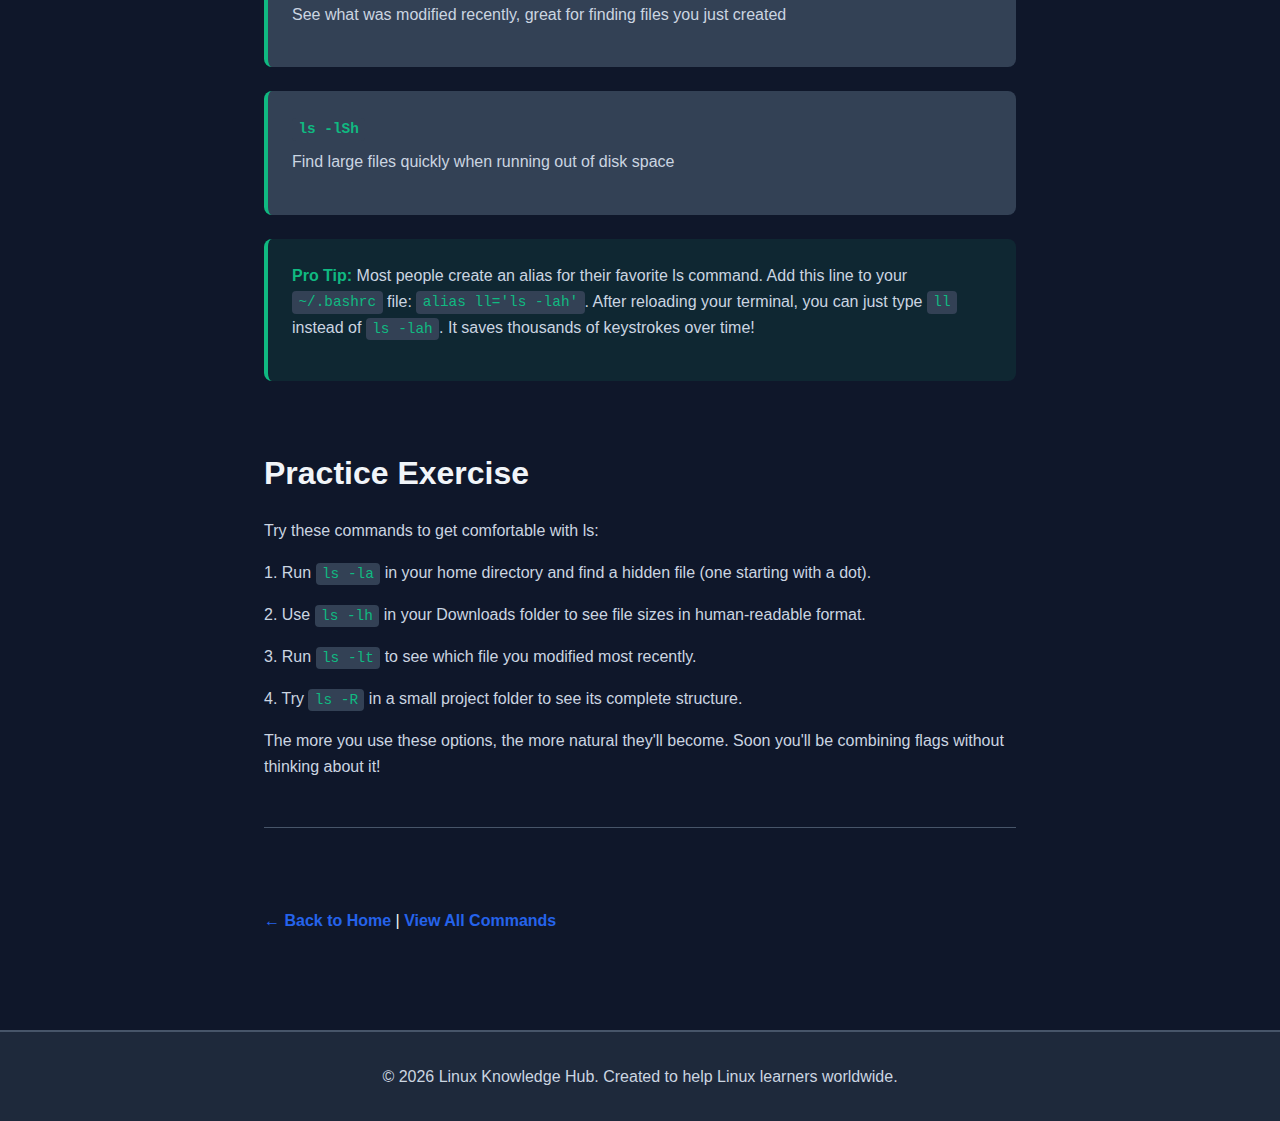
<file: pages/ls-command.html>
<!DOCTYPE html>
<html lang="en">
<head>
    <meta charset="UTF-8">
    <meta name="viewport" content="width=device-width, initial-scale=1.0">
    <meta name="description" content="Master the ls command - learn to list files, understand permissions, and navigate your Linux filesystem with confidence.">
    <title>ls Command - List Directory Contents - Linux Knowledge Hub</title>
    <link rel="stylesheet" href="../css/style.css">
    <style>
        .article-content {
            max-width: 800px;
            margin: 0 auto;
        }
        .article-header {
            margin-bottom: var(--space-xl);
            padding-bottom: var(--space-md);
            border-bottom: 2px solid var(--border-color);
        }
        .article-meta {
            display: flex;
            gap: var(--space-md);
            margin-top: var(--space-sm);
            font-size: 0.9rem;
            color: var(--text-secondary);
            flex-wrap: wrap;
        }
        .article-content h2 {
            margin-top: var(--space-xl);
            padding-top: var(--space-md);
        }
        .article-content h3 {
            margin-top: var(--space-lg);
        }
        .command-box {
            background-color: var(--surface-light);
            border-left: 4px solid var(--success);
            padding: var(--space-md);
            border-radius: var(--radius);
            margin: var(--space-md) 0;
        }
        .command-box code {
            color: var(--success);
            font-weight: 600;
        }
        .tip-box {
            background-color: rgba(16, 185, 129, 0.1);
            border-left: 4px solid var(--success);
            padding: var(--space-md);
            border-radius: var(--radius);
            margin: var(--space-md) 0;
        }
        .tip-box strong {
            color: var(--success);
        }
        .back-link {
            display: inline-block;
            margin-top: var(--space-xl);
            color: var(--primary-color);
            text-decoration: none;
            font-weight: 600;
        }
        .back-link:hover {
            color: var(--primary-dark);
        }
    </style>
</head>
<body>
    <header class="site-header">
        <div class="container">
            <h1 class="site-title">Linux Knowledge Hub</h1>
            <p class="site-tagline">Master Linux, one command at a time</p>
            <nav class="main-nav">
                <ul>
                    <li><a href="../index.html">Home</a></li>
                    <li><a href="commands.html" class="active">Commands</a></li>
                    <li><a href="tips.html">System Tips</a></li>
                    <li><a href="upgrades.html">Upgrade Tricks</a></li>
                </ul>
            </nav>
        </div>
    </header>
    <main class="main-content">
        <article class="container article-content">
            <header class="article-header">
                <h1>ls - List Directory Contents</h1>
                <div class="article-meta">
                    <span>📅 January 31, 2026</span>
                    <span>⏱️ 6 min read</span>
                    <span>🏷️ Commands</span>
                    <span>📊 Difficulty: Beginner</span>
                </div>
            </header>

            <section>
                <p>The <code>ls</code> command is probably the first command you'll learn in Linux and one you'll use thousands of times. It's your window into the filesystem, showing you what files and directories exist in any location. Think of it like opening a drawer to see what's inside - but with way more control over how you view the contents.</p>
            </section>

            <section>
                <h2>Basic Usage</h2>
                <p>At its simplest, just type <code>ls</code> and press Enter. This shows you the files and directories in your current location.</p>
                
                <div class="command-box">
                    <code>ls</code>
                    <p style="margin-top: 0.5rem; color: var(--text-secondary);">Lists files and directories in your current directory</p>
                </div>

                <p>You'll see a list of names, but not much detail. This basic form is useful for a quick glance, but most of the time you'll want more information.</p>
            </section>

            <section>
                <h2>Long Format - The Most Useful Option</h2>
                <p>The <code>-l</code> flag (lowercase L, not the number 1) gives you the long format, which shows detailed information about each file.</p>
                
                <div class="command-box">
                    <code>ls -l</code>
                    <p style="margin-top: 0.5rem; color: var(--text-secondary);">Shows detailed information: permissions, owner, size, and modification date</p>
                </div>

                <p>When you run this, you'll see something like:</p>
                <div class="command-box">
                    <code>-rw-r--r-- 1 john users 2048 Jan 31 10:30 document.txt<br>
drwxr-xr-x 2 john users 4096 Jan 30 15:22 projects</code>
                </div>

                <p>Let's decode what each column means. The first column shows permissions (who can read, write, or execute the file). The number after that shows how many links point to the file. Then you see the owner's name, the group name, the file size in bytes, when it was last modified, and finally the filename.</p>
            </section>

            <section>
                <h2>Show Hidden Files</h2>
                <p>In Linux, files that start with a dot are hidden. These are usually configuration files. To see them, use the <code>-a</code> flag which stands for "all".</p>
                
                <div class="command-box">
                    <code>ls -a</code>
                    <p style="margin-top: 0.5rem; color: var(--text-secondary);">Shows all files, including hidden ones that start with a dot</p>
                </div>

                <p>You'll see files like <code>.bashrc</code>, <code>.profile</code>, and directories like <code>.config</code> that were invisible before. You'll also always see two special entries: <code>.</code> (which represents the current directory) and <code>..</code> (which represents the parent directory).</p>
            </section>

            <section>
                <h2>Combining Options - The Power Move</h2>
                <p>Here's where it gets really useful. You can combine options to get exactly the view you want. The most common combination you'll use is <code>-la</code>.</p>
                
                <div class="command-box">
                    <code>ls -la</code>
                    <p style="margin-top: 0.5rem; color: var(--text-secondary);">Long format with all files including hidden ones</p>
                </div>

                <p>This gives you detailed information about every single file in the directory, visible or hidden. It's the command I use probably 50 times a day when working on Linux systems.</p>
            </section>

            <section>
                <h2>Human-Readable File Sizes</h2>
                <p>When you use <code>ls -l</code>, file sizes appear in bytes. A 2GB file shows as 2147483648, which is hard to read at a glance. The <code>-h</code> flag makes sizes human-readable.</p>
                
                <div class="command-box">
                    <code>ls -lh</code>
                    <p style="margin-top: 0.5rem; color: var(--text-secondary);">Long format with file sizes in KB, MB, GB instead of bytes</p>
                </div>

                <p>Now that 2GB file appears as "2.0G" and a 500KB file shows as "500K". Much easier to understand at a glance. You can combine this with other options too: <code>ls -lah</code> gives you long format, all files, with human-readable sizes.</p>
            </section>

            <section>
                <h2>Listing Specific Directories</h2>
                <p>You don't have to be in a directory to list its contents. Just put the path after the ls command.</p>
                
                <div class="command-box">
                    <code>ls -l /home</code>
                    <p style="margin-top: 0.5rem; color: var(--text-secondary);">Lists contents of /home directory without going there</p>
                </div>

                <div class="command-box">
                    <code>ls -la ~/Documents</code>
                    <p style="margin-top: 0.5rem; color: var(--text-secondary);">Lists all files in your Documents folder (~ means your home directory)</p>
                </div>
            </section>

            <section>
                <h2>Recursive Listing</h2>
                <p>The <code>-R</code> flag (uppercase R) lists everything recursively - meaning it shows the contents of the current directory and all subdirectories.</p>
                
                <div class="command-box">
                    <code>ls -R</code>
                    <p style="margin-top: 0.5rem; color: var(--text-secondary);">Shows contents of current directory and all subdirectories</p>
                </div>

                <p>Be careful with this one in large directories like your home folder - it can produce a lot of output! It's most useful when you want to see the complete structure of a project or folder that you know isn't too big.</p>
            </section>

            <section>
                <h2>Sorting Options</h2>
                <p>By default, ls sorts alphabetically. But you can sort by modification time, size, or even reverse the order.</p>
                
                <div class="command-box">
                    <code>ls -lt</code>
                    <p style="margin-top: 0.5rem; color: var(--text-secondary);">Sorts by modification time, newest first</p>
                </div>

                <div class="command-box">
                    <code>ls -lS</code>
                    <p style="margin-top: 0.5rem; color: var(--text-secondary);">Sorts by file size, largest first (uppercase S)</p>
                </div>

                <div class="command-box">
                    <code>ls -ltr</code>
                    <p style="margin-top: 0.5rem; color: var(--text-secondary);">Sorts by time but reversed, so oldest files first</p>
                </div>

                <p>These sorting options are incredibly useful. Want to find your largest files? Use <code>ls -lSh</code>. Want to see what you modified most recently? Use <code>ls -lt</code>.</p>
            </section>

            <section>
                <h2>Useful Combinations I Use Daily</h2>
                <p>Here are the combinations I find myself using most often in real work:</p>

                <div class="command-box">
                    <code>ls -lah</code>
                    <p style="margin-top: 0.5rem; color: var(--text-secondary);">My most-used command - shows everything with details and readable sizes</p>
                </div>

                <div class="command-box">
                    <code>ls -lth</code>
                    <p style="margin-top: 0.5rem; color: var(--text-secondary);">See what was modified recently, great for finding files you just created</p>
                </div>

                <div class="command-box">
                    <code>ls -lSh</code>
                    <p style="margin-top: 0.5rem; color: var(--text-secondary);">Find large files quickly when running out of disk space</p>
                </div>
            </section>

            <section>
                <div class="tip-box">
                    <p><strong>Pro Tip:</strong> Most people create an alias for their favorite ls command. Add this line to your <code>~/.bashrc</code> file: <code>alias ll='ls -lah'</code>. After reloading your terminal, you can just type <code>ll</code> instead of <code>ls -lah</code>. It saves thousands of keystrokes over time!</p>
                </div>
            </section>

            <section>
                <h2>Practice Exercise</h2>
                <p>Try these commands to get comfortable with ls:</p>
                <p>1. Run <code>ls -la</code> in your home directory and find a hidden file (one starting with a dot).</p>
                <p>2. Use <code>ls -lh</code> in your Downloads folder to see file sizes in human-readable format.</p>
                <p>3. Run <code>ls -lt</code> to see which file you modified most recently.</p>
                <p>4. Try <code>ls -R</code> in a small project folder to see its complete structure.</p>
                <p>The more you use these options, the more natural they'll become. Soon you'll be combining flags without thinking about it!</p>
            </section>

            <nav style="margin-top: var(--space-xl); padding-top: var(--space-lg); border-top: 1px solid var(--border-color);">
                <a href="../index.html" class="back-link">← Back to Home</a> | 
                <a href="commands.html" class="back-link">View All Commands</a>
            </nav>
        </article>
    </main>
    <footer class="site-footer">
        <div class="container">
            <p>&copy; 2026 Linux Knowledge Hub. Created to help Linux learners worldwide.</p>
        </div>
    </footer>
</body>
</html>
</file>
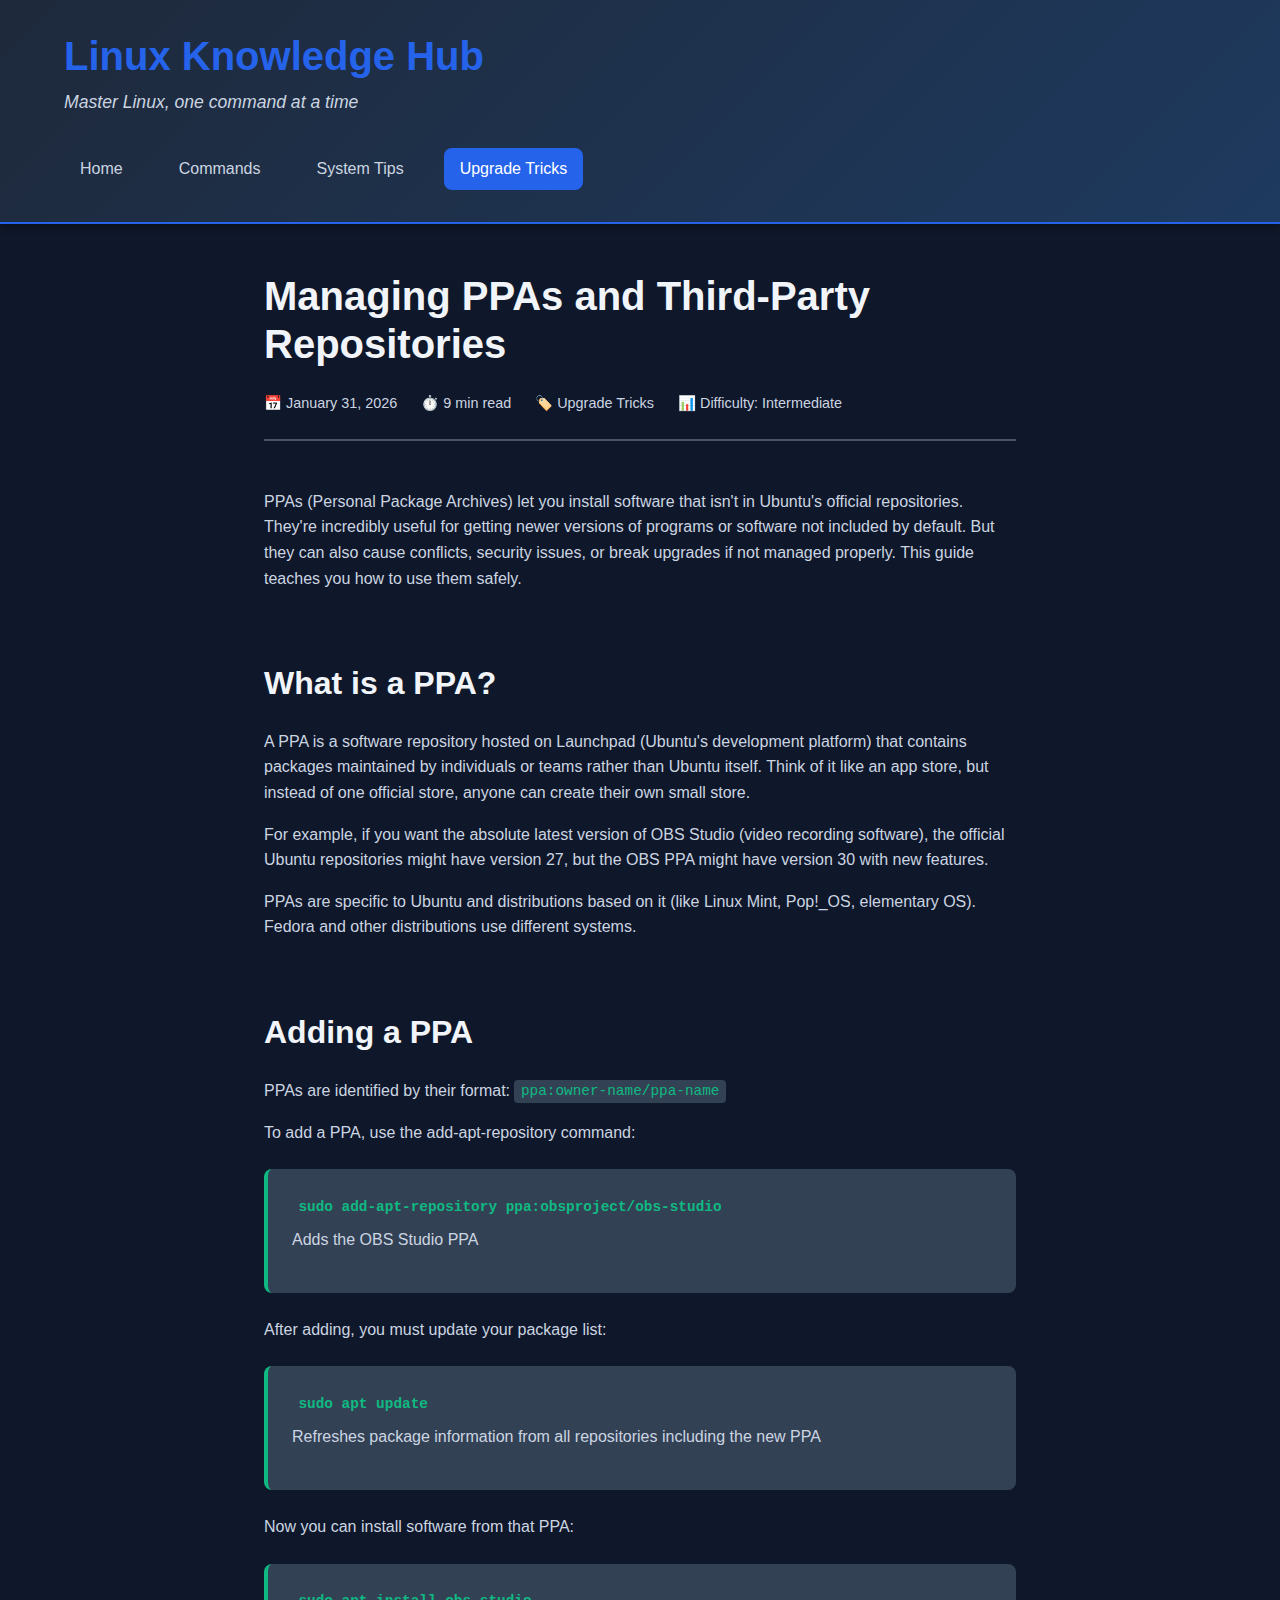
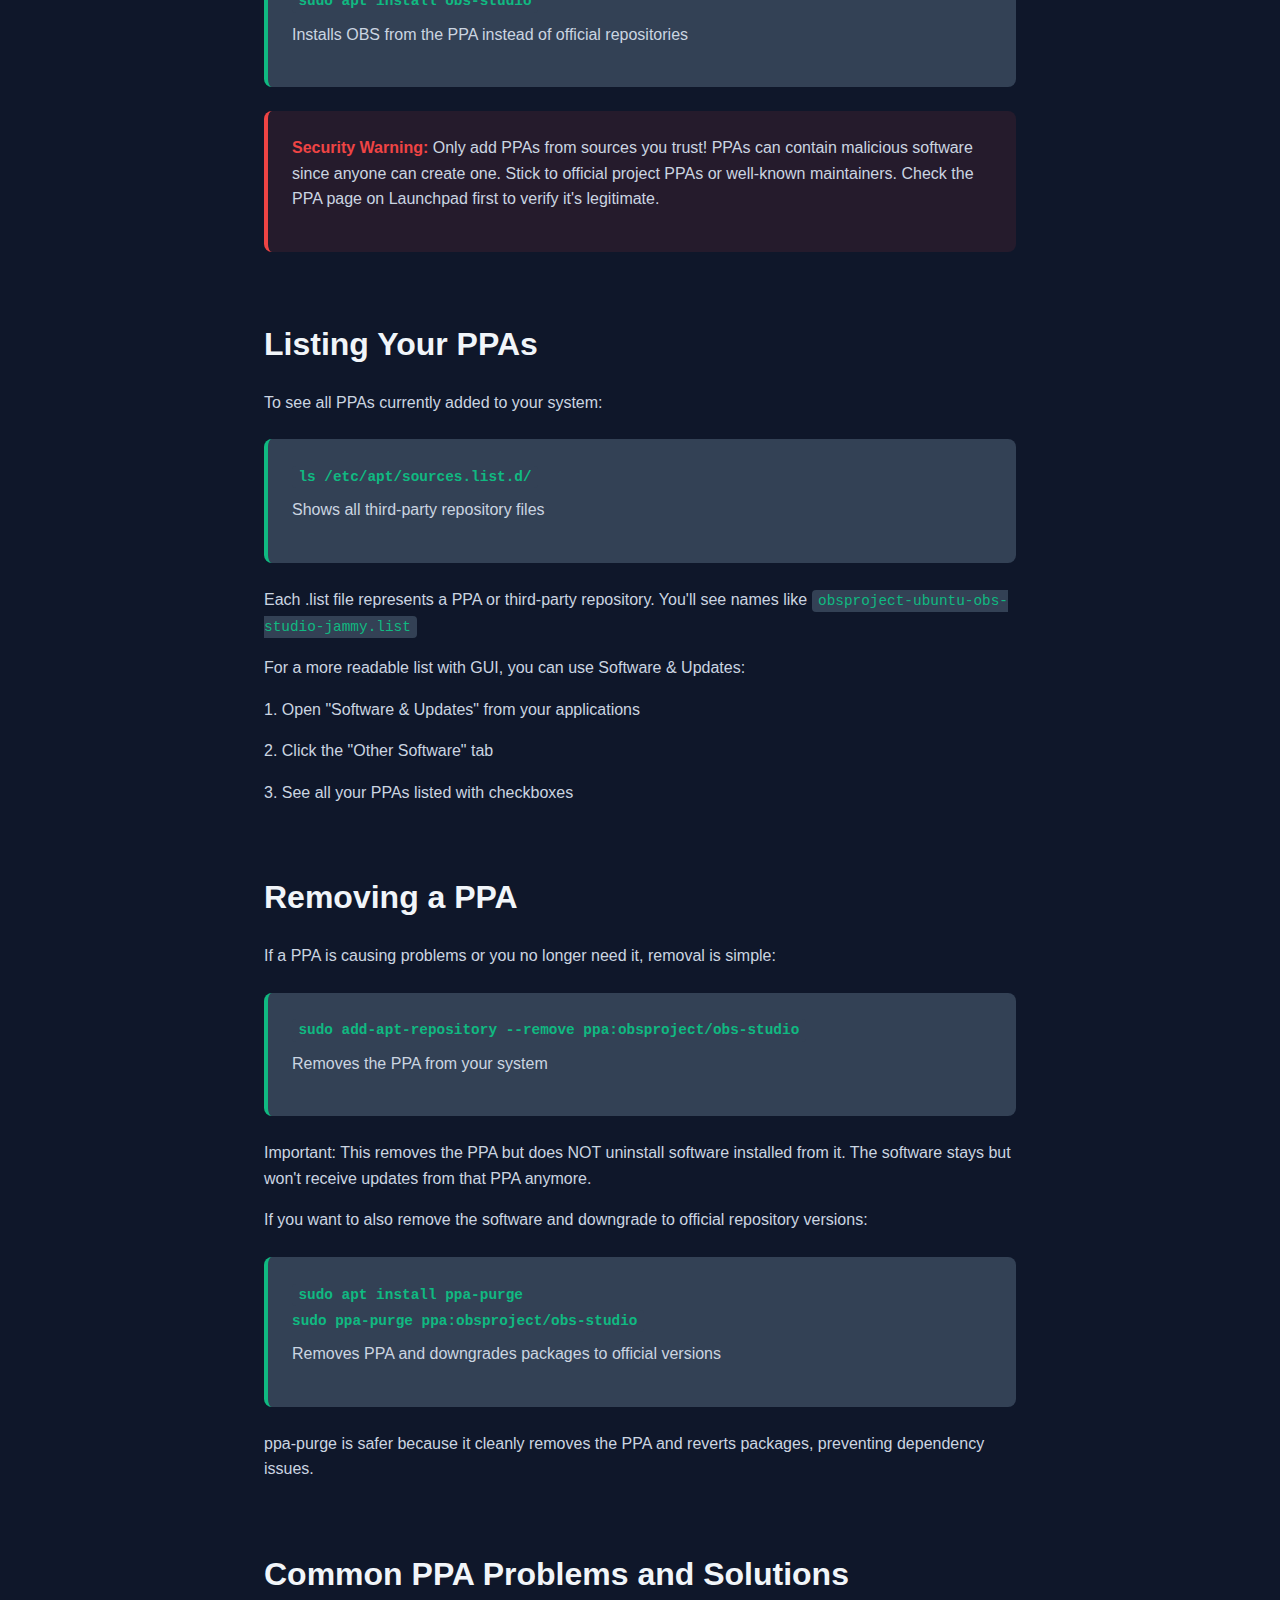
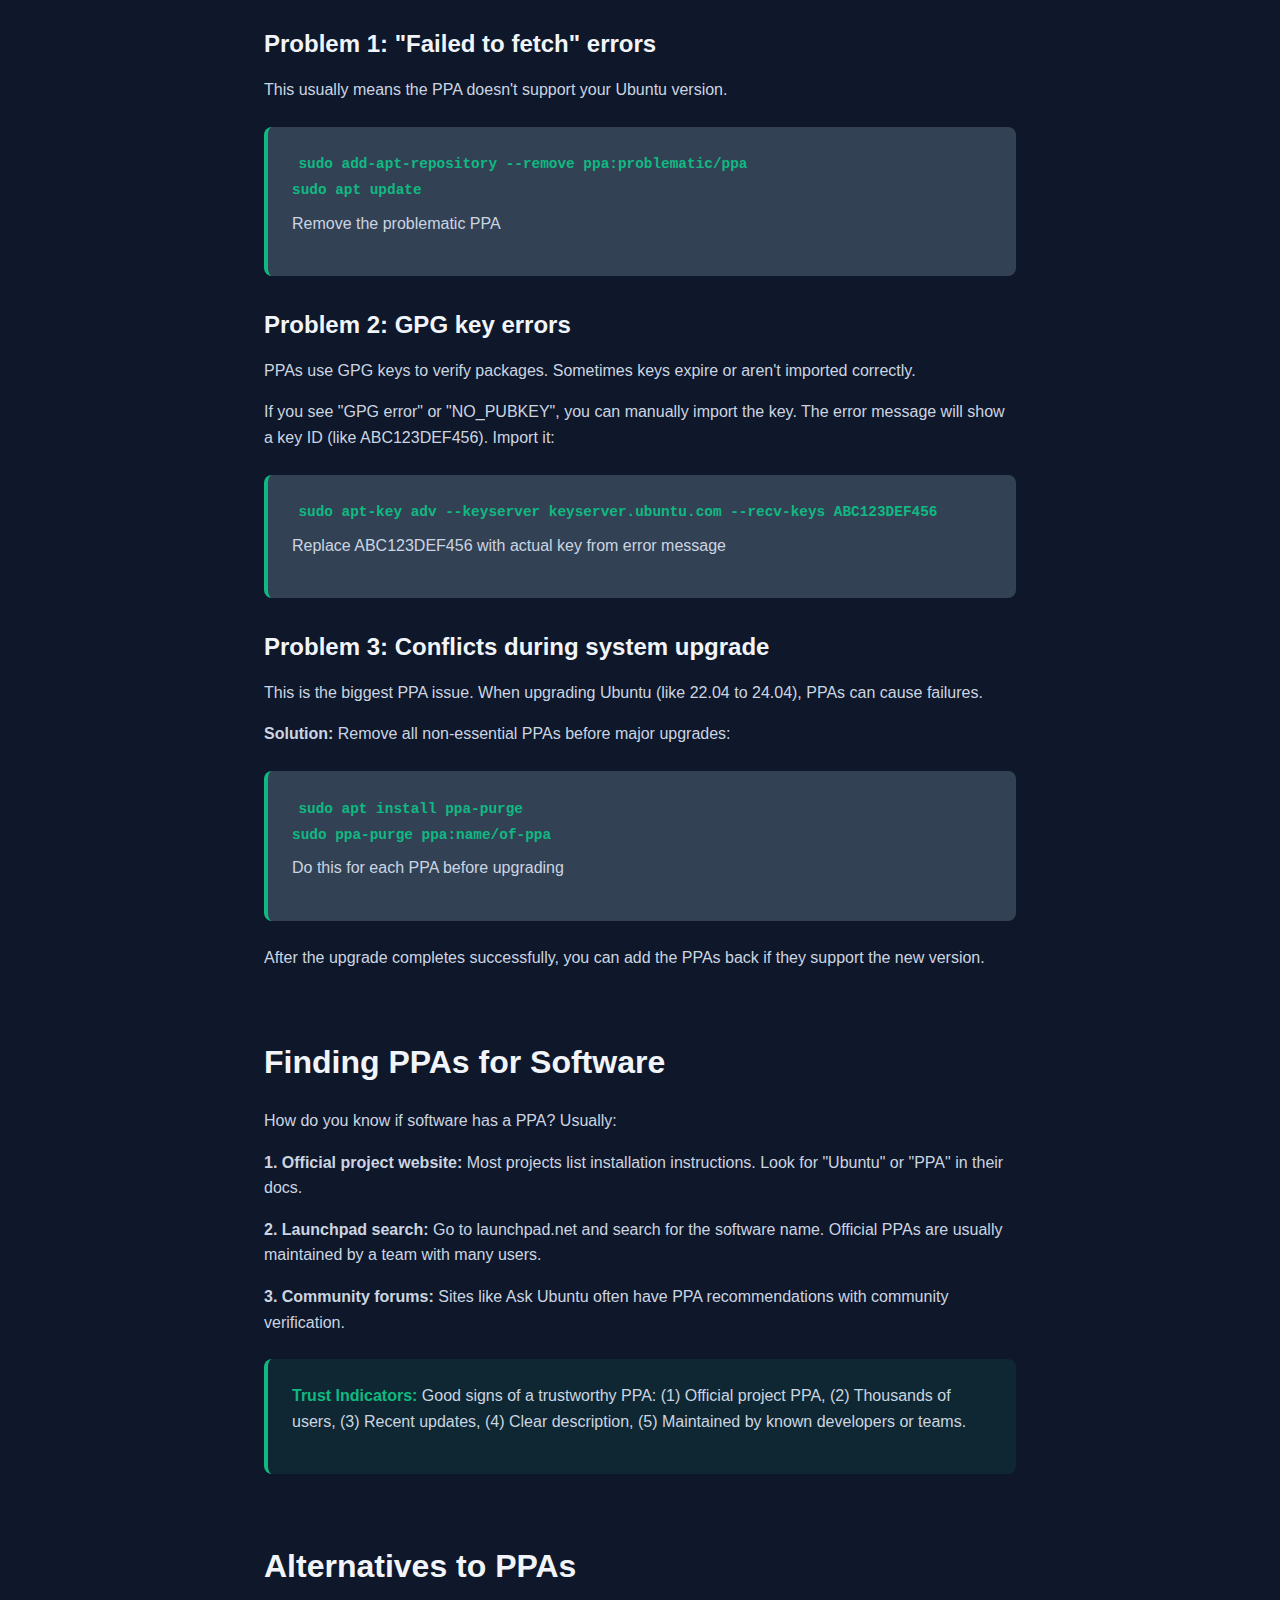
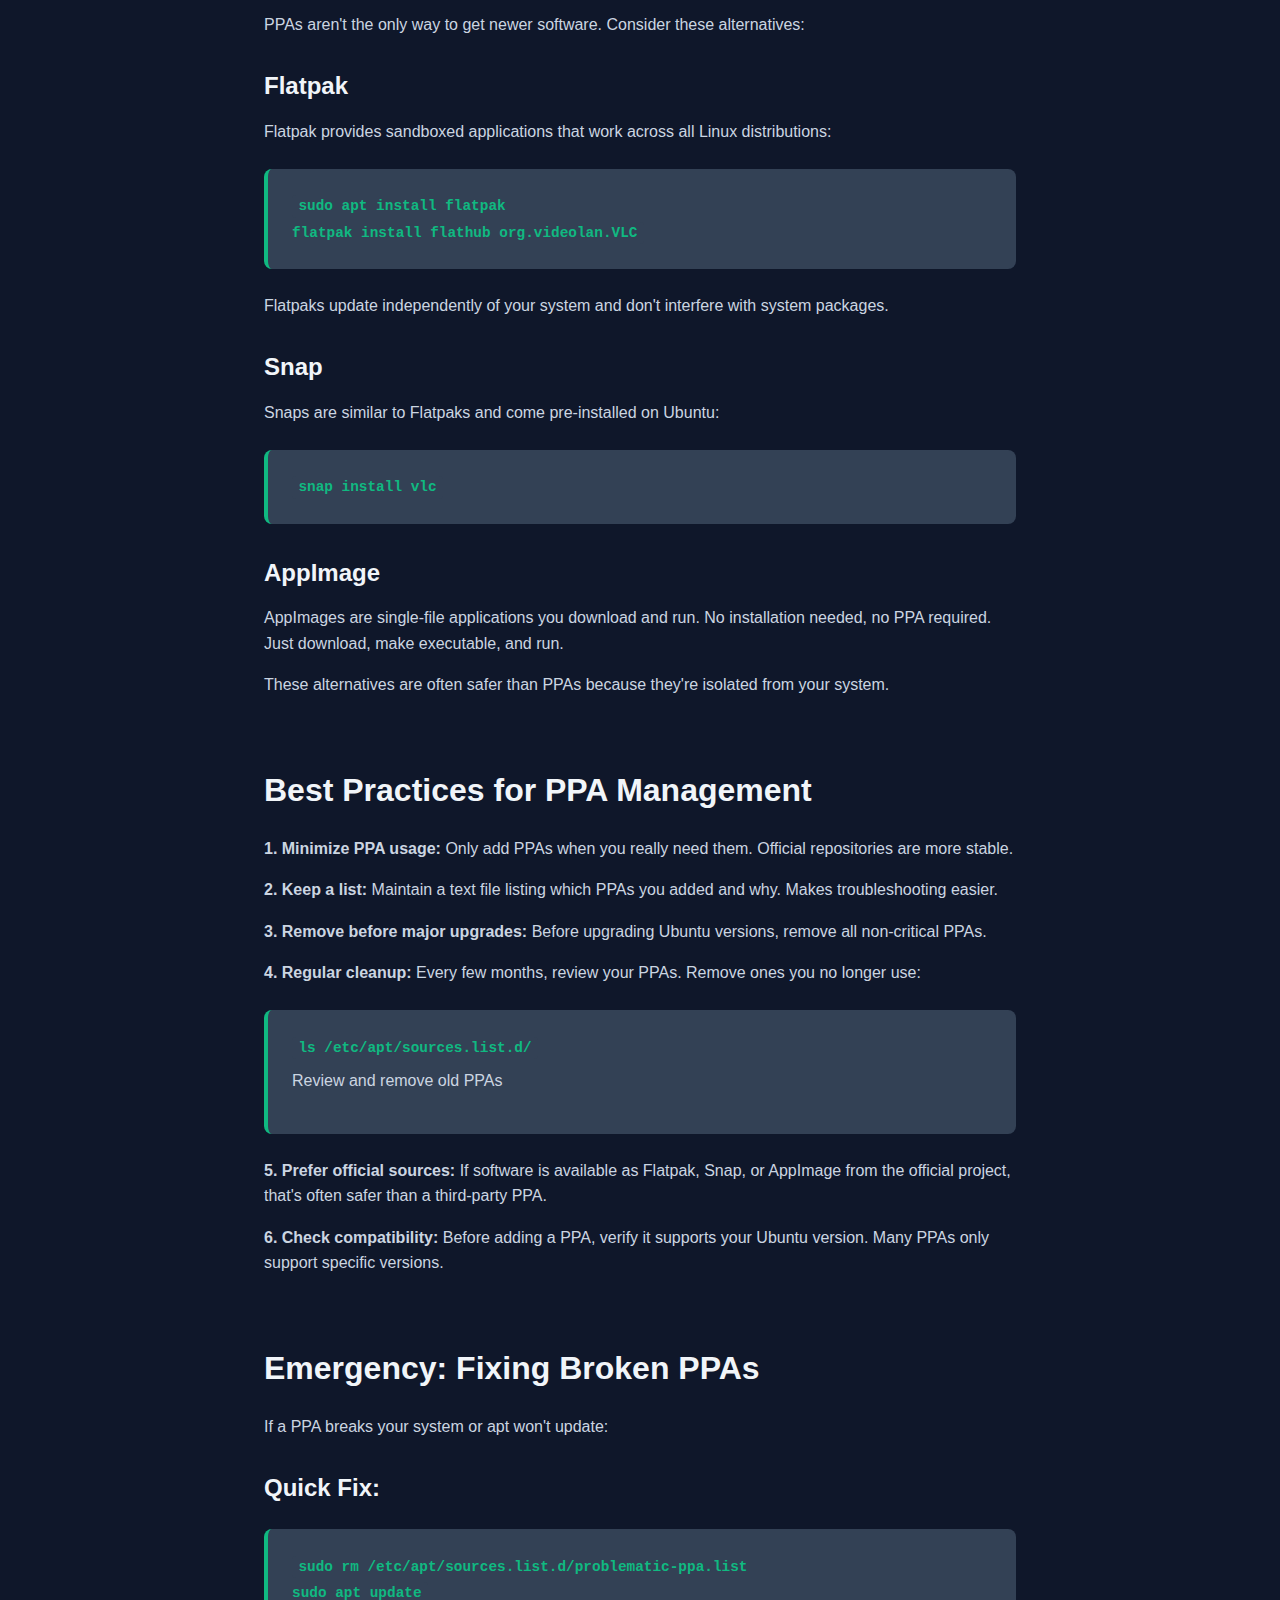
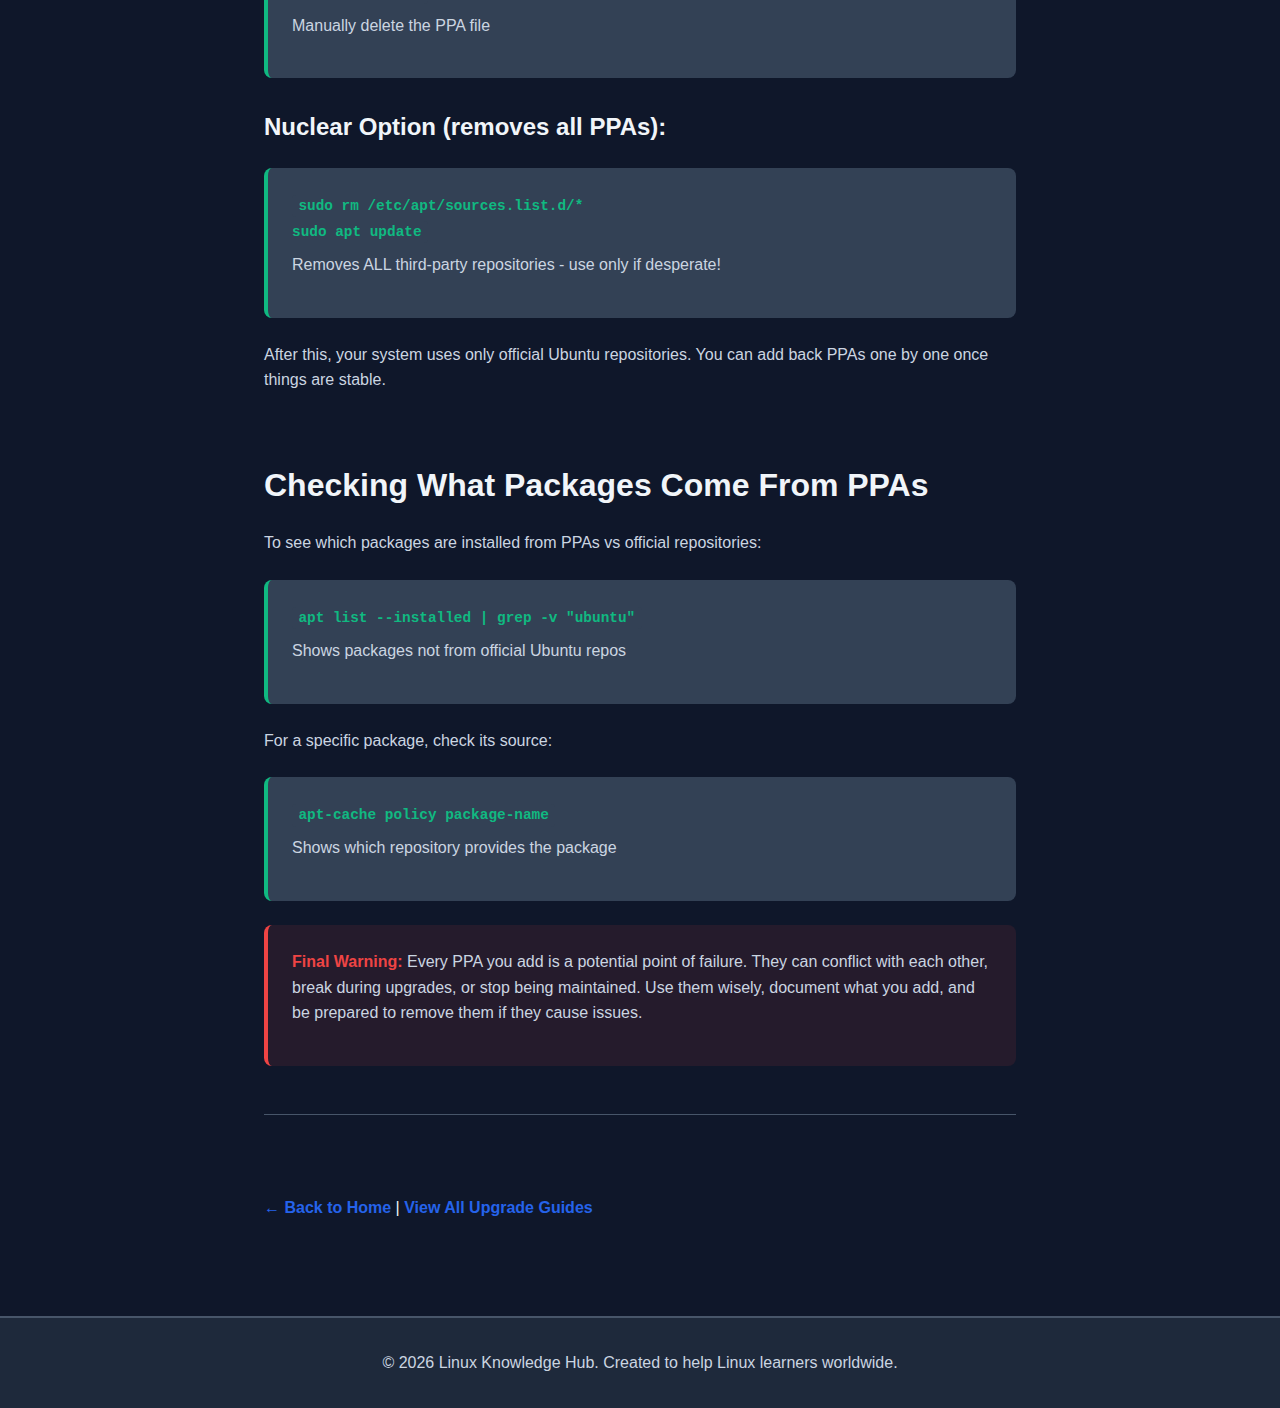
<file: pages/manage-ppas.html>
<!DOCTYPE html>
<html lang="en">
<head>
    <meta charset="UTF-8">
    <meta name="viewport" content="width=device-width, initial-scale=1.0">
    <meta name="description" content="Learn how to safely add, remove, and manage PPAs and third-party repositories in Ubuntu and Linux Mint.">
    <title>Managing PPAs and Third-Party Repositories - Linux Knowledge Hub</title>
    <link rel="stylesheet" href="../css/style.css">
    <style>
        .article-content {
            max-width: 800px;
            margin: 0 auto;
        }
        .article-header {
            margin-bottom: var(--space-xl);
            padding-bottom: var(--space-md);
            border-bottom: 2px solid var(--border-color);
        }
        .article-meta {
            display: flex;
            gap: var(--space-md);
            margin-top: var(--space-sm);
            font-size: 0.9rem;
            color: var(--text-secondary);
            flex-wrap: wrap;
        }
        .article-content h2 {
            margin-top: var(--space-xl);
            padding-top: var(--space-md);
        }
        .article-content h3 {
            margin-top: var(--space-lg);
        }
        .command-box {
            background-color: var(--surface-light);
            border-left: 4px solid var(--success);
            padding: var(--space-md);
            border-radius: var(--radius);
            margin: var(--space-md) 0;
        }
        .command-box code {
            color: var(--success);
            font-weight: 600;
        }
        .warning-box {
            background-color: rgba(239, 68, 68, 0.1);
            border-left: 4px solid #ef4444;
            padding: var(--space-md);
            border-radius: var(--radius);
            margin: var(--space-md) 0;
        }
        .warning-box strong {
            color: #ef4444;
        }
        .tip-box {
            background-color: rgba(16, 185, 129, 0.1);
            border-left: 4px solid var(--success);
            padding: var(--space-md);
            border-radius: var(--radius);
            margin: var(--space-md) 0;
        }
        .tip-box strong {
            color: var(--success);
        }
        .back-link {
            display: inline-block;
            margin-top: var(--space-xl);
            color: var(--primary-color);
            text-decoration: none;
            font-weight: 600;
        }
        .back-link:hover {
            color: var(--primary-dark);
        }
    </style>
</head>
<body>
    <header class="site-header">
        <div class="container">
            <h1 class="site-title">Linux Knowledge Hub</h1>
            <p class="site-tagline">Master Linux, one command at a time</p>
            <nav class="main-nav">
                <ul>
                    <li><a href="../index.html">Home</a></li>
                    <li><a href="commands.html">Commands</a></li>
                    <li><a href="tips.html">System Tips</a></li>
                    <li><a href="upgrades.html" class="active">Upgrade Tricks</a></li>
                </ul>
            </nav>
        </div>
    </header>
    <main class="main-content">
        <article class="container article-content">
            <header class="article-header">
                <h1>Managing PPAs and Third-Party Repositories</h1>
                <div class="article-meta">
                    <span>📅 January 31, 2026</span>
                    <span>⏱️ 9 min read</span>
                    <span>🏷️ Upgrade Tricks</span>
                    <span>📊 Difficulty: Intermediate</span>
                </div>
            </header>

            <section>
                <p>PPAs (Personal Package Archives) let you install software that isn't in Ubuntu's official repositories. They're incredibly useful for getting newer versions of programs or software not included by default. But they can also cause conflicts, security issues, or break upgrades if not managed properly. This guide teaches you how to use them safely.</p>
            </section>

            <section>
                <h2>What is a PPA?</h2>
                <p>A PPA is a software repository hosted on Launchpad (Ubuntu's development platform) that contains packages maintained by individuals or teams rather than Ubuntu itself. Think of it like an app store, but instead of one official store, anyone can create their own small store.</p>

                <p>For example, if you want the absolute latest version of OBS Studio (video recording software), the official Ubuntu repositories might have version 27, but the OBS PPA might have version 30 with new features.</p>

                <p>PPAs are specific to Ubuntu and distributions based on it (like Linux Mint, Pop!_OS, elementary OS). Fedora and other distributions use different systems.</p>
            </section>

            <section>
                <h2>Adding a PPA</h2>
                <p>PPAs are identified by their format: <code>ppa:owner-name/ppa-name</code></p>

                <p>To add a PPA, use the add-apt-repository command:</p>

                <div class="command-box">
                    <code>sudo add-apt-repository ppa:obsproject/obs-studio</code>
                    <p style="margin-top: 0.5rem; color: var(--text-secondary);">Adds the OBS Studio PPA</p>
                </div>

                <p>After adding, you must update your package list:</p>

                <div class="command-box">
                    <code>sudo apt update</code>
                    <p style="margin-top: 0.5rem; color: var(--text-secondary);">Refreshes package information from all repositories including the new PPA</p>
                </div>

                <p>Now you can install software from that PPA:</p>

                <div class="command-box">
                    <code>sudo apt install obs-studio</code>
                    <p style="margin-top: 0.5rem; color: var(--text-secondary);">Installs OBS from the PPA instead of official repositories</p>
                </div>

                <div class="warning-box">
                    <p><strong>Security Warning:</strong> Only add PPAs from sources you trust! PPAs can contain malicious software since anyone can create one. Stick to official project PPAs or well-known maintainers. Check the PPA page on Launchpad first to verify it's legitimate.</p>
                </div>
            </section>

            <section>
                <h2>Listing Your PPAs</h2>
                <p>To see all PPAs currently added to your system:</p>

                <div class="command-box">
                    <code>ls /etc/apt/sources.list.d/</code>
                    <p style="margin-top: 0.5rem; color: var(--text-secondary);">Shows all third-party repository files</p>
                </div>

                <p>Each .list file represents a PPA or third-party repository. You'll see names like <code>obsproject-ubuntu-obs-studio-jammy.list</code></p>

                <p>For a more readable list with GUI, you can use Software & Updates:</p>
                <p>1. Open "Software & Updates" from your applications</p>
                <p>2. Click the "Other Software" tab</p>
                <p>3. See all your PPAs listed with checkboxes</p>
            </section>

            <section>
                <h2>Removing a PPA</h2>
                <p>If a PPA is causing problems or you no longer need it, removal is simple:</p>

                <div class="command-box">
                    <code>sudo add-apt-repository --remove ppa:obsproject/obs-studio</code>
                    <p style="margin-top: 0.5rem; color: var(--text-secondary);">Removes the PPA from your system</p>
                </div>

                <p>Important: This removes the PPA but does NOT uninstall software installed from it. The software stays but won't receive updates from that PPA anymore.</p>

                <p>If you want to also remove the software and downgrade to official repository versions:</p>

                <div class="command-box">
                    <code>sudo apt install ppa-purge<br>
sudo ppa-purge ppa:obsproject/obs-studio</code>
                    <p style="margin-top: 0.5rem; color: var(--text-secondary);">Removes PPA and downgrades packages to official versions</p>
                </div>

                <p>ppa-purge is safer because it cleanly removes the PPA and reverts packages, preventing dependency issues.</p>
            </section>

            <section>
                <h2>Common PPA Problems and Solutions</h2>

                <h3>Problem 1: "Failed to fetch" errors</h3>
                <p>This usually means the PPA doesn't support your Ubuntu version.</p>

                <div class="command-box">
                    <code>sudo add-apt-repository --remove ppa:problematic/ppa<br>
sudo apt update</code>
                    <p style="margin-top: 0.5rem; color: var(--text-secondary);">Remove the problematic PPA</p>
                </div>

                <h3>Problem 2: GPG key errors</h3>
                <p>PPAs use GPG keys to verify packages. Sometimes keys expire or aren't imported correctly.</p>

                <p>If you see "GPG error" or "NO_PUBKEY", you can manually import the key. The error message will show a key ID (like ABC123DEF456). Import it:</p>

                <div class="command-box">
                    <code>sudo apt-key adv --keyserver keyserver.ubuntu.com --recv-keys ABC123DEF456</code>
                    <p style="margin-top: 0.5rem; color: var(--text-secondary);">Replace ABC123DEF456 with actual key from error message</p>
                </div>

                <h3>Problem 3: Conflicts during system upgrade</h3>
                <p>This is the biggest PPA issue. When upgrading Ubuntu (like 22.04 to 24.04), PPAs can cause failures.</p>

                <p><strong>Solution:</strong> Remove all non-essential PPAs before major upgrades:</p>

                <div class="command-box">
                    <code>sudo apt install ppa-purge<br>
sudo ppa-purge ppa:name/of-ppa</code>
                    <p style="margin-top: 0.5rem; color: var(--text-secondary);">Do this for each PPA before upgrading</p>
                </div>

                <p>After the upgrade completes successfully, you can add the PPAs back if they support the new version.</p>
            </section>

            <section>
                <h2>Finding PPAs for Software</h2>
                <p>How do you know if software has a PPA? Usually:</p>

                <p><strong>1. Official project website:</strong> Most projects list installation instructions. Look for "Ubuntu" or "PPA" in their docs.</p>

                <p><strong>2. Launchpad search:</strong> Go to launchpad.net and search for the software name. Official PPAs are usually maintained by a team with many users.</p>

                <p><strong>3. Community forums:</strong> Sites like Ask Ubuntu often have PPA recommendations with community verification.</p>

                <div class="tip-box">
                    <p><strong>Trust Indicators:</strong> Good signs of a trustworthy PPA: (1) Official project PPA, (2) Thousands of users, (3) Recent updates, (4) Clear description, (5) Maintained by known developers or teams.</p>
                </div>
            </section>

            <section>
                <h2>Alternatives to PPAs</h2>
                <p>PPAs aren't the only way to get newer software. Consider these alternatives:</p>

                <h3>Flatpak</h3>
                <p>Flatpak provides sandboxed applications that work across all Linux distributions:</p>

                <div class="command-box">
                    <code>sudo apt install flatpak<br>
flatpak install flathub org.videolan.VLC</code>
                </div>

                <p>Flatpaks update independently of your system and don't interfere with system packages.</p>

                <h3>Snap</h3>
                <p>Snaps are similar to Flatpaks and come pre-installed on Ubuntu:</p>

                <div class="command-box">
                    <code>snap install vlc</code>
                </div>

                <h3>AppImage</h3>
                <p>AppImages are single-file applications you download and run. No installation needed, no PPA required. Just download, make executable, and run.</p>

                <p>These alternatives are often safer than PPAs because they're isolated from your system.</p>
            </section>

            <section>
                <h2>Best Practices for PPA Management</h2>

                <p><strong>1. Minimize PPA usage:</strong> Only add PPAs when you really need them. Official repositories are more stable.</p>

                <p><strong>2. Keep a list:</strong> Maintain a text file listing which PPAs you added and why. Makes troubleshooting easier.</p>

                <p><strong>3. Remove before major upgrades:</strong> Before upgrading Ubuntu versions, remove all non-critical PPAs.</p>

                <p><strong>4. Regular cleanup:</strong> Every few months, review your PPAs. Remove ones you no longer use:</p>

                <div class="command-box">
                    <code>ls /etc/apt/sources.list.d/</code>
                    <p style="margin-top: 0.5rem; color: var(--text-secondary);">Review and remove old PPAs</p>
                </div>

                <p><strong>5. Prefer official sources:</strong> If software is available as Flatpak, Snap, or AppImage from the official project, that's often safer than a third-party PPA.</p>

                <p><strong>6. Check compatibility:</strong> Before adding a PPA, verify it supports your Ubuntu version. Many PPAs only support specific versions.</p>
            </section>

            <section>
                <h2>Emergency: Fixing Broken PPAs</h2>
                <p>If a PPA breaks your system or apt won't update:</p>

                <h3>Quick Fix:</h3>
                <div class="command-box">
                    <code>sudo rm /etc/apt/sources.list.d/problematic-ppa.list<br>
sudo apt update</code>
                    <p style="margin-top: 0.5rem; color: var(--text-secondary);">Manually delete the PPA file</p>
                </div>

                <h3>Nuclear Option (removes all PPAs):</h3>
                <div class="command-box">
                    <code>sudo rm /etc/apt/sources.list.d/*<br>
sudo apt update</code>
                    <p style="margin-top: 0.5rem; color: var(--text-secondary);">Removes ALL third-party repositories - use only if desperate!</p>
                </div>

                <p>After this, your system uses only official Ubuntu repositories. You can add back PPAs one by one once things are stable.</p>
            </section>

            <section>
                <h2>Checking What Packages Come From PPAs</h2>
                <p>To see which packages are installed from PPAs vs official repositories:</p>

                <div class="command-box">
                    <code>apt list --installed | grep -v "ubuntu"</code>
                    <p style="margin-top: 0.5rem; color: var(--text-secondary);">Shows packages not from official Ubuntu repos</p>
                </div>

                <p>For a specific package, check its source:</p>

                <div class="command-box">
                    <code>apt-cache policy package-name</code>
                    <p style="margin-top: 0.5rem; color: var(--text-secondary);">Shows which repository provides the package</p>
                </div>
            </section>

            <section>
                <div class="warning-box">
                    <p><strong>Final Warning:</strong> Every PPA you add is a potential point of failure. They can conflict with each other, break during upgrades, or stop being maintained. Use them wisely, document what you add, and be prepared to remove them if they cause issues.</p>
                </div>
            </section>

            <nav style="margin-top: var(--space-xl); padding-top: var(--space-lg); border-top: 1px solid var(--border-color);">
                <a href="../index.html" class="back-link">← Back to Home</a> | 
                <a href="upgrades.html" class="back-link">View All Upgrade Guides</a>
            </nav>
        </article>
    </main>
    <footer class="site-footer">
        <div class="container">
            <p>&copy; 2026 Linux Knowledge Hub. Created to help Linux learners worldwide.</p>
        </div>
    </footer>
</body>
</html>
</file>
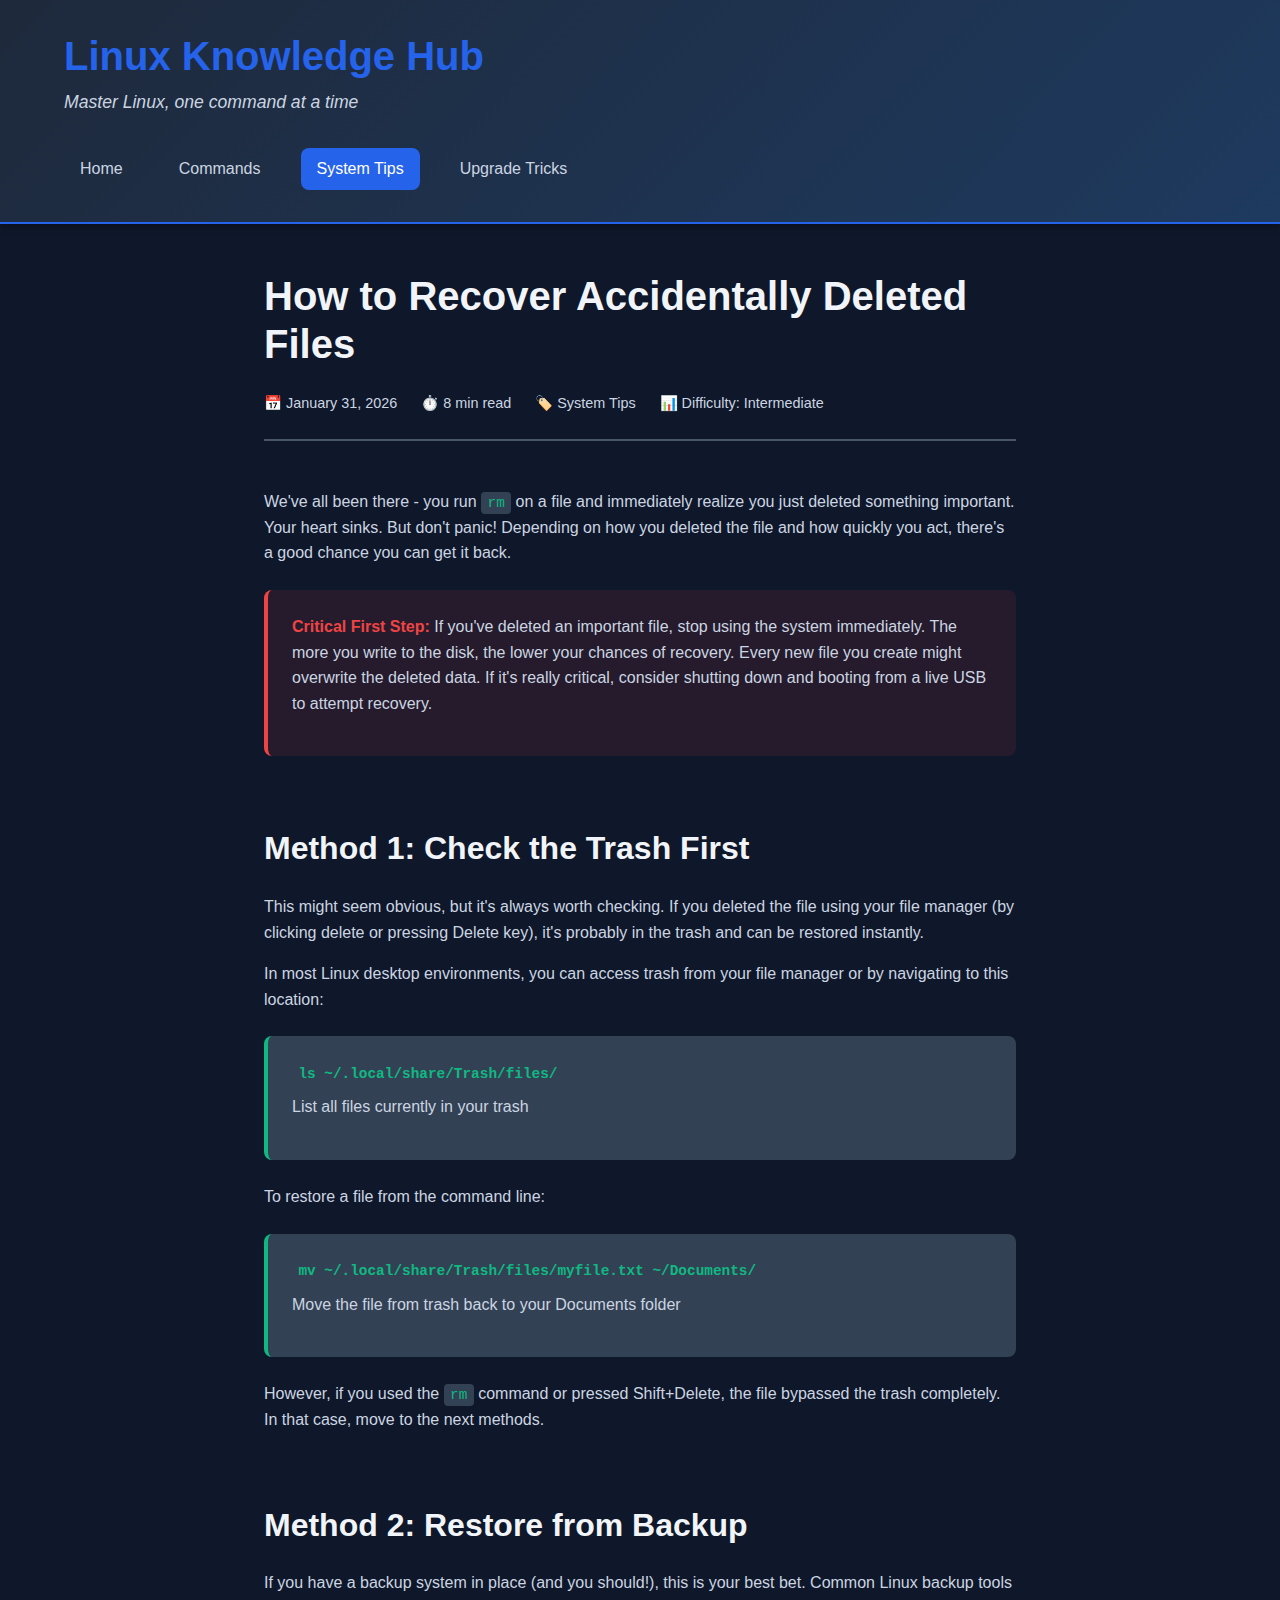
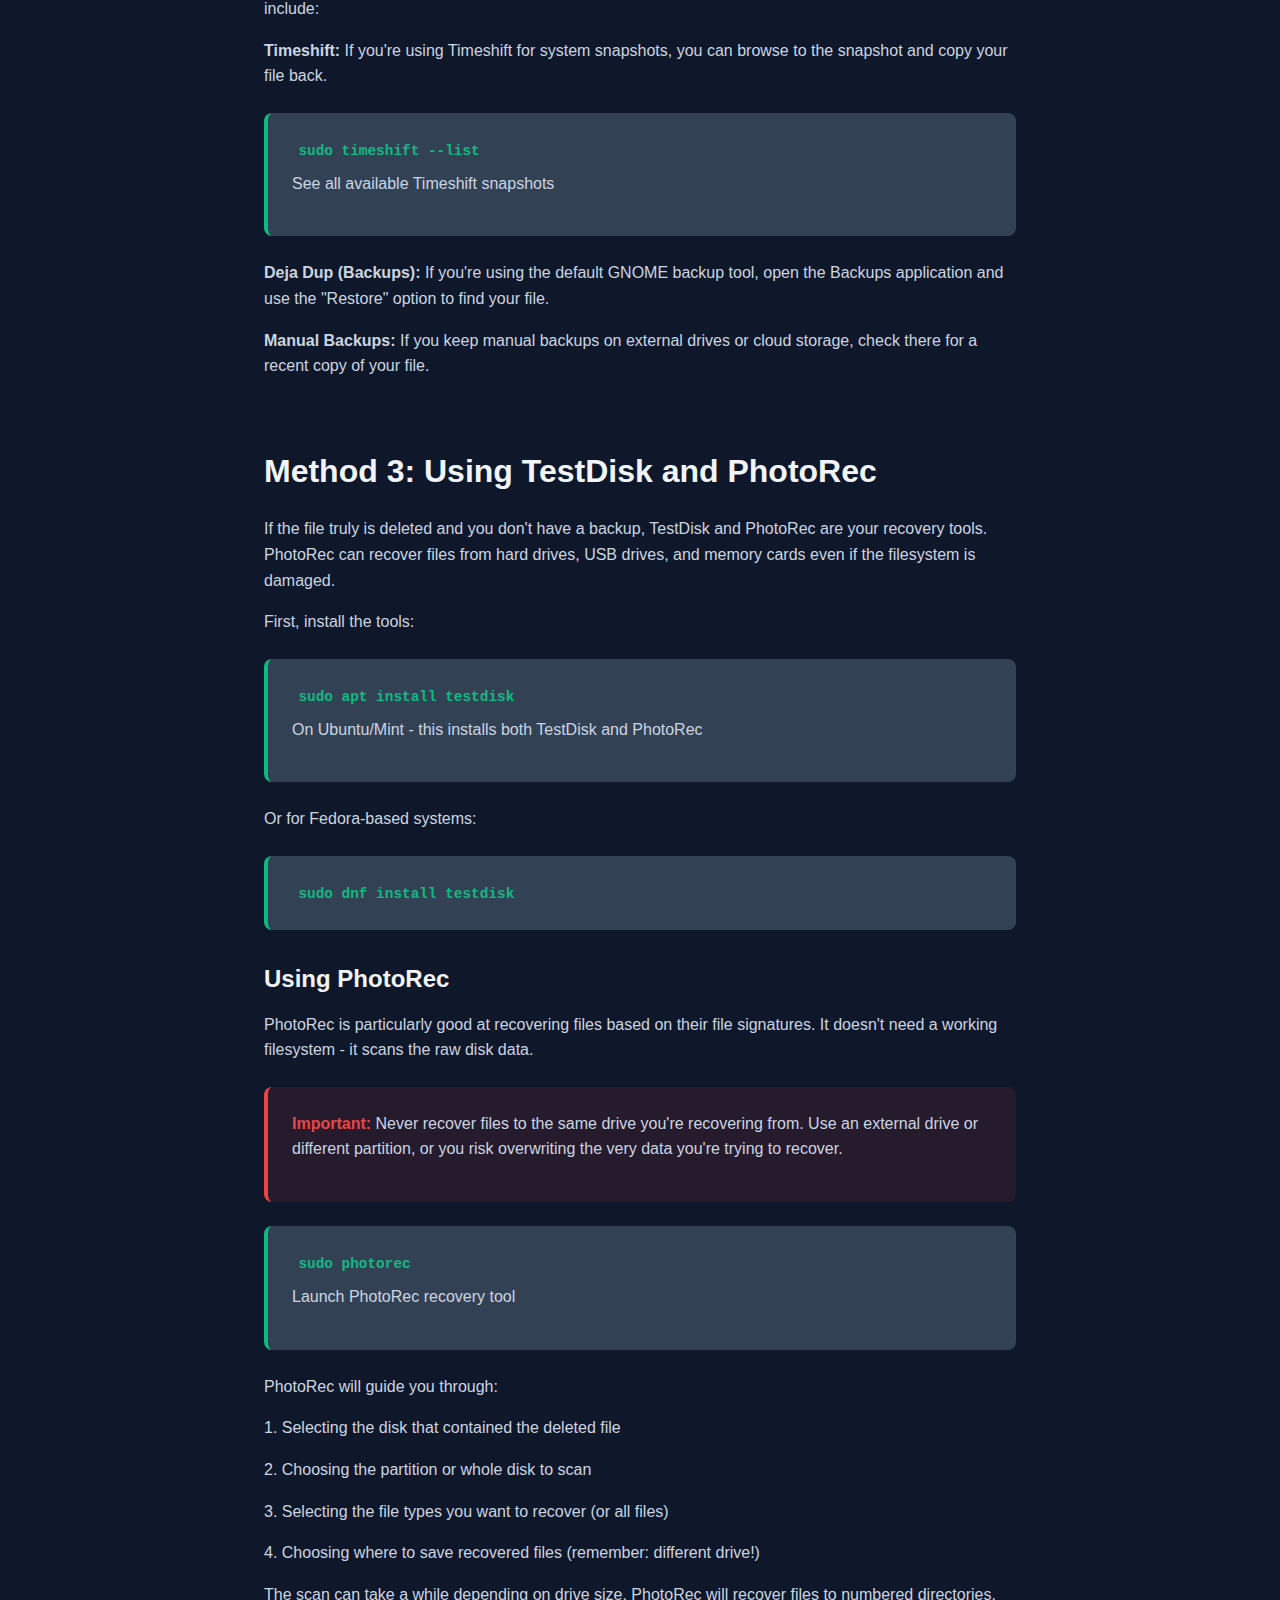
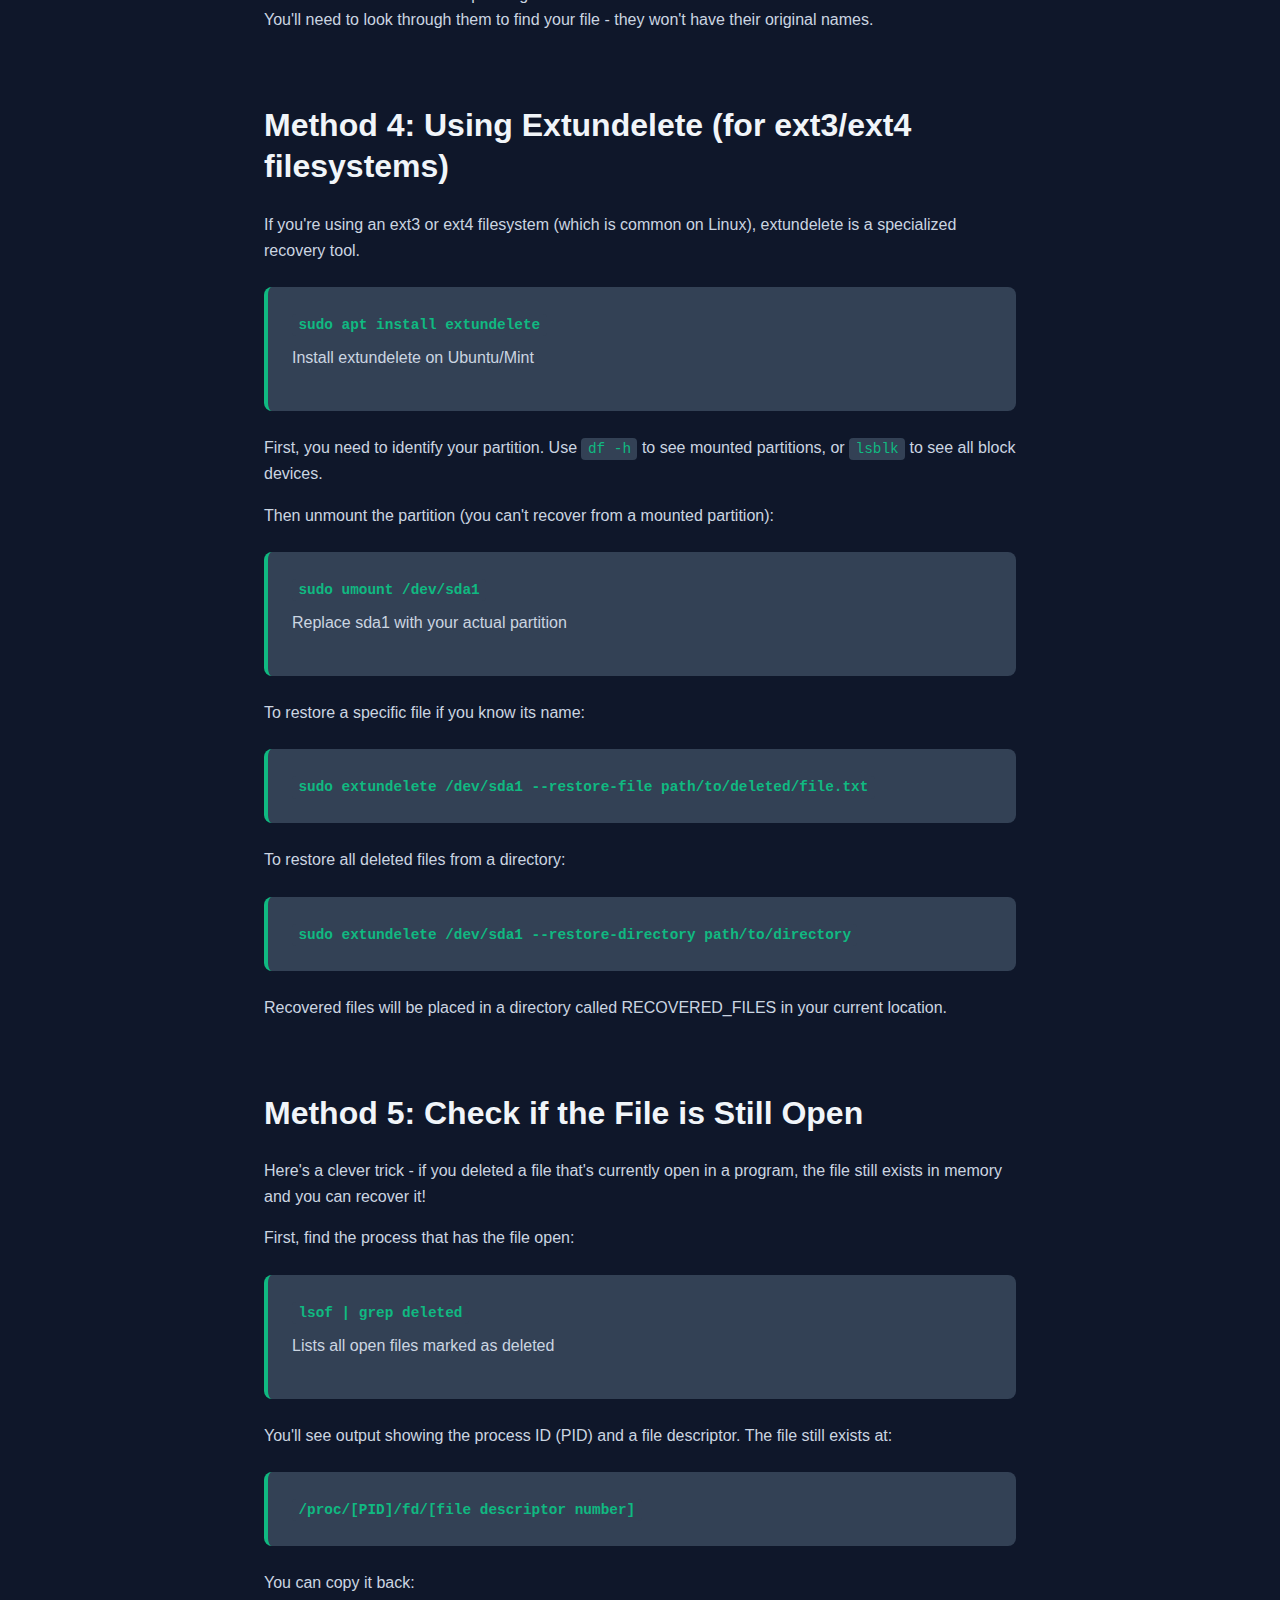
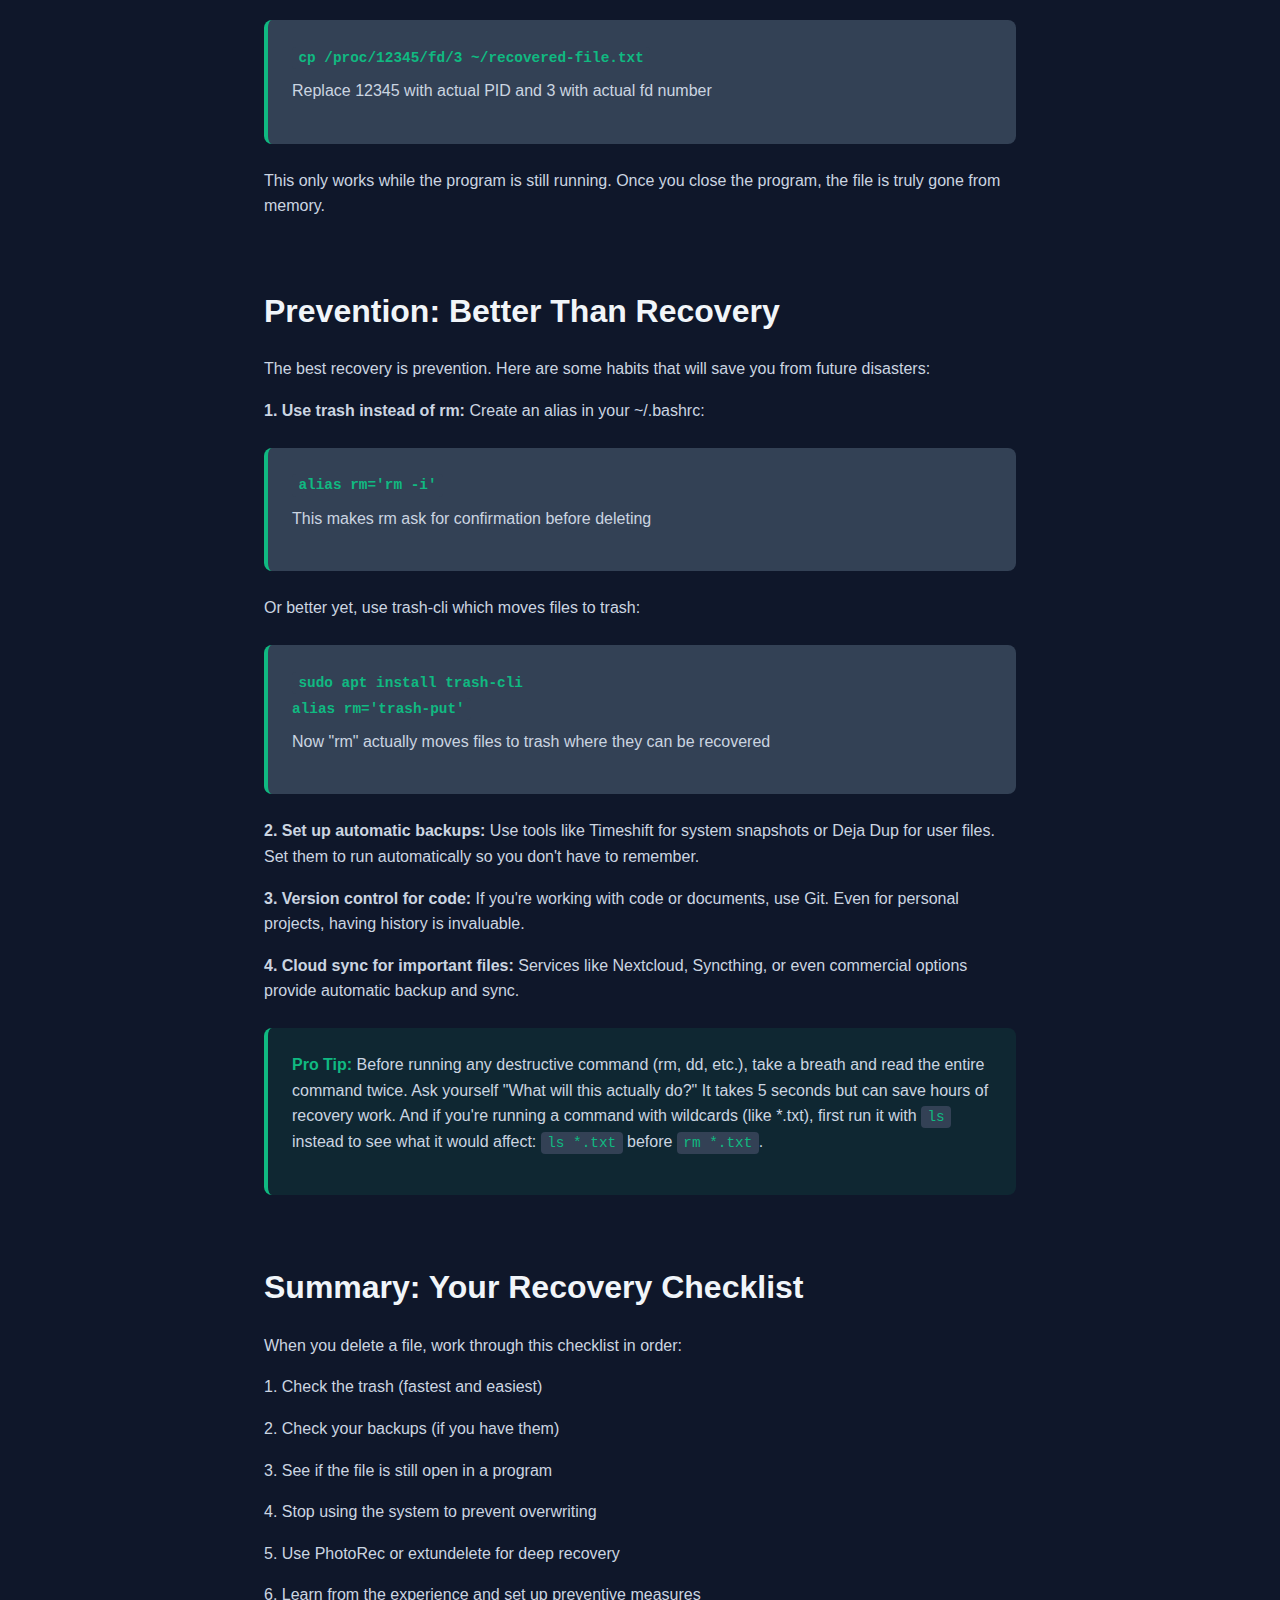
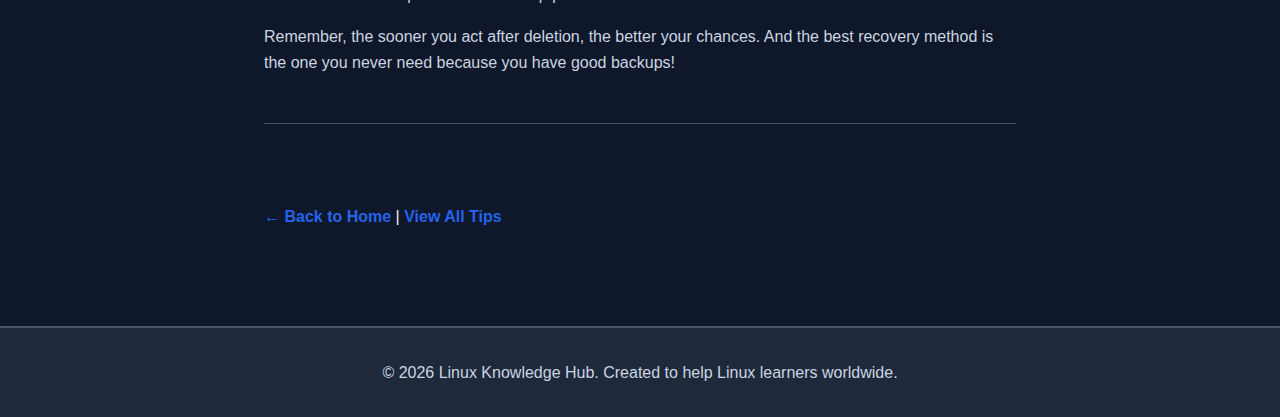
<file: pages/recover-deleted-files.html>
<!DOCTYPE html>
<html lang="en">
<head>
    <meta charset="UTF-8">
    <meta name="viewport" content="width=device-width, initial-scale=1.0">
    <meta name="description" content="Learn how to recover accidentally deleted files in Linux using multiple methods from simple trash recovery to advanced tools.">
    <title>Recover Accidentally Deleted Files - Linux Knowledge Hub</title>
    <link rel="stylesheet" href="../css/style.css">
    <style>
        .article-content {
            max-width: 800px;
            margin: 0 auto;
        }
        .article-header {
            margin-bottom: var(--space-xl);
            padding-bottom: var(--space-md);
            border-bottom: 2px solid var(--border-color);
        }
        .article-meta {
            display: flex;
            gap: var(--space-md);
            margin-top: var(--space-sm);
            font-size: 0.9rem;
            color: var(--text-secondary);
            flex-wrap: wrap;
        }
        .article-content h2 {
            margin-top: var(--space-xl);
            padding-top: var(--space-md);
        }
        .article-content h3 {
            margin-top: var(--space-lg);
        }
        .command-box {
            background-color: var(--surface-light);
            border-left: 4px solid var(--success);
            padding: var(--space-md);
            border-radius: var(--radius);
            margin: var(--space-md) 0;
        }
        .command-box code {
            color: var(--success);
            font-weight: 600;
        }
        .warning-box {
            background-color: rgba(239, 68, 68, 0.1);
            border-left: 4px solid #ef4444;
            padding: var(--space-md);
            border-radius: var(--radius);
            margin: var(--space-md) 0;
        }
        .warning-box strong {
            color: #ef4444;
        }
        .tip-box {
            background-color: rgba(16, 185, 129, 0.1);
            border-left: 4px solid var(--success);
            padding: var(--space-md);
            border-radius: var(--radius);
            margin: var(--space-md) 0;
        }
        .tip-box strong {
            color: var(--success);
        }
        .back-link {
            display: inline-block;
            margin-top: var(--space-xl);
            color: var(--primary-color);
            text-decoration: none;
            font-weight: 600;
        }
        .back-link:hover {
            color: var(--primary-dark);
        }
    </style>
</head>
<body>
    <header class="site-header">
        <div class="container">
            <h1 class="site-title">Linux Knowledge Hub</h1>
            <p class="site-tagline">Master Linux, one command at a time</p>
            <nav class="main-nav">
                <ul>
                    <li><a href="../index.html">Home</a></li>
                    <li><a href="commands.html">Commands</a></li>
                    <li><a href="tips.html" class="active">System Tips</a></li>
                    <li><a href="upgrades.html">Upgrade Tricks</a></li>
                </ul>
            </nav>
        </div>
    </header>
    <main class="main-content">
        <article class="container article-content">
            <header class="article-header">
                <h1>How to Recover Accidentally Deleted Files</h1>
                <div class="article-meta">
                    <span>📅 January 31, 2026</span>
                    <span>⏱️ 8 min read</span>
                    <span>🏷️ System Tips</span>
                    <span>📊 Difficulty: Intermediate</span>
                </div>
            </header>

            <section>
                <p>We've all been there - you run <code>rm</code> on a file and immediately realize you just deleted something important. Your heart sinks. But don't panic! Depending on how you deleted the file and how quickly you act, there's a good chance you can get it back.</p>
            </section>

            <section>
                <div class="warning-box">
                    <p><strong>Critical First Step:</strong> If you've deleted an important file, stop using the system immediately. The more you write to the disk, the lower your chances of recovery. Every new file you create might overwrite the deleted data. If it's really critical, consider shutting down and booting from a live USB to attempt recovery.</p>
                </div>
            </section>

            <section>
                <h2>Method 1: Check the Trash First</h2>
                <p>This might seem obvious, but it's always worth checking. If you deleted the file using your file manager (by clicking delete or pressing Delete key), it's probably in the trash and can be restored instantly.</p>

                <p>In most Linux desktop environments, you can access trash from your file manager or by navigating to this location:</p>

                <div class="command-box">
                    <code>ls ~/.local/share/Trash/files/</code>
                    <p style="margin-top: 0.5rem; color: var(--text-secondary);">List all files currently in your trash</p>
                </div>

                <p>To restore a file from the command line:</p>

                <div class="command-box">
                    <code>mv ~/.local/share/Trash/files/myfile.txt ~/Documents/</code>
                    <p style="margin-top: 0.5rem; color: var(--text-secondary);">Move the file from trash back to your Documents folder</p>
                </div>

                <p>However, if you used the <code>rm</code> command or pressed Shift+Delete, the file bypassed the trash completely. In that case, move to the next methods.</p>
            </section>

            <section>
                <h2>Method 2: Restore from Backup</h2>
                <p>If you have a backup system in place (and you should!), this is your best bet. Common Linux backup tools include:</p>

                <p><strong>Timeshift:</strong> If you're using Timeshift for system snapshots, you can browse to the snapshot and copy your file back.</p>

                <div class="command-box">
                    <code>sudo timeshift --list</code>
                    <p style="margin-top: 0.5rem; color: var(--text-secondary);">See all available Timeshift snapshots</p>
                </div>

                <p><strong>Deja Dup (Backups):</strong> If you're using the default GNOME backup tool, open the Backups application and use the "Restore" option to find your file.</p>

                <p><strong>Manual Backups:</strong> If you keep manual backups on external drives or cloud storage, check there for a recent copy of your file.</p>
            </section>

            <section>
                <h2>Method 3: Using TestDisk and PhotoRec</h2>
                <p>If the file truly is deleted and you don't have a backup, TestDisk and PhotoRec are your recovery tools. PhotoRec can recover files from hard drives, USB drives, and memory cards even if the filesystem is damaged.</p>

                <p>First, install the tools:</p>

                <div class="command-box">
                    <code>sudo apt install testdisk</code>
                    <p style="margin-top: 0.5rem; color: var(--text-secondary);">On Ubuntu/Mint - this installs both TestDisk and PhotoRec</p>
                </div>

                <p>Or for Fedora-based systems:</p>

                <div class="command-box">
                    <code>sudo dnf install testdisk</code>
                </div>

                <h3>Using PhotoRec</h3>
                <p>PhotoRec is particularly good at recovering files based on their file signatures. It doesn't need a working filesystem - it scans the raw disk data.</p>

                <div class="warning-box">
                    <p><strong>Important:</strong> Never recover files to the same drive you're recovering from. Use an external drive or different partition, or you risk overwriting the very data you're trying to recover.</p>
                </div>

                <div class="command-box">
                    <code>sudo photorec</code>
                    <p style="margin-top: 0.5rem; color: var(--text-secondary);">Launch PhotoRec recovery tool</p>
                </div>

                <p>PhotoRec will guide you through:</p>
                <p>1. Selecting the disk that contained the deleted file</p>
                <p>2. Choosing the partition or whole disk to scan</p>
                <p>3. Selecting the file types you want to recover (or all files)</p>
                <p>4. Choosing where to save recovered files (remember: different drive!)</p>

                <p>The scan can take a while depending on drive size. PhotoRec will recover files to numbered directories. You'll need to look through them to find your file - they won't have their original names.</p>
            </section>

            <section>
                <h2>Method 4: Using Extundelete (for ext3/ext4 filesystems)</h2>
                <p>If you're using an ext3 or ext4 filesystem (which is common on Linux), extundelete is a specialized recovery tool.</p>

                <div class="command-box">
                    <code>sudo apt install extundelete</code>
                    <p style="margin-top: 0.5rem; color: var(--text-secondary);">Install extundelete on Ubuntu/Mint</p>
                </div>

                <p>First, you need to identify your partition. Use <code>df -h</code> to see mounted partitions, or <code>lsblk</code> to see all block devices.</p>

                <p>Then unmount the partition (you can't recover from a mounted partition):</p>

                <div class="command-box">
                    <code>sudo umount /dev/sda1</code>
                    <p style="margin-top: 0.5rem; color: var(--text-secondary);">Replace sda1 with your actual partition</p>
                </div>

                <p>To restore a specific file if you know its name:</p>

                <div class="command-box">
                    <code>sudo extundelete /dev/sda1 --restore-file path/to/deleted/file.txt</code>
                </div>

                <p>To restore all deleted files from a directory:</p>

                <div class="command-box">
                    <code>sudo extundelete /dev/sda1 --restore-directory path/to/directory</code>
                </div>

                <p>Recovered files will be placed in a directory called RECOVERED_FILES in your current location.</p>
            </section>

            <section>
                <h2>Method 5: Check if the File is Still Open</h2>
                <p>Here's a clever trick - if you deleted a file that's currently open in a program, the file still exists in memory and you can recover it!</p>

                <p>First, find the process that has the file open:</p>

                <div class="command-box">
                    <code>lsof | grep deleted</code>
                    <p style="margin-top: 0.5rem; color: var(--text-secondary);">Lists all open files marked as deleted</p>
                </div>

                <p>You'll see output showing the process ID (PID) and a file descriptor. The file still exists at:</p>

                <div class="command-box">
                    <code>/proc/[PID]/fd/[file descriptor number]</code>
                </div>

                <p>You can copy it back:</p>

                <div class="command-box">
                    <code>cp /proc/12345/fd/3 ~/recovered-file.txt</code>
                    <p style="margin-top: 0.5rem; color: var(--text-secondary);">Replace 12345 with actual PID and 3 with actual fd number</p>
                </div>

                <p>This only works while the program is still running. Once you close the program, the file is truly gone from memory.</p>
            </section>

            <section>
                <h2>Prevention: Better Than Recovery</h2>
                <p>The best recovery is prevention. Here are some habits that will save you from future disasters:</p>

                <p><strong>1. Use trash instead of rm:</strong> Create an alias in your ~/.bashrc:</p>

                <div class="command-box">
                    <code>alias rm='rm -i'</code>
                    <p style="margin-top: 0.5rem; color: var(--text-secondary);">This makes rm ask for confirmation before deleting</p>
                </div>

                <p>Or better yet, use trash-cli which moves files to trash:</p>

                <div class="command-box">
                    <code>sudo apt install trash-cli<br>alias rm='trash-put'</code>
                    <p style="margin-top: 0.5rem; color: var(--text-secondary);">Now "rm" actually moves files to trash where they can be recovered</p>
                </div>

                <p><strong>2. Set up automatic backups:</strong> Use tools like Timeshift for system snapshots or Deja Dup for user files. Set them to run automatically so you don't have to remember.</p>

                <p><strong>3. Version control for code:</strong> If you're working with code or documents, use Git. Even for personal projects, having history is invaluable.</p>

                <p><strong>4. Cloud sync for important files:</strong> Services like Nextcloud, Syncthing, or even commercial options provide automatic backup and sync.</p>
            </section>

            <section>
                <div class="tip-box">
                    <p><strong>Pro Tip:</strong> Before running any destructive command (rm, dd, etc.), take a breath and read the entire command twice. Ask yourself "What will this actually do?" It takes 5 seconds but can save hours of recovery work. And if you're running a command with wildcards (like *.txt), first run it with <code>ls</code> instead to see what it would affect: <code>ls *.txt</code> before <code>rm *.txt</code>.</p>
                </div>
            </section>

            <section>
                <h2>Summary: Your Recovery Checklist</h2>
                <p>When you delete a file, work through this checklist in order:</p>
                <p>1. Check the trash (fastest and easiest)</p>
                <p>2. Check your backups (if you have them)</p>
                <p>3. See if the file is still open in a program</p>
                <p>4. Stop using the system to prevent overwriting</p>
                <p>5. Use PhotoRec or extundelete for deep recovery</p>
                <p>6. Learn from the experience and set up preventive measures</p>

                <p>Remember, the sooner you act after deletion, the better your chances. And the best recovery method is the one you never need because you have good backups!</p>
            </section>

            <nav style="margin-top: var(--space-xl); padding-top: var(--space-lg); border-top: 1px solid var(--border-color);">
                <a href="../index.html" class="back-link">← Back to Home</a> | 
                <a href="tips.html" class="back-link">View All Tips</a>
            </nav>
        </article>
    </main>
    <footer class="site-footer">
        <div class="container">
            <p>&copy; 2026 Linux Knowledge Hub. Created to help Linux learners worldwide.</p>
        </div>
    </footer>
</body>
</html>
</file>
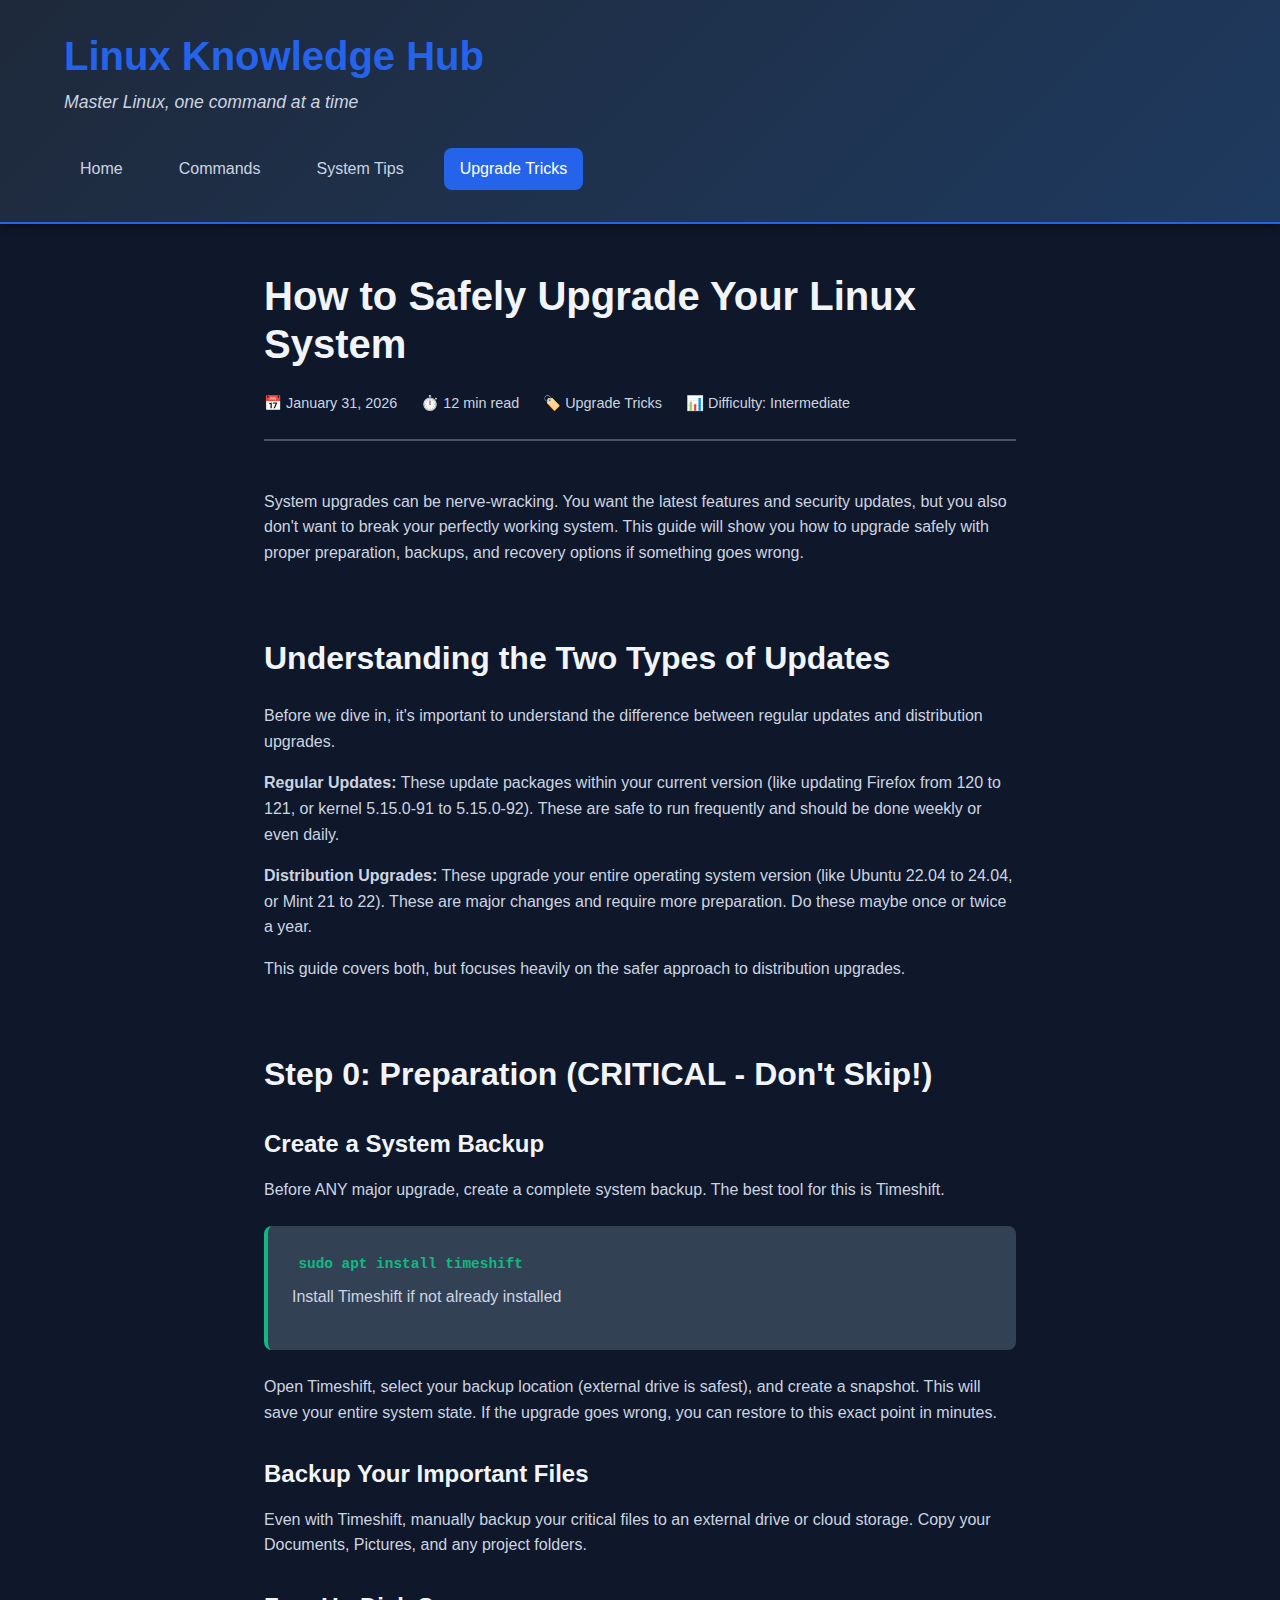
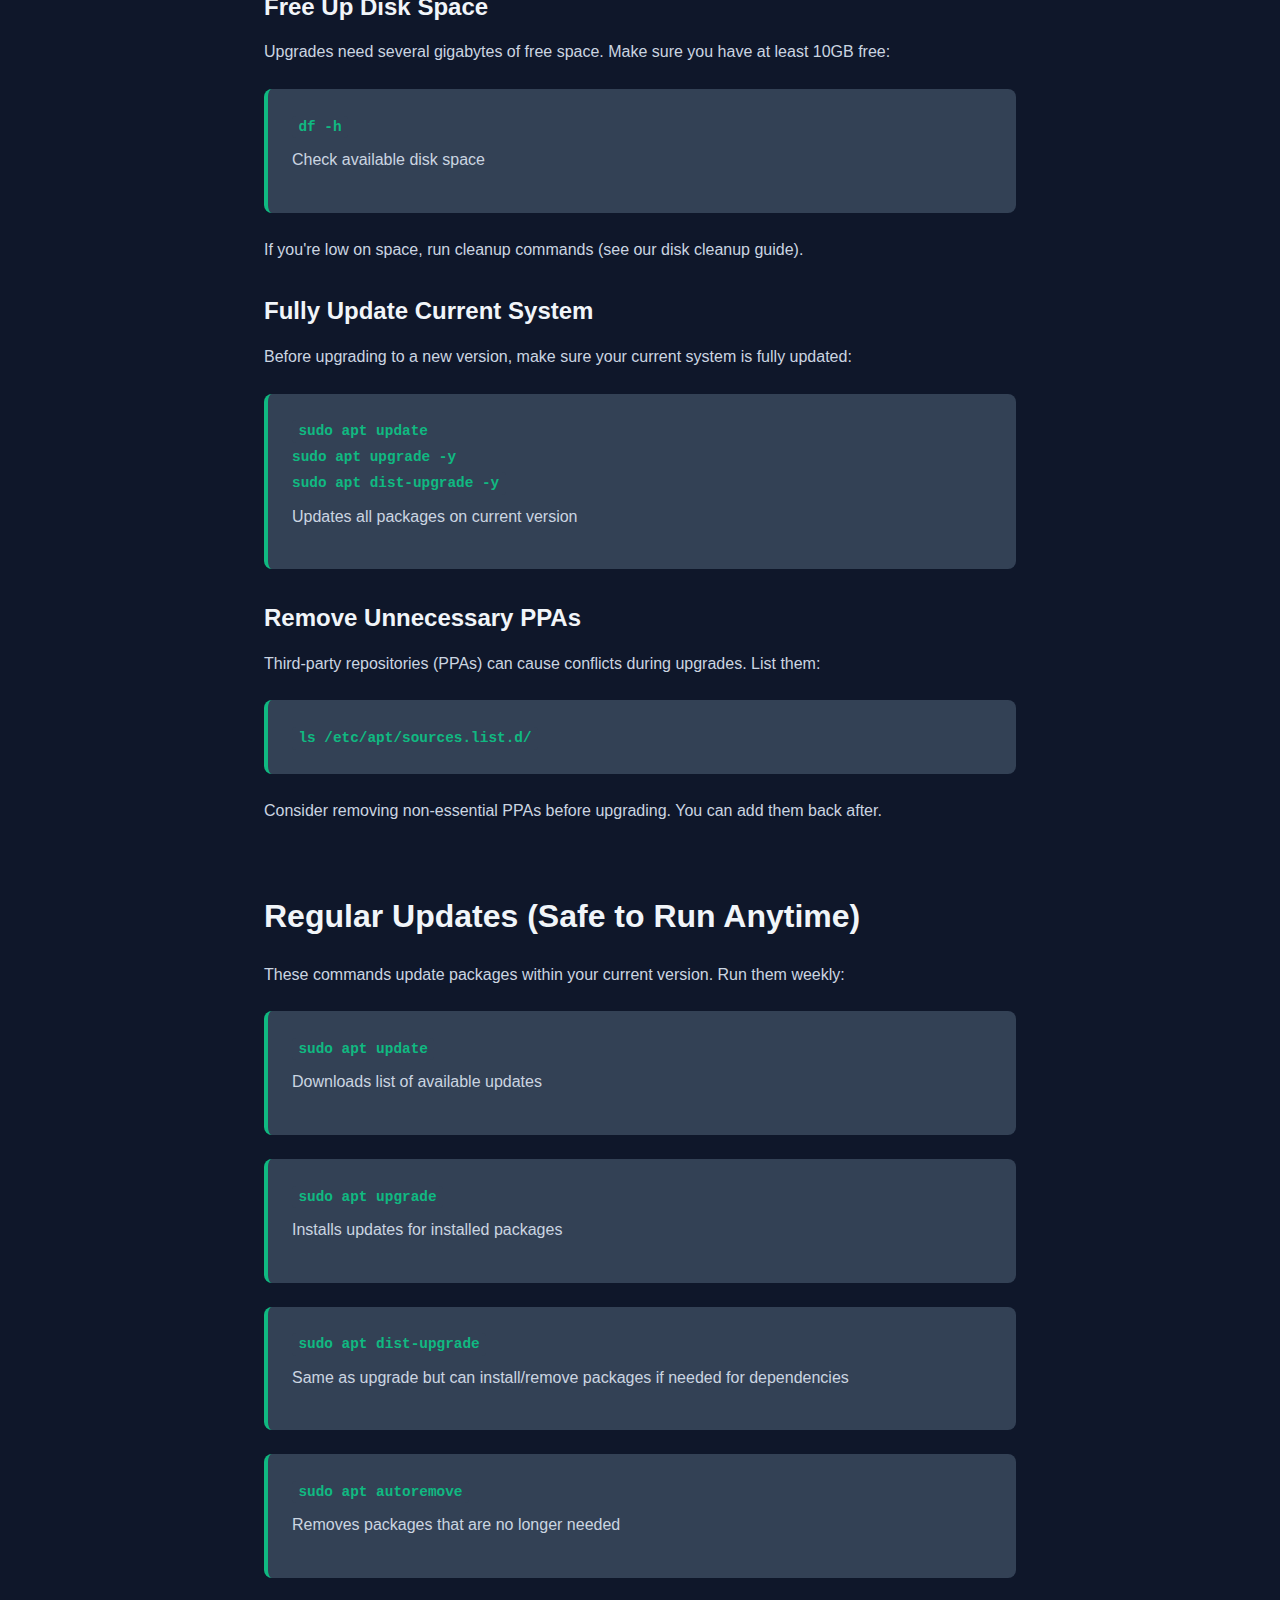
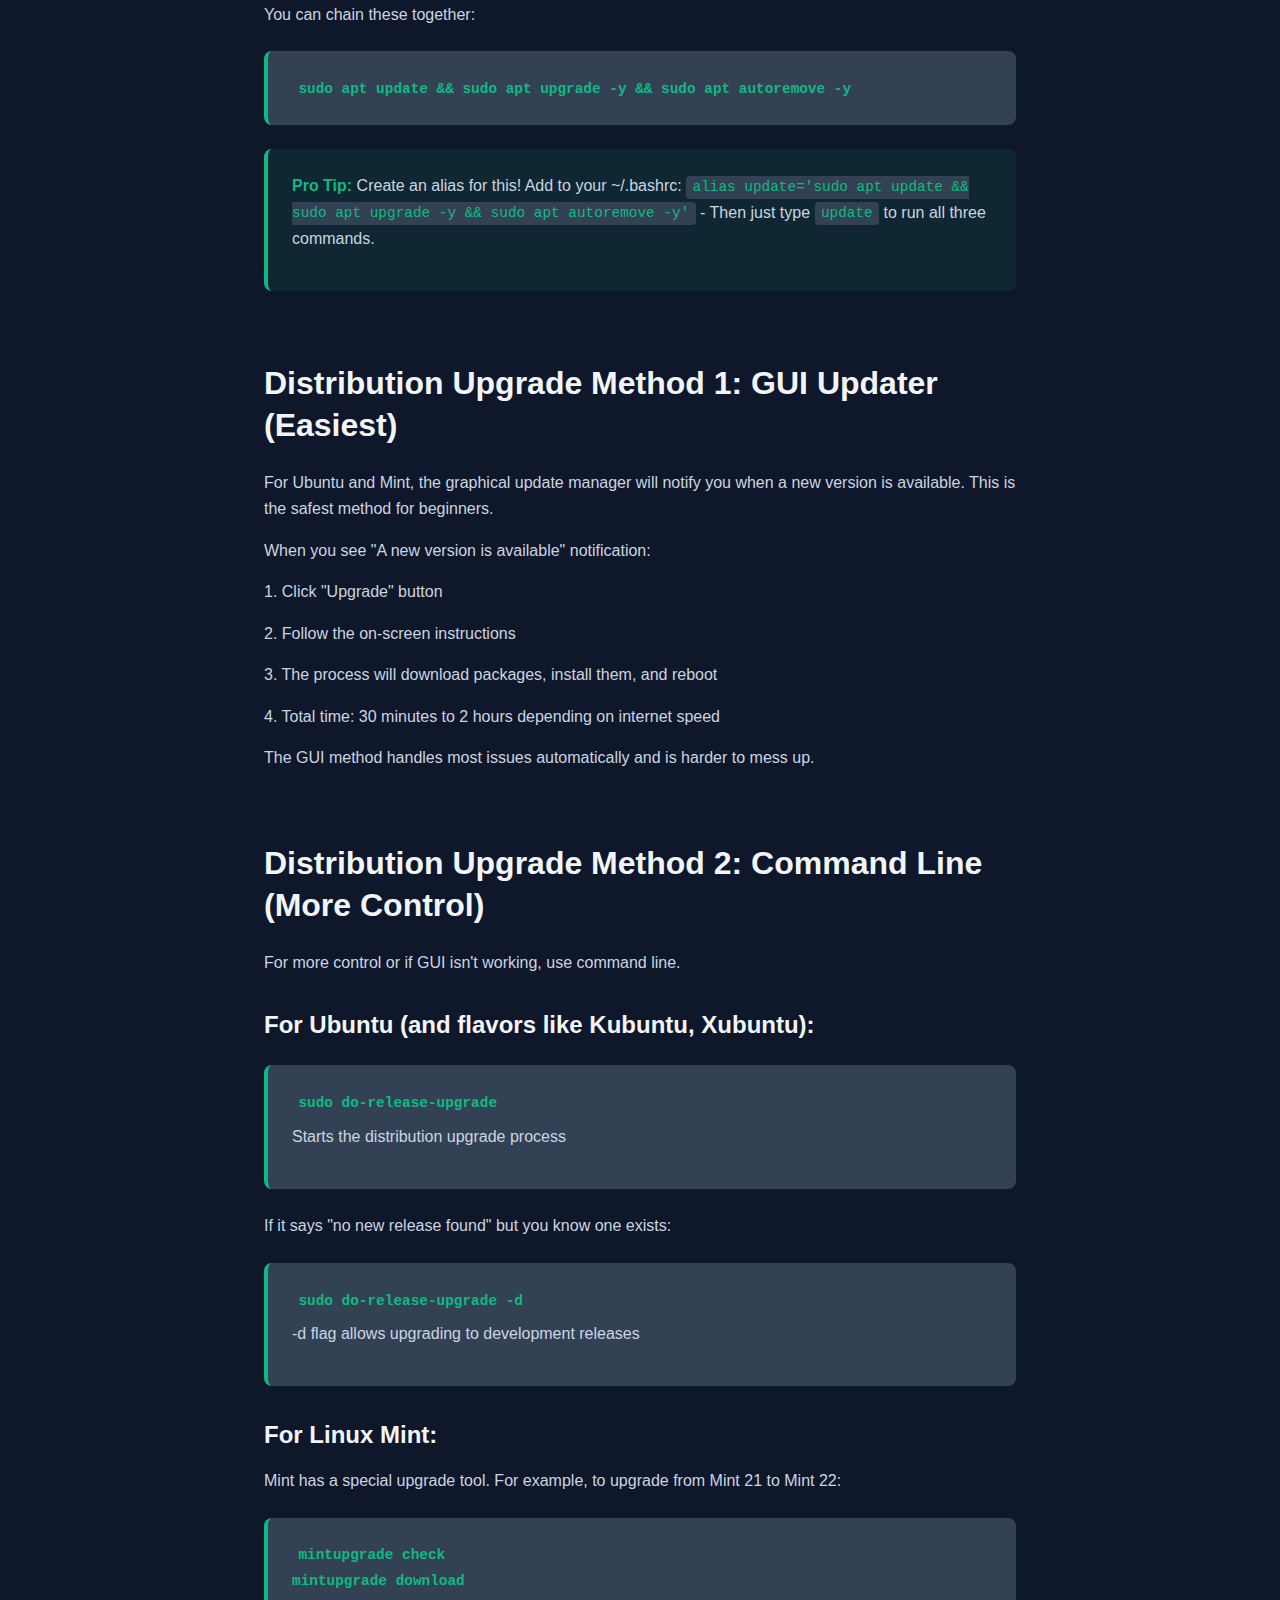
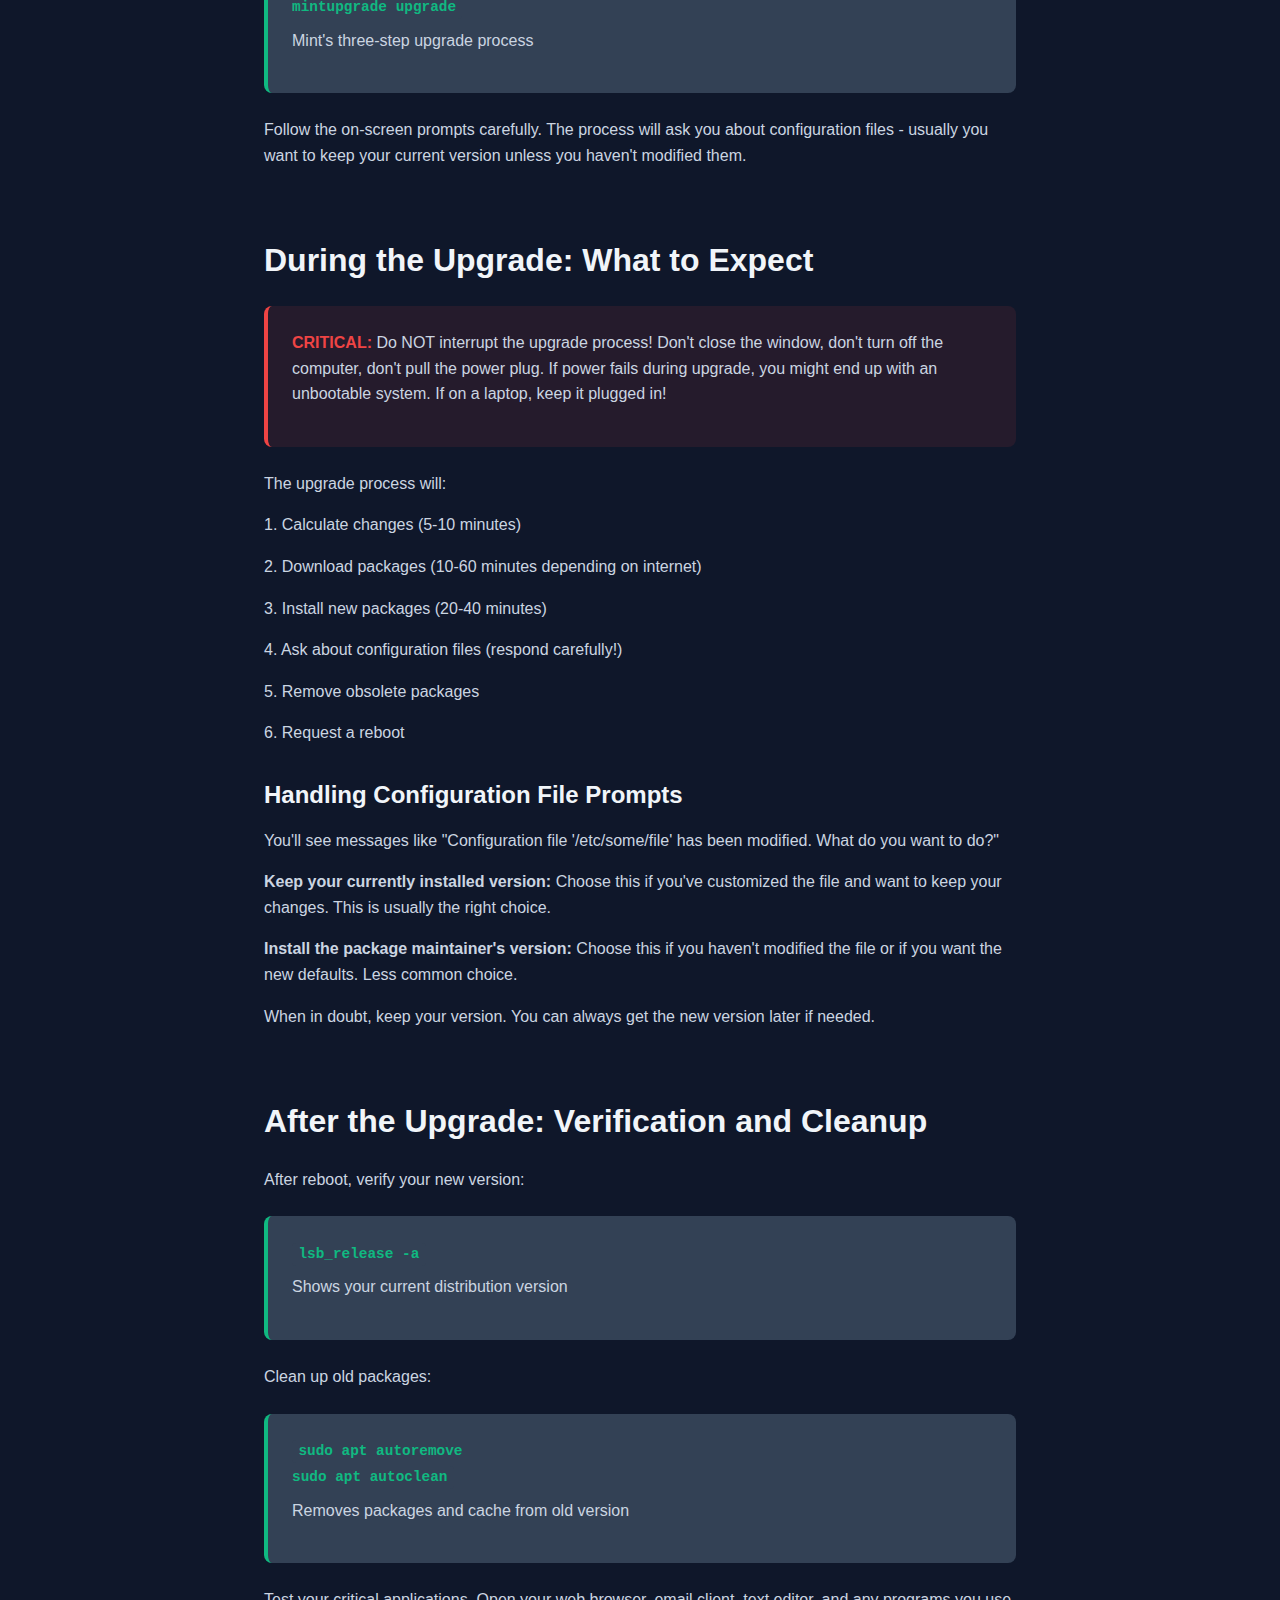
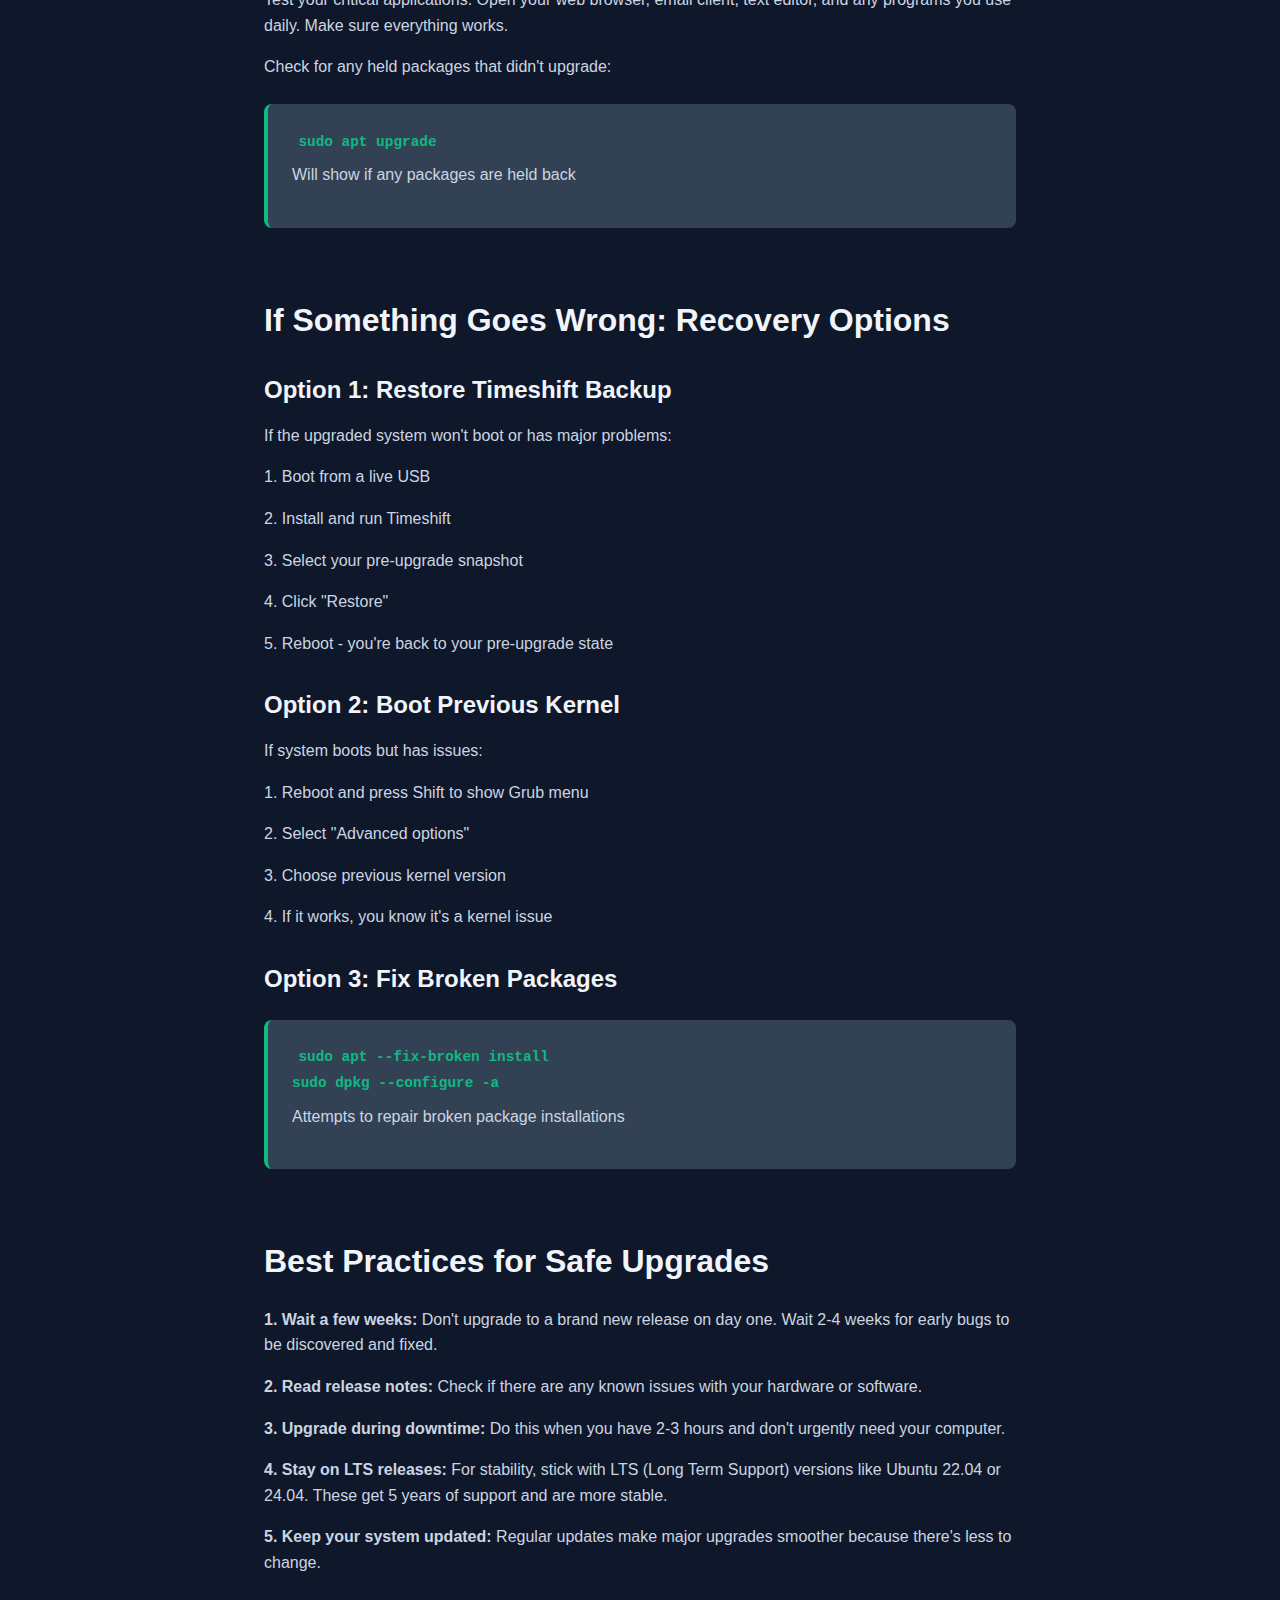
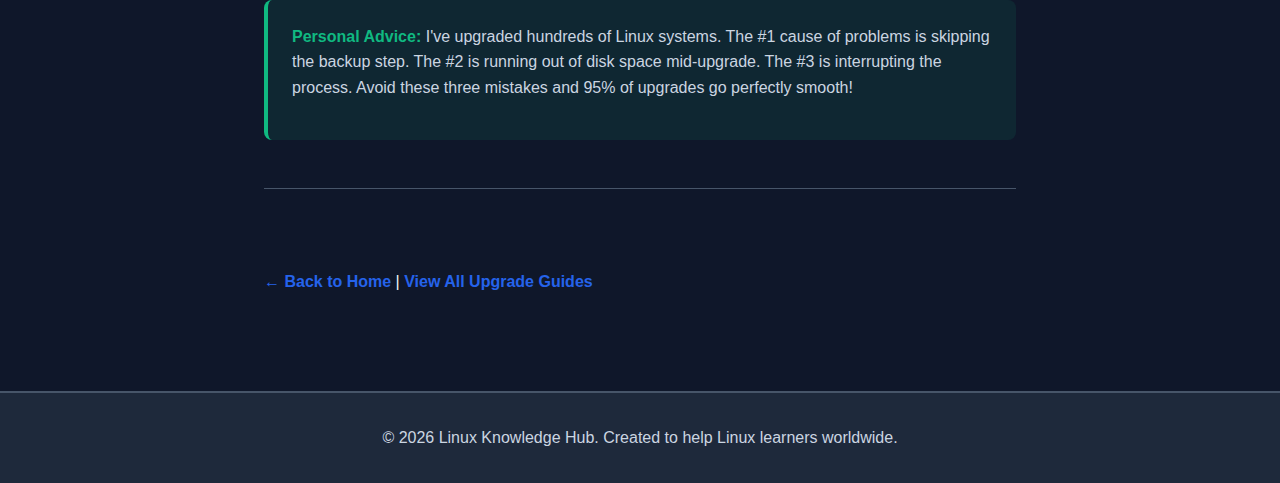
<file: pages/safe-system-upgrade.html>
<!DOCTYPE html>
<html lang="en">
<head>
    <meta charset="UTF-8">
    <meta name="viewport" content="width=device-width, initial-scale=1.0">
    <meta name="description" content="Complete guide to safely upgrading your Linux system with proper backups and rollback options.">
    <title>How to Safely Upgrade Your Linux System - Linux Knowledge Hub</title>
    <link rel="stylesheet" href="../css/style.css">
    <style>
        .article-content {
            max-width: 800px;
            margin: 0 auto;
        }
        .article-header {
            margin-bottom: var(--space-xl);
            padding-bottom: var(--space-md);
            border-bottom: 2px solid var(--border-color);
        }
        .article-meta {
            display: flex;
            gap: var(--space-md);
            margin-top: var(--space-sm);
            font-size: 0.9rem;
            color: var(--text-secondary);
            flex-wrap: wrap;
        }
        .article-content h2 {
            margin-top: var(--space-xl);
            padding-top: var(--space-md);
        }
        .article-content h3 {
            margin-top: var(--space-lg);
        }
        .command-box {
            background-color: var(--surface-light);
            border-left: 4px solid var(--success);
            padding: var(--space-md);
            border-radius: var(--radius);
            margin: var(--space-md) 0;
        }
        .command-box code {
            color: var(--success);
            font-weight: 600;
        }
        .warning-box {
            background-color: rgba(239, 68, 68, 0.1);
            border-left: 4px solid #ef4444;
            padding: var(--space-md);
            border-radius: var(--radius);
            margin: var(--space-md) 0;
        }
        .warning-box strong {
            color: #ef4444;
        }
        .tip-box {
            background-color: rgba(16, 185, 129, 0.1);
            border-left: 4px solid var(--success);
            padding: var(--space-md);
            border-radius: var(--radius);
            margin: var(--space-md) 0;
        }
        .tip-box strong {
            color: var(--success);
        }
        .back-link {
            display: inline-block;
            margin-top: var(--space-xl);
            color: var(--primary-color);
            text-decoration: none;
            font-weight: 600;
        }
        .back-link:hover {
            color: var(--primary-dark);
        }
    </style>
</head>
<body>
    <header class="site-header">
        <div class="container">
            <h1 class="site-title">Linux Knowledge Hub</h1>
            <p class="site-tagline">Master Linux, one command at a time</p>
            <nav class="main-nav">
                <ul>
                    <li><a href="../index.html">Home</a></li>
                    <li><a href="commands.html">Commands</a></li>
                    <li><a href="tips.html">System Tips</a></li>
                    <li><a href="upgrades.html" class="active">Upgrade Tricks</a></li>
                </ul>
            </nav>
        </div>
    </header>
    <main class="main-content">
        <article class="container article-content">
            <header class="article-header">
                <h1>How to Safely Upgrade Your Linux System</h1>
                <div class="article-meta">
                    <span>📅 January 31, 2026</span>
                    <span>⏱️ 12 min read</span>
                    <span>🏷️ Upgrade Tricks</span>
                    <span>📊 Difficulty: Intermediate</span>
                </div>
            </header>

            <section>
                <p>System upgrades can be nerve-wracking. You want the latest features and security updates, but you also don't want to break your perfectly working system. This guide will show you how to upgrade safely with proper preparation, backups, and recovery options if something goes wrong.</p>
            </section>

            <section>
                <h2>Understanding the Two Types of Updates</h2>
                <p>Before we dive in, it's important to understand the difference between regular updates and distribution upgrades.</p>

                <p><strong>Regular Updates:</strong> These update packages within your current version (like updating Firefox from 120 to 121, or kernel 5.15.0-91 to 5.15.0-92). These are safe to run frequently and should be done weekly or even daily.</p>

                <p><strong>Distribution Upgrades:</strong> These upgrade your entire operating system version (like Ubuntu 22.04 to 24.04, or Mint 21 to 22). These are major changes and require more preparation. Do these maybe once or twice a year.</p>

                <p>This guide covers both, but focuses heavily on the safer approach to distribution upgrades.</p>
            </section>

            <section>
                <h2>Step 0: Preparation (CRITICAL - Don't Skip!)</h2>
                
                <h3>Create a System Backup</h3>
                <p>Before ANY major upgrade, create a complete system backup. The best tool for this is Timeshift.</p>

                <div class="command-box">
                    <code>sudo apt install timeshift</code>
                    <p style="margin-top: 0.5rem; color: var(--text-secondary);">Install Timeshift if not already installed</p>
                </div>

                <p>Open Timeshift, select your backup location (external drive is safest), and create a snapshot. This will save your entire system state. If the upgrade goes wrong, you can restore to this exact point in minutes.</p>

                <h3>Backup Your Important Files</h3>
                <p>Even with Timeshift, manually backup your critical files to an external drive or cloud storage. Copy your Documents, Pictures, and any project folders.</p>

                <h3>Free Up Disk Space</h3>
                <p>Upgrades need several gigabytes of free space. Make sure you have at least 10GB free:</p>

                <div class="command-box">
                    <code>df -h</code>
                    <p style="margin-top: 0.5rem; color: var(--text-secondary);">Check available disk space</p>
                </div>

                <p>If you're low on space, run cleanup commands (see our disk cleanup guide).</p>

                <h3>Fully Update Current System</h3>
                <p>Before upgrading to a new version, make sure your current system is fully updated:</p>

                <div class="command-box">
                    <code>sudo apt update<br>
sudo apt upgrade -y<br>
sudo apt dist-upgrade -y</code>
                    <p style="margin-top: 0.5rem; color: var(--text-secondary);">Updates all packages on current version</p>
                </div>

                <h3>Remove Unnecessary PPAs</h3>
                <p>Third-party repositories (PPAs) can cause conflicts during upgrades. List them:</p>

                <div class="command-box">
                    <code>ls /etc/apt/sources.list.d/</code>
                </div>

                <p>Consider removing non-essential PPAs before upgrading. You can add them back after.</p>
            </section>

            <section>
                <h2>Regular Updates (Safe to Run Anytime)</h2>
                <p>These commands update packages within your current version. Run them weekly:</p>

                <div class="command-box">
                    <code>sudo apt update</code>
                    <p style="margin-top: 0.5rem; color: var(--text-secondary);">Downloads list of available updates</p>
                </div>

                <div class="command-box">
                    <code>sudo apt upgrade</code>
                    <p style="margin-top: 0.5rem; color: var(--text-secondary);">Installs updates for installed packages</p>
                </div>

                <div class="command-box">
                    <code>sudo apt dist-upgrade</code>
                    <p style="margin-top: 0.5rem; color: var(--text-secondary);">Same as upgrade but can install/remove packages if needed for dependencies</p>
                </div>

                <div class="command-box">
                    <code>sudo apt autoremove</code>
                    <p style="margin-top: 0.5rem; color: var(--text-secondary);">Removes packages that are no longer needed</p>
                </div>

                <p>You can chain these together:</p>

                <div class="command-box">
                    <code>sudo apt update && sudo apt upgrade -y && sudo apt autoremove -y</code>
                </div>

                <div class="tip-box">
                    <p><strong>Pro Tip:</strong> Create an alias for this! Add to your ~/.bashrc: <code>alias update='sudo apt update && sudo apt upgrade -y && sudo apt autoremove -y'</code> - Then just type <code>update</code> to run all three commands.</p>
                </div>
            </section>

            <section>
                <h2>Distribution Upgrade Method 1: GUI Updater (Easiest)</h2>
                <p>For Ubuntu and Mint, the graphical update manager will notify you when a new version is available. This is the safest method for beginners.</p>

                <p>When you see "A new version is available" notification:</p>
                <p>1. Click "Upgrade" button</p>
                <p>2. Follow the on-screen instructions</p>
                <p>3. The process will download packages, install them, and reboot</p>
                <p>4. Total time: 30 minutes to 2 hours depending on internet speed</p>

                <p>The GUI method handles most issues automatically and is harder to mess up.</p>
            </section>

            <section>
                <h2>Distribution Upgrade Method 2: Command Line (More Control)</h2>
                <p>For more control or if GUI isn't working, use command line.</p>

                <h3>For Ubuntu (and flavors like Kubuntu, Xubuntu):</h3>

                <div class="command-box">
                    <code>sudo do-release-upgrade</code>
                    <p style="margin-top: 0.5rem; color: var(--text-secondary);">Starts the distribution upgrade process</p>
                </div>

                <p>If it says "no new release found" but you know one exists:</p>

                <div class="command-box">
                    <code>sudo do-release-upgrade -d</code>
                    <p style="margin-top: 0.5rem; color: var(--text-secondary);">-d flag allows upgrading to development releases</p>
                </div>

                <h3>For Linux Mint:</h3>

                <p>Mint has a special upgrade tool. For example, to upgrade from Mint 21 to Mint 22:</p>

                <div class="command-box">
                    <code>mintupgrade check<br>
mintupgrade download<br>
mintupgrade upgrade</code>
                    <p style="margin-top: 0.5rem; color: var(--text-secondary);">Mint's three-step upgrade process</p>
                </div>

                <p>Follow the on-screen prompts carefully. The process will ask you about configuration files - usually you want to keep your current version unless you haven't modified them.</p>
            </section>

            <section>
                <h2>During the Upgrade: What to Expect</h2>
                
                <div class="warning-box">
                    <p><strong>CRITICAL:</strong> Do NOT interrupt the upgrade process! Don't close the window, don't turn off the computer, don't pull the power plug. If power fails during upgrade, you might end up with an unbootable system. If on a laptop, keep it plugged in!</p>
                </div>

                <p>The upgrade process will:</p>
                <p>1. Calculate changes (5-10 minutes)</p>
                <p>2. Download packages (10-60 minutes depending on internet)</p>
                <p>3. Install new packages (20-40 minutes)</p>
                <p>4. Ask about configuration files (respond carefully!)</p>
                <p>5. Remove obsolete packages</p>
                <p>6. Request a reboot</p>

                <h3>Handling Configuration File Prompts</h3>
                <p>You'll see messages like "Configuration file '/etc/some/file' has been modified. What do you want to do?"</p>

                <p><strong>Keep your currently installed version:</strong> Choose this if you've customized the file and want to keep your changes. This is usually the right choice.</p>

                <p><strong>Install the package maintainer's version:</strong> Choose this if you haven't modified the file or if you want the new defaults. Less common choice.</p>

                <p>When in doubt, keep your version. You can always get the new version later if needed.</p>
            </section>

            <section>
                <h2>After the Upgrade: Verification and Cleanup</h2>
                
                <p>After reboot, verify your new version:</p>

                <div class="command-box">
                    <code>lsb_release -a</code>
                    <p style="margin-top: 0.5rem; color: var(--text-secondary);">Shows your current distribution version</p>
                </div>

                <p>Clean up old packages:</p>

                <div class="command-box">
                    <code>sudo apt autoremove<br>
sudo apt autoclean</code>
                    <p style="margin-top: 0.5rem; color: var(--text-secondary);">Removes packages and cache from old version</p>
                </div>

                <p>Test your critical applications. Open your web browser, email client, text editor, and any programs you use daily. Make sure everything works.</p>

                <p>Check for any held packages that didn't upgrade:</p>

                <div class="command-box">
                    <code>sudo apt upgrade</code>
                    <p style="margin-top: 0.5rem; color: var(--text-secondary);">Will show if any packages are held back</p>
                </div>
            </section>

            <section>
                <h2>If Something Goes Wrong: Recovery Options</h2>
                
                <h3>Option 1: Restore Timeshift Backup</h3>
                <p>If the upgraded system won't boot or has major problems:</p>
                <p>1. Boot from a live USB</p>
                <p>2. Install and run Timeshift</p>
                <p>3. Select your pre-upgrade snapshot</p>
                <p>4. Click "Restore"</p>
                <p>5. Reboot - you're back to your pre-upgrade state</p>

                <h3>Option 2: Boot Previous Kernel</h3>
                <p>If system boots but has issues:</p>
                <p>1. Reboot and press Shift to show Grub menu</p>
                <p>2. Select "Advanced options"</p>
                <p>3. Choose previous kernel version</p>
                <p>4. If it works, you know it's a kernel issue</p>

                <h3>Option 3: Fix Broken Packages</h3>

                <div class="command-box">
                    <code>sudo apt --fix-broken install<br>
sudo dpkg --configure -a</code>
                    <p style="margin-top: 0.5rem; color: var(--text-secondary);">Attempts to repair broken package installations</p>
                </div>
            </section>

            <section>
                <h2>Best Practices for Safe Upgrades</h2>
                
                <p><strong>1. Wait a few weeks:</strong> Don't upgrade to a brand new release on day one. Wait 2-4 weeks for early bugs to be discovered and fixed.</p>

                <p><strong>2. Read release notes:</strong> Check if there are any known issues with your hardware or software.</p>

                <p><strong>3. Upgrade during downtime:</strong> Do this when you have 2-3 hours and don't urgently need your computer.</p>

                <p><strong>4. Stay on LTS releases:</strong> For stability, stick with LTS (Long Term Support) versions like Ubuntu 22.04 or 24.04. These get 5 years of support and are more stable.</p>

                <p><strong>5. Keep your system updated:</strong> Regular updates make major upgrades smoother because there's less to change.</p>
            </section>

            <section>
                <div class="tip-box">
                    <p><strong>Personal Advice:</strong> I've upgraded hundreds of Linux systems. The #1 cause of problems is skipping the backup step. The #2 is running out of disk space mid-upgrade. The #3 is interrupting the process. Avoid these three mistakes and 95% of upgrades go perfectly smooth!</p>
                </div>
            </section>

            <nav style="margin-top: var(--space-xl); padding-top: var(--space-lg); border-top: 1px solid var(--border-color);">
                <a href="../index.html" class="back-link">← Back to Home</a> | 
                <a href="upgrades.html" class="back-link">View All Upgrade Guides</a>
            </nav>
        </article>
    </main>
    <footer class="site-footer">
        <div class="container">
            <p>&copy; 2026 Linux Knowledge Hub. Created to help Linux learners worldwide.</p>
        </div>
    </footer>
</body>
</html>
</file>
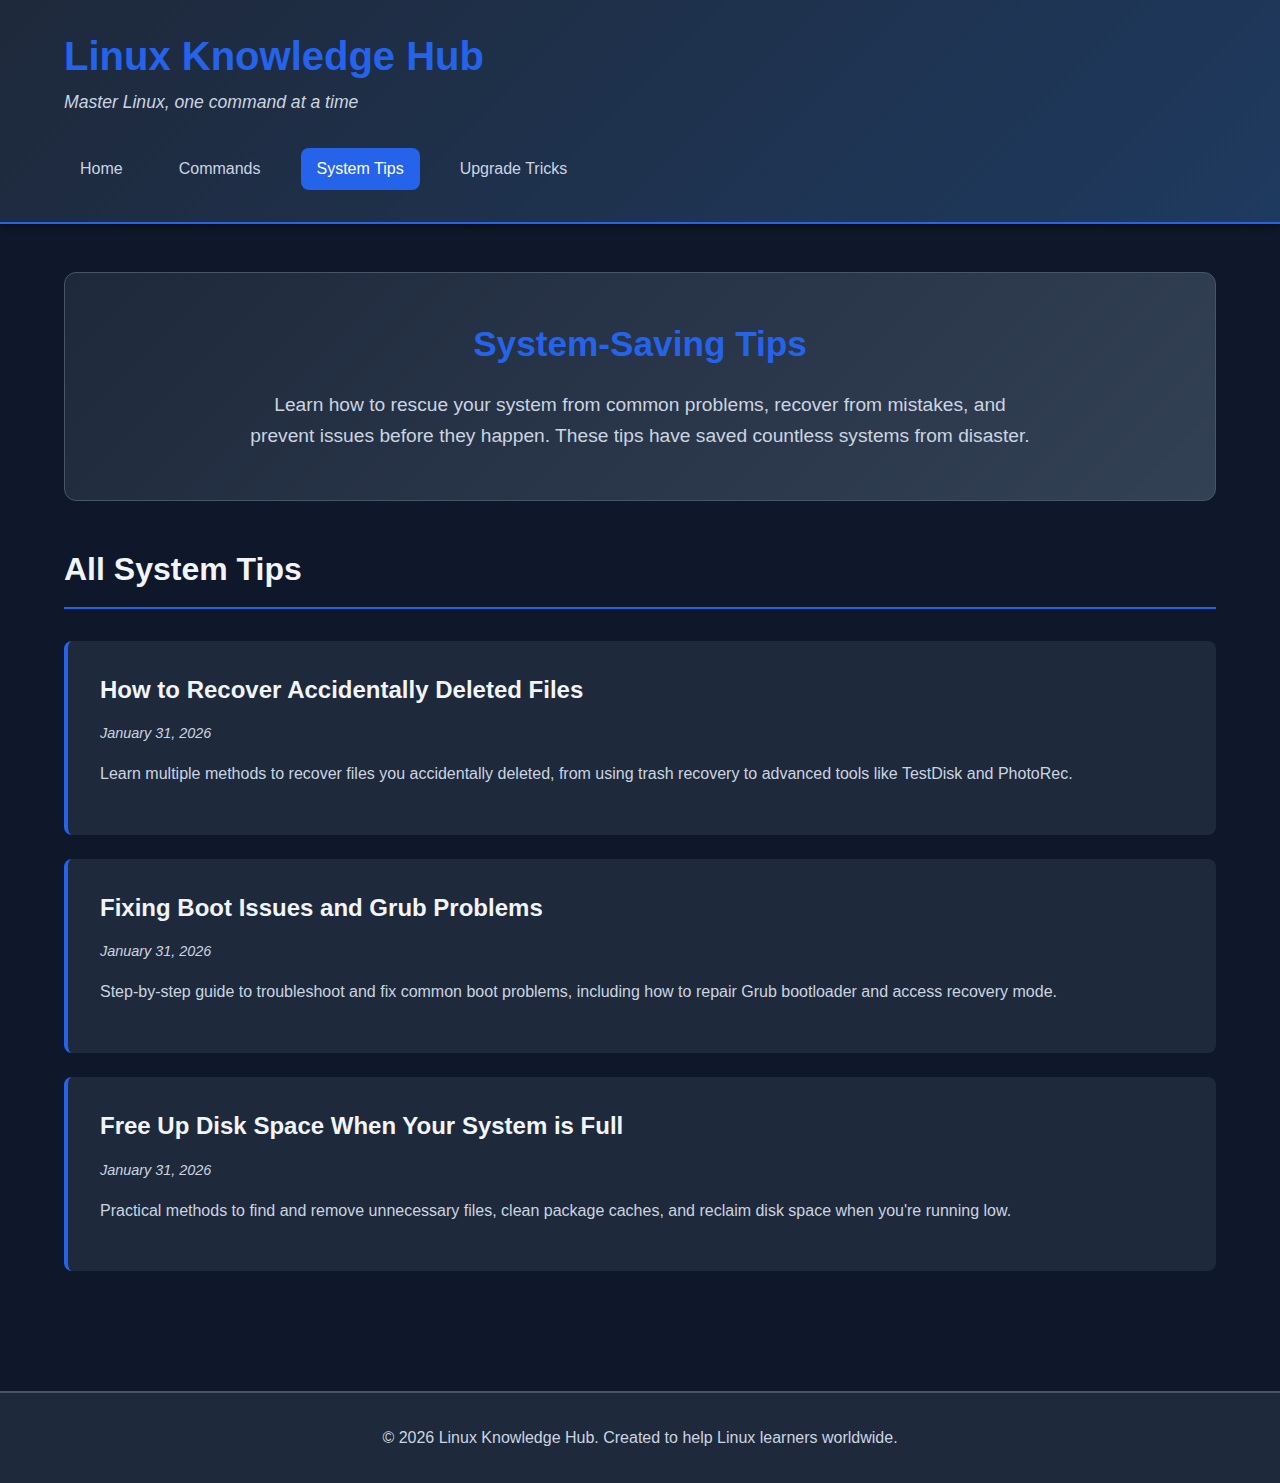
<file: pages/tips.html>
<!DOCTYPE html>
<html lang="en">
<head>
    <meta charset="UTF-8">
    <meta name="viewport" content="width=device-width, initial-scale=1.0">
    <meta name="description" content="System-saving tips for Linux - learn to troubleshoot, recover from mistakes, and keep your system running smoothly.">
    <title>System-Saving Tips - Linux Knowledge Hub</title>
    <link rel="stylesheet" href="../css/style.css">
</head>
<body>
    <header class="site-header">
        <div class="container">
            <h1 class="site-title">Linux Knowledge Hub</h1>
            <p class="site-tagline">Master Linux, one command at a time</p>
            <nav class="main-nav">
                <ul>
                    <li><a href="../index.html">Home</a></li>
                    <li><a href="commands.html">Commands</a></li>
                    <li><a href="tips.html" class="active">System Tips</a></li>
                    <li><a href="upgrades.html">Upgrade Tricks</a></li>
                </ul>
            </nav>
        </div>
    </header>
    <main class="main-content">
        <div class="container">
            <section class="hero">
                <h2>System-Saving Tips</h2>
                <p>Learn how to rescue your system from common problems, recover from mistakes, and prevent issues before they happen. These tips have saved countless systems from disaster.</p>
            </section>
            
            <section class="latest-content">
                <h2>All System Tips</h2>
                
                <article class="content-preview">
                    <h3><a href="recover-deleted-files.html">How to Recover Accidentally Deleted Files</a></h3>
                    <p class="date">January 31, 2026</p>
                    <p>Learn multiple methods to recover files you accidentally deleted, from using trash recovery to advanced tools like TestDisk and PhotoRec.</p>
                </article>

                <article class="content-preview">
                    <h3><a href="fix-boot-issues.html">Fixing Boot Issues and Grub Problems</a></h3>
                    <p class="date">January 31, 2026</p>
                    <p>Step-by-step guide to troubleshoot and fix common boot problems, including how to repair Grub bootloader and access recovery mode.</p>
                </article>

                <article class="content-preview">
                    <h3><a href="disk-space-cleanup.html">Free Up Disk Space When Your System is Full</a></h3>
                    <p class="date">January 31, 2026</p>
                    <p>Practical methods to find and remove unnecessary files, clean package caches, and reclaim disk space when you're running low.</p>
                </article>
                
                <!-- You'll add more tips here as you create them -->
                
            </section>
        </div>
    </main>
    <footer class="site-footer">
        <div class="container">
            <p>&copy; 2026 Linux Knowledge Hub. Created to help Linux learners worldwide.</p>
        </div>
    </footer>
</body>
</html>
</file>
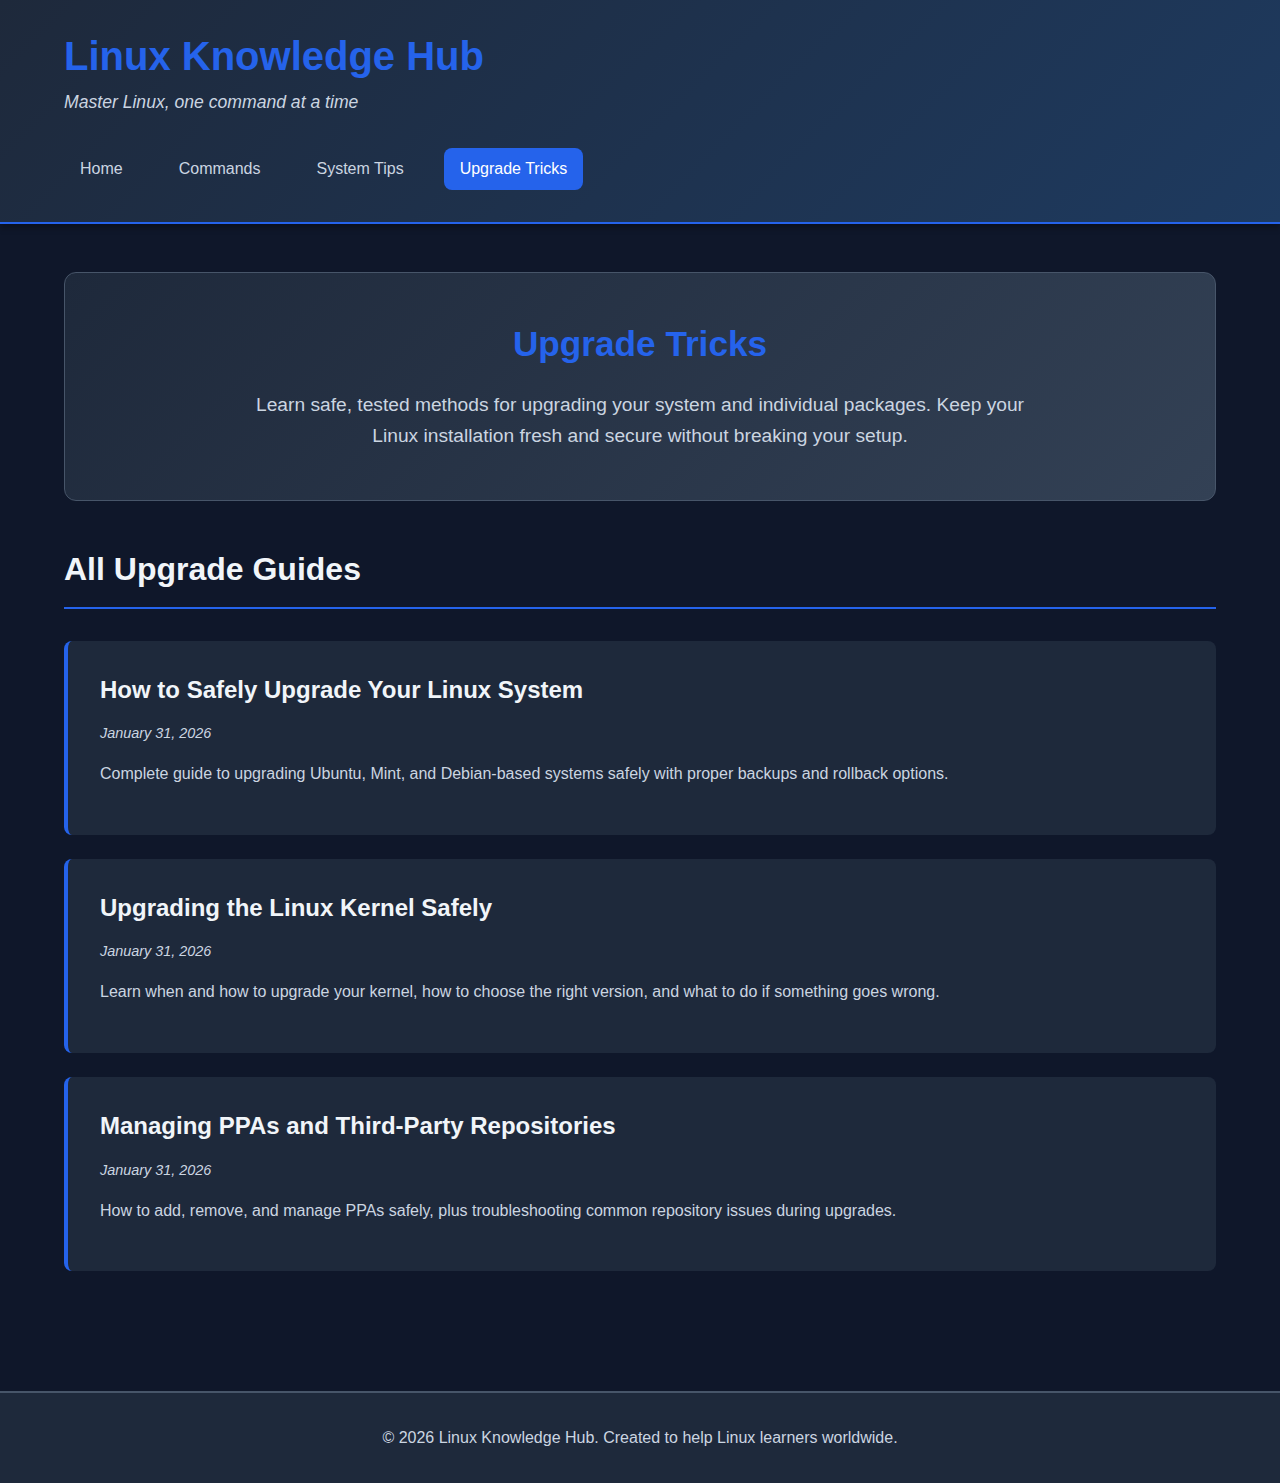
<file: pages/upgrades.html>
<!DOCTYPE html>
<html lang="en">
<head>
    <meta charset="UTF-8">
    <meta name="viewport" content="width=device-width, initial-scale=1.0">
    <meta name="description" content="Safe upgrade tricks for Linux - learn to upgrade your system and packages without breaking anything.">
    <title>Upgrade Tricks - Linux Knowledge Hub</title>
    <link rel="stylesheet" href="../css/style.css">
</head>
<body>
    <header class="site-header">
        <div class="container">
            <h1 class="site-title">Linux Knowledge Hub</h1>
            <p class="site-tagline">Master Linux, one command at a time</p>
            <nav class="main-nav">
                <ul>
                    <li><a href="../index.html">Home</a></li>
                    <li><a href="commands.html">Commands</a></li>
                    <li><a href="tips.html">System Tips</a></li>
                    <li><a href="upgrades.html" class="active">Upgrade Tricks</a></li>
                </ul>
            </nav>
        </div>
    </header>
    <main class="main-content">
        <div class="container">
            <section class="hero">
                <h2>Upgrade Tricks</h2>
                <p>Learn safe, tested methods for upgrading your system and individual packages. Keep your Linux installation fresh and secure without breaking your setup.</p>
            </section>
            
            <section class="latest-content">
                <h2>All Upgrade Guides</h2>
                
                <article class="content-preview">
                    <h3><a href="safe-system-upgrade.html">How to Safely Upgrade Your Linux System</a></h3>
                    <p class="date">January 31, 2026</p>
                    <p>Complete guide to upgrading Ubuntu, Mint, and Debian-based systems safely with proper backups and rollback options.</p>
                </article>

                <article class="content-preview">
                    <h3><a href="kernel-upgrade.html">Upgrading the Linux Kernel Safely</a></h3>
                    <p class="date">January 31, 2026</p>
                    <p>Learn when and how to upgrade your kernel, how to choose the right version, and what to do if something goes wrong.</p>
                </article>

                <article class="content-preview">
                    <h3><a href="manage-ppas.html">Managing PPAs and Third-Party Repositories</a></h3>
                    <p class="date">January 31, 2026</p>
                    <p>How to add, remove, and manage PPAs safely, plus troubleshooting common repository issues during upgrades.</p>
                </article>
                
                <!-- You'll add more upgrade guides here -->
                
            </section>
        </div>
    </main>
    <footer class="site-footer">
        <div class="container">
            <p>&copy; 2026 Linux Knowledge Hub. Created to help Linux learners worldwide.</p>
        </div>
    </footer>
</body>
</html>
</file>
<file: css/style.css>
* {
    margin: 0;
    padding: 0;
    box-sizing: border-box;
}

:root {
    --primary-color: #2563eb;
    --primary-dark: #1e40af;
    --background: #0f172a;
    --surface: #1e293b;
    --surface-light: #334155;
    --text-primary: #f1f5f9;
    --text-secondary: #cbd5e1;
    --border-color: #475569;
    --success: #10b981;
    --font-main: -apple-system, BlinkMacSystemFont, 'Segoe UI', Roboto, Oxygen, Ubuntu, sans-serif;
    --font-code: 'Courier New', Consolas, Monaco, monospace;
    --space-xs: 0.5rem;
    --space-sm: 1rem;
    --space-md: 1.5rem;
    --space-lg: 2rem;
    --space-xl: 3rem;
    --radius: 8px;
    --radius-lg: 12px;
    --container-width: 1200px;
}

body {
    font-family: var(--font-main);
    background-color: var(--background);
    color: var(--text-primary);
    line-height: 1.6;
    font-size: 16px;
}

.container {
    max-width: var(--container-width);
    margin: 0 auto;
    padding: 0 var(--space-md);
}

h1 {
    font-size: 2.5rem;
    font-weight: 700;
    line-height: 1.2;
    margin-bottom: var(--space-md);
}

h2 {
    font-size: 2rem;
    font-weight: 600;
    line-height: 1.3;
    margin-bottom: var(--space-md);
    color: var(--text-primary);
}

h3 {
    font-size: 1.5rem;
    font-weight: 600;
    line-height: 1.4;
    margin-bottom: var(--space-sm);
}

p {
    margin-bottom: var(--space-sm);
    color: var(--text-secondary);
}

.site-header {
    background: linear-gradient(135deg, var(--surface) 0%, #1e3a5f 100%);
    padding: var(--space-lg) 0;
    border-bottom: 2px solid var(--primary-color);
    box-shadow: 0 4px 6px rgba(0, 0, 0, 0.3);
}

.site-title {
    color: var(--primary-color);
    margin-bottom: var(--space-xs);
    font-size: 2.5rem;
}

.site-tagline {
    color: var(--text-secondary);
    font-size: 1.1rem;
    margin-bottom: var(--space-lg);
    font-style: italic;
}

.main-nav ul {
    list-style: none;
    display: flex;
    gap: var(--space-md);
    flex-wrap: wrap;
}

.main-nav a {
    color: var(--text-secondary);
    text-decoration: none;
    padding: var(--space-xs) var(--space-sm);
    border-radius: var(--radius);
    transition: all 0.3s ease;
    font-weight: 500;
    display: block;
}

.main-nav a:hover {
    background-color: var(--surface-light);
    color: var(--primary-color);
    transform: translateY(-2px);
}

.main-nav a.active {
    background-color: var(--primary-color);
    color: white;
}

.main-content {
    padding: var(--space-xl) 0;
    min-height: 60vh;
}

.hero {
    text-align: center;
    padding: var(--space-xl) var(--space-md);
    background: linear-gradient(135deg, var(--surface) 0%, var(--surface-light) 100%);
    border-radius: var(--radius-lg);
    margin-bottom: var(--space-xl);
    border: 1px solid var(--border-color);
}

.hero h2 {
    color: var(--primary-color);
    font-size: 2.2rem;
}

.hero p {
    font-size: 1.2rem;
    max-width: 800px;
    margin: 0 auto;
    color: var(--text-secondary);
}

.content-grid {
    display: grid;
    grid-template-columns: repeat(auto-fit, minmax(300px, 1fr));
    gap: var(--space-lg);
    margin-bottom: var(--space-xl);
}

.card {
    background-color: var(--surface);
    padding: var(--space-lg);
    border-radius: var(--radius-lg);
    border: 1px solid var(--border-color);
    transition: transform 0.3s ease, box-shadow 0.3s ease;
}

.card:hover {
    transform: translateY(-5px);
    box-shadow: 0 10px 30px rgba(37, 99, 235, 0.2);
    border-color: var(--primary-color);
}

.card h3 {
    color: var(--primary-color);
    margin-bottom: var(--space-sm);
}

.card p {
    margin-bottom: var(--space-md);
}

.card-link {
    color: var(--primary-color);
    text-decoration: none;
    font-weight: 600;
    display: inline-flex;
    align-items: center;
    transition: gap 0.3s ease;
    gap: 0.5rem;
}

.card-link:hover {
    gap: 0.8rem;
    color: var(--primary-dark);
}

.latest-content {
    margin-top: var(--space-xl);
}

.latest-content h2 {
    border-bottom: 2px solid var(--primary-color);
    padding-bottom: var(--space-sm);
    margin-bottom: var(--space-lg);
}

.content-preview {
    background-color: var(--surface);
    padding: var(--space-lg);
    border-radius: var(--radius);
    margin-bottom: var(--space-md);
    border-left: 4px solid var(--primary-color);
    transition: background-color 0.3s ease;
}

.content-preview:hover {
    background-color: var(--surface-light);
}

.content-preview h3 a {
    color: var(--text-primary);
    text-decoration: none;
    transition: color 0.3s ease;
}

.content-preview h3 a:hover {
    color: var(--primary-color);
}

.date {
    color: var(--text-secondary);
    font-size: 0.9rem;
    font-style: italic;
    margin-bottom: var(--space-sm);
}

.site-footer {
    background-color: var(--surface);
    padding: var(--space-lg) 0;
    margin-top: var(--space-xl);
    border-top: 2px solid var(--border-color);
    text-align: center;
}

.site-footer p {
    color: var(--text-secondary);
    margin: 0;
}

@media (max-width: 768px) {
    h1 {
        font-size: 2rem;
    }
    h2 {
        font-size: 1.5rem;
    }
    .site-title {
        font-size: 2rem;
    }
    .hero h2 {
        font-size: 1.8rem;
    }
    .hero p {
        font-size: 1rem;
    }
    .main-nav ul {
        flex-direction: column;
        gap: var(--space-xs);
    }
    .main-nav a {
        text-align: center;
    }
}

@media (max-width: 480px) {
    .container {
        padding: 0 var(--space-sm);
    }
    .card {
        padding: var(--space-md);
    }
}

code {
    font-family: var(--font-code);
    background-color: var(--surface-light);
    padding: 0.2rem 0.4rem;
    border-radius: 4px;
    color: var(--success);
    font-size: 0.9em;
}

pre {
    background-color: var(--surface-light);
    padding: var(--space-md);
    border-radius: var(--radius);
    overflow-x: auto;
    margin-bottom: var(--space-md);
    border-left: 4px solid var(--primary-color);
}

pre code {
    background: none;
    padding: 0;
}
</file>
